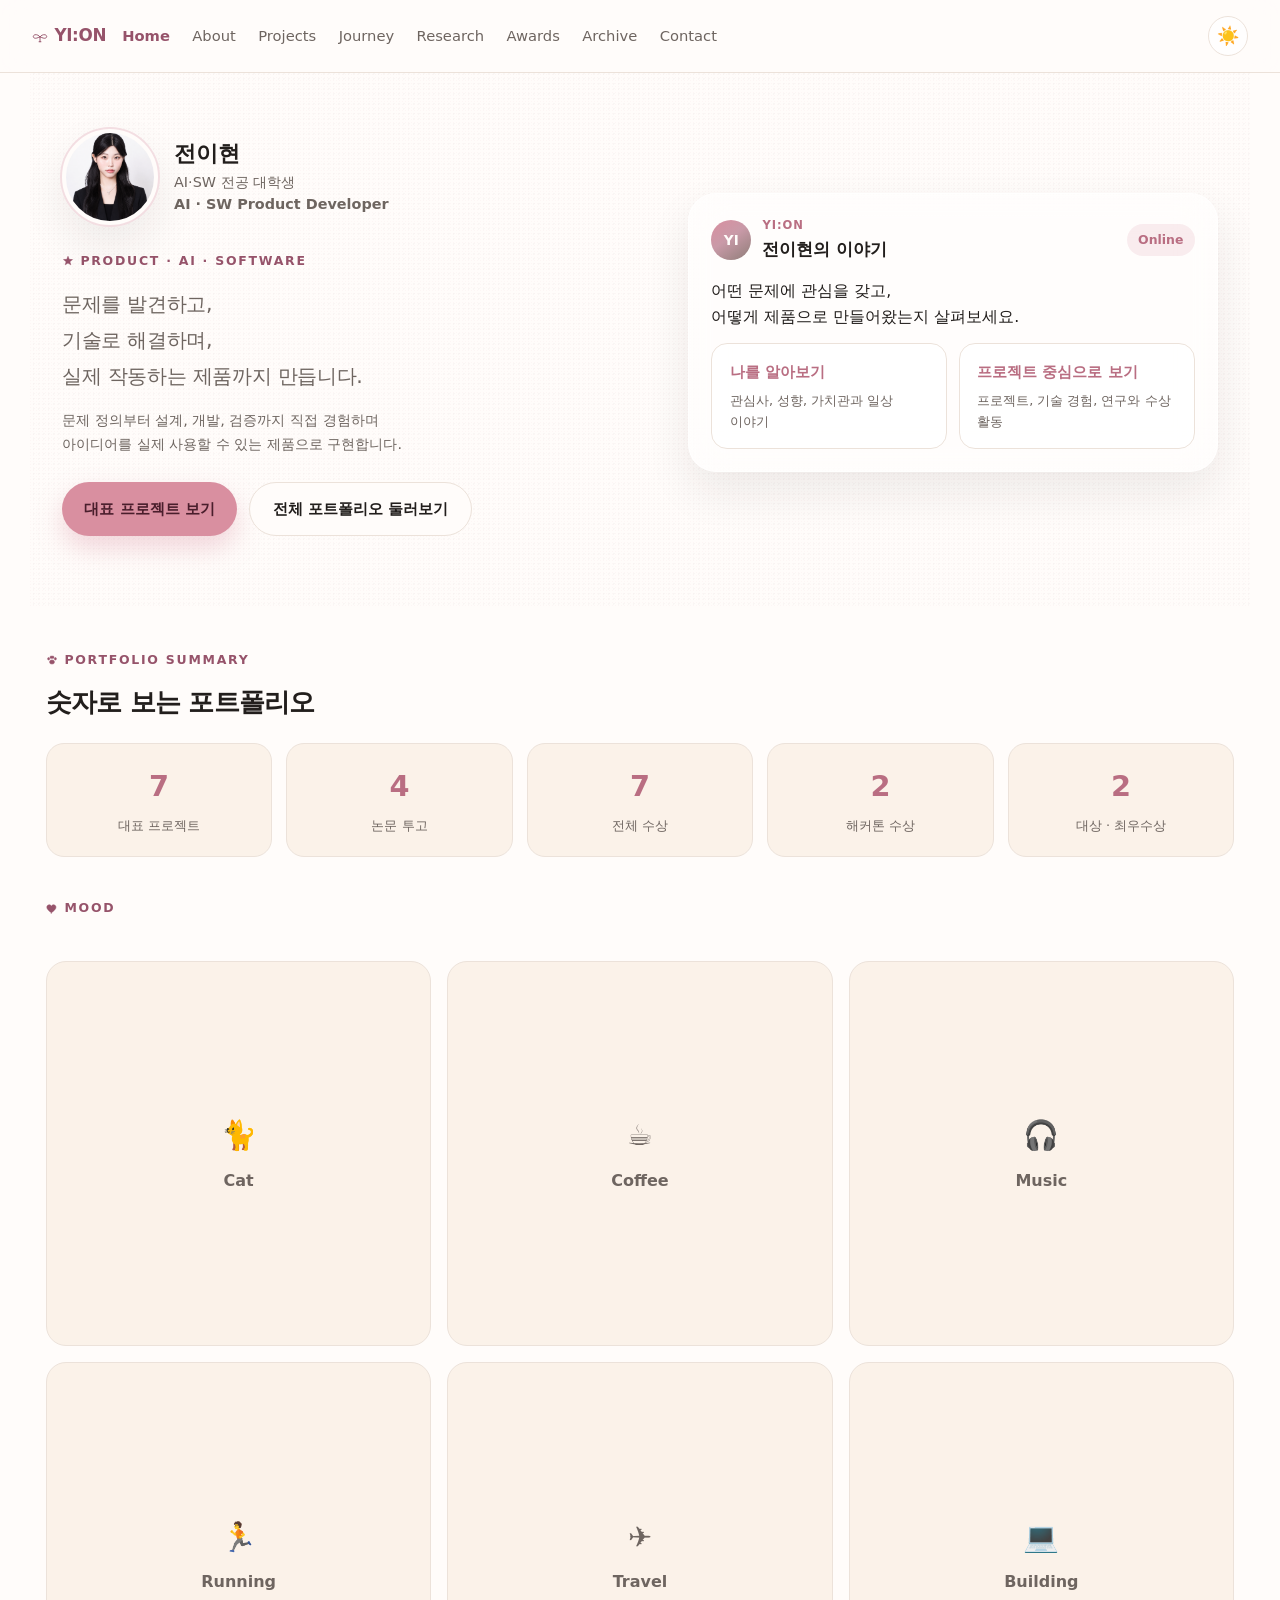
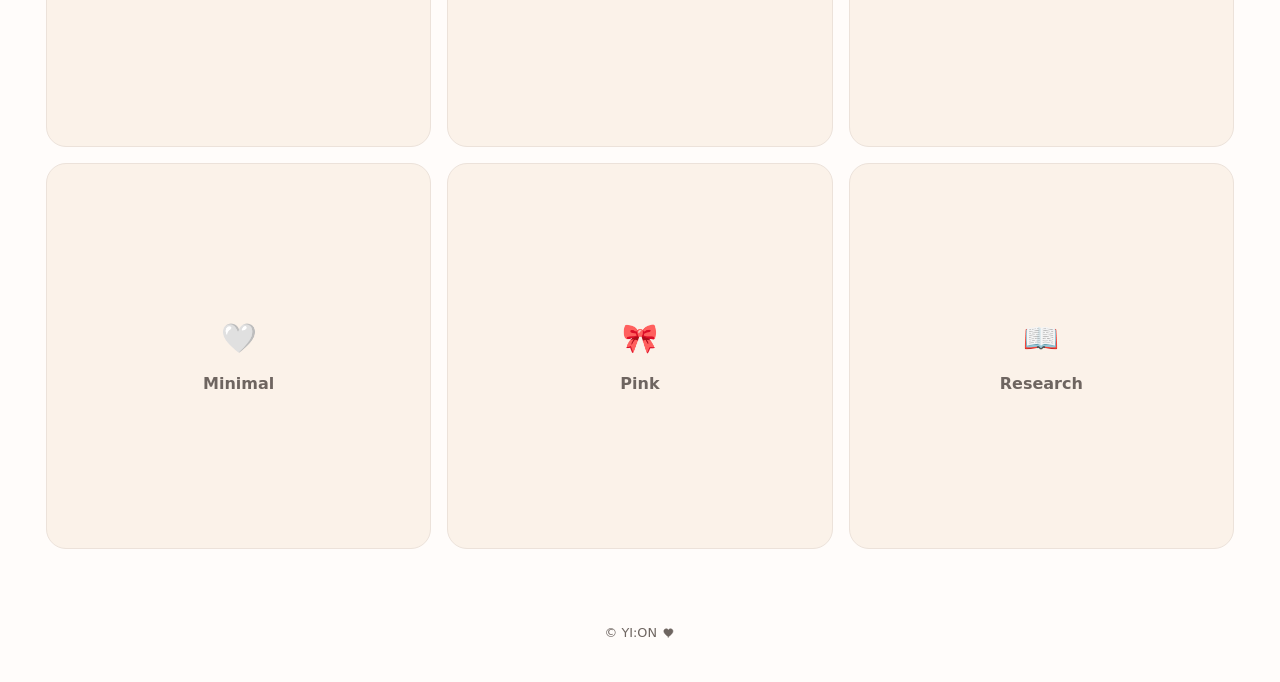
<file: index.html>
<!DOCTYPE html>
<html lang="ko">
  <head>
    <meta charset="UTF-8" />
    <script>(()=>{const v=new URLSearchParams(location.search).get('theme');const t=v==='interview'?'interview':'daily';document.documentElement.dataset.theme=t;document.documentElement.style.colorScheme=t==='interview'?'dark':'light'})()</script>
    <meta name="color-scheme" content="light dark" />
    <meta name="theme-color" content="#1d1a1f" />
    <link rel="icon" href="favicon.svg" type="image/svg+xml" />
    <meta name="viewport" content="width=device-width, initial-scale=1.0" />
    <title>YI:ON — 전이현을 가장 잘 아는 AI</title>
    <meta
      name="description"
      content="YI:ON은 전이현을 가장 잘 아는 AI입니다. 프로젝트, 연구, 해커톤, 창업, 취향과 성장 기록을 대화하며 알아가는 인터랙티브 포트폴리오 아카이브."
    />
    <link rel="stylesheet" href="styles.css" />
    <link rel="stylesheet" href="theme.css" />
    <script src="theme.js" defer></script>
  </head>
  <body data-page="home">
    <!-- Kitty-core 아이콘 스프라이트: 캐릭터 없이 리본/발바닥/별/하트/고양이 귀 실루엣만 아주 작게 사용 -->
    <svg style="display: none">
      <symbol id="icon-ribbon" viewBox="0 0 24 24">
        <path d="M12 13.2c-1.6-2-4.6-3.6-7.4-3.1C2.7 10.5 1.6 12 2 13.4c.5 1.7 2.6 2.3 4.4 1.9 1.9-.4 3.9-1.3 5.6-2.1zm0 0c1.6-2 4.6-3.6 7.4-3.1 1.9.4 3 1.9 2.6 3.3-.5 1.7-2.6 2.3-4.4 1.9-1.9-.4-3.9-1.3-5.6-2.1zm0 0v7.4M10.6 20.6h2.8" fill="none" stroke="currentColor" stroke-width="1.4" stroke-linecap="round" stroke-linejoin="round"/>
      </symbol>
      <symbol id="icon-paw" viewBox="0 0 24 24">
        <ellipse cx="12" cy="16" rx="5" ry="4.2"/>
        <ellipse cx="5.2" cy="9.6" rx="2" ry="2.4"/>
        <ellipse cx="10.2" cy="6.4" rx="2" ry="2.6"/>
        <ellipse cx="13.8" cy="6.4" rx="2" ry="2.6"/>
        <ellipse cx="18.8" cy="9.6" rx="2" ry="2.4"/>
      </symbol>
      <symbol id="icon-star" viewBox="0 0 24 24">
        <path d="M12 2.5l2.4 6.2 6.6.4-5.2 4.2 1.8 6.4L12 16.2l-5.6 3.5 1.8-6.4-5.2-4.2 6.6-.4z"/>
      </symbol>
      <symbol id="icon-heart" viewBox="0 0 24 24">
        <path d="M12 20.2s-7.6-4.6-9.8-9.3C.6 7.4 2.4 4 5.9 3.6c2-.2 3.8.9 4.9 2.6 1.1-1.7 3-2.8 4.9-2.6 3.5.4 5.3 3.8 3.7 7.3-2.2 4.7-9.8 9.3-9.8 9.3z"/>
      </symbol>
      <symbol id="icon-cat-ears" viewBox="0 0 100 60">
        <path d="M14 46 C14 22, 26 8, 34 26 Z"/>
        <path d="M86 46 C86 22, 74 8, 66 26 Z"/>
      </symbol>
    </svg>

    <header class="site-header">
      <a class="brand" href="index.html">
        <svg class="icon icon-ribbon" width="16" height="16"><use href="#icon-ribbon"/></svg>
        YI:ON
      </a>
      <nav class="nav-links" id="navLinks">
        <a href="index.html" data-nav="home">Home</a>
        <a href="about.html" data-nav="about">About</a>
        <a href="projects.html" data-nav="projects">Projects</a>
        <a href="journey.html" data-nav="journey">Journey</a>
        <a href="research.html" data-nav="research">Research</a>
        <a href="awards.html" data-nav="awards">Awards</a>
        <a href="archive.html" data-nav="archive">Archive</a>
        <a href="contact.html" data-nav="contact">Contact</a>
      </nav>
      <button class="nav-toggle" id="navToggle" aria-label="메뉴 열기" aria-expanded="false">
        <span></span><span></span><span></span>
      </button>
    </header>

    <main id="top">
      <section class="hero">
        <div class="hero-bg-grain" aria-hidden="true"></div>
        <div class="hero-copy reveal">
          <div class="profile-hero">
            <div class="avatar-photo avatar-photo-sm" aria-hidden="true">
              <svg class="cat-ears" viewBox="0 0 100 60" aria-hidden="true"><use href="#icon-cat-ears"/></svg>
              <span>YI</span>
            </div>
            <div>
              <p class="profile-hero-name">전이현</p>
              <p class="profile-hero-desc">
                AI·SW 전공 대학생<br />
                <strong>AI · SW Product Developer</strong>
              </p>
            </div>
          </div>
          <p class="eyebrow">
            <svg class="icon icon-star" width="12" height="12"><use href="#icon-star"/></svg>
            PRODUCT · AI · SOFTWARE
          </p>
          <h1 class="hero-text hero-statement">
            문제를 발견하고,<br />
            기술로 해결하며,<br />
            실제 작동하는 제품까지 만듭니다.
          </h1>
          <p class="hero-subtext">
            문제 정의부터 설계, 개발, 검증까지 직접 경험하며<br />
            아이디어를 실제 사용할 수 있는 제품으로 구현합니다.
          </p>
          <div class="hero-actions">
            <a class="btn btn-primary" href="projects.html">대표 프로젝트 보기</a>
            <a class="btn btn-secondary" href="#summary">전체 포트폴리오 둘러보기</a>
          </div>
        </div>

        <div class="hero-panel reveal" id="chat">
          <div class="chat-header">
            <div class="chat-header-left">
              <span class="ai-avatar">YI</span>
              <div>
                <p class="chat-label">YI:ON</p>
                <h2>전이현의 이야기</h2>
              </div>
            </div>
            <span class="status-pill">Online</span>
          </div>
          <p class="assistant-widget-prompt">
            어떤 문제에 관심을 갖고,<br />
            어떻게 제품으로 만들어왔는지 살펴보세요.
          </p>
          <div class="chat-entry-grid">
            <a class="chat-entry-card" href="chat-about.html">
              <span class="chat-entry-card-title">나를 알아보기</span>
              <span class="chat-entry-card-desc">관심사, 성향, 가치관과 일상 이야기</span>
            </a>
            <a class="chat-entry-card" href="chat-career.html">
              <span class="chat-entry-card-title">프로젝트 중심으로 보기</span>
              <span class="chat-entry-card-desc">프로젝트, 기술 경험, 연구와 수상 활동</span>
            </a>
          </div>
        </div>
      </section>

      <section class="section summary-section" id="summary">
        <div class="section-heading reveal">
          <p class="eyebrow">
            <svg class="icon icon-paw" width="12" height="12"><use href="#icon-paw"/></svg>
            Portfolio Summary
          </p>
          <h2>숫자로 보는 포트폴리오</h2>
        </div>
        <div class="summary-grid reveal" id="summaryGrid"></div>
      </section>

      <!-- 모바일 전용: 대표 프로젝트 (데스크톱은 CSS로 숨김) -->
      <section class="section mobile-only-section" id="homeFeatured">
        <div class="section-heading">
          <p class="eyebrow">
            <svg class="icon icon-star" width="12" height="12"><use href="#icon-star"/></svg>
            Featured
          </p>
          <h2>대표 프로젝트</h2>
        </div>
        <div class="card-grid-v2--scroll" id="homeFeaturedGrid"></div>
        <a class="card-detail-link" href="projects.html" style="display:inline-block; margin-top:0.8rem">전체 프로젝트 보기 →</a>
      </section>

      <!-- 모바일 전용: Research/Awards/Journey 바로가기 -->
      <section class="section mobile-only-section" id="homeQuickLinks">
        <div class="section-heading">
          <h2>더 알아보기</h2>
        </div>
        <div class="quicklink-grid">
          <a class="quicklink-card" href="research.html">
            <span class="quicklink-icon">📖</span>
            <span>Research</span>
            <span class="quicklink-sub" id="quickPapersSub"></span>
          </a>
          <a class="quicklink-card" href="awards.html">
            <span class="quicklink-icon">🏆</span>
            <span>Awards</span>
            <span class="quicklink-sub" id="quickAwardsSub"></span>
          </a>
          <a class="quicklink-card" href="journey.html">
            <span class="quicklink-icon">🧭</span>
            <span>Journey</span>
            <span class="quicklink-sub" id="quickJourneySub"></span>
          </a>
        </div>
      </section>

      <!-- 모바일 전용: 외부 링크바 -->
      <section class="section mobile-only-section" id="homeLinks">
        <div class="link-row link-row-center">
          <a class="link-chip" href="https://github.com/komosjs44-afk?tab=repositories" target="_blank" rel="noreferrer">GitHub</a>
          <a class="link-chip" href="https://instagram.com/hy_oiner" target="_blank" rel="noreferrer">Instagram</a>
          <a class="link-chip" href="mailto:komosjs44@hs.ac.kr">Email</a>
        </div>
      </section>

      <section class="section mood-section" id="mood">
        <div class="section-heading reveal">
          <p class="eyebrow">
            <svg class="icon icon-heart" width="12" height="12"><use href="#icon-heart"/></svg>
            Mood
          </p>
        </div>
        <div class="mood-grid">
          <div class="mood-card reveal"><span class="mood-emoji">🐈</span>Cat</div>
          <div class="mood-card reveal"><span class="mood-emoji">☕</span>Coffee</div>
          <div class="mood-card reveal"><span class="mood-emoji">🎧</span>Music</div>
          <div class="mood-card reveal"><span class="mood-emoji">🏃</span>Running</div>
          <div class="mood-card reveal"><span class="mood-emoji">✈️</span>Travel</div>
          <div class="mood-card reveal"><span class="mood-emoji">💻</span>Building</div>
          <div class="mood-card reveal"><span class="mood-emoji">🤍</span>Minimal</div>
          <div class="mood-card reveal"><span class="mood-emoji">🎀</span>Pink</div>
          <div class="mood-card reveal"><span class="mood-emoji">📖</span>Research</div>
        </div>
      </section>
    </main>

    <footer class="site-footer">
      <span>© YI:ON</span>
      <svg class="icon icon-heart" width="12" height="12"><use href="#icon-heart"/></svg>
    </footer>

    <nav class="app-tabbar" id="appTabbar" aria-label="주요 메뉴">
      <a class="app-tab" data-tab="home" href="index.html">
        <svg width="20" height="20" viewBox="0 0 24 24" fill="none" stroke="currentColor" stroke-width="1.6" stroke-linecap="round" stroke-linejoin="round"><path d="M3 11l9-7 9 7"/><path d="M5 10v9a1 1 0 0 0 1 1h4v-6h4v6h4a1 1 0 0 0 1-1v-9"/></svg>
        <span>Home</span>
      </a>
      <a class="app-tab" data-tab="projects" href="projects.html">
        <svg width="20" height="20" viewBox="0 0 24 24" fill="none" stroke="currentColor" stroke-width="1.6"><rect x="3" y="3" width="8" height="8" rx="2"/><rect x="13" y="3" width="8" height="8" rx="2"/><rect x="3" y="13" width="8" height="8" rx="2"/><rect x="13" y="13" width="8" height="8" rx="2"/></svg>
        <span>Projects</span>
      </a>
      <a class="app-tab" data-tab="chat" href="chat.html">
        <svg width="20" height="20" viewBox="0 0 24 24" fill="none" stroke="currentColor" stroke-width="1.6" stroke-linecap="round" stroke-linejoin="round"><path d="M21 11.5a8.38 8.38 0 0 1-.9 3.8 8.5 8.5 0 0 1-7.6 4.7 8.38 8.38 0 0 1-3.8-.9L3 21l1.9-5.7a8.38 8.38 0 0 1-.9-3.8 8.5 8.5 0 0 1 4.7-7.6 8.38 8.38 0 0 1 3.8-.9h.5a8.48 8.48 0 0 1 8 8v.5z"/></svg>
        <span>Chat</span>
      </a>
      <a class="app-tab" data-tab="profile" href="about.html">
        <svg width="20" height="20" viewBox="0 0 24 24" fill="none" stroke="currentColor" stroke-width="1.6" stroke-linecap="round"><circle cx="12" cy="8" r="4"/><path d="M4 20c0-4 3.6-7 8-7s8 3 8 7"/></svg>
        <span>Profile</span>
      </a>
    </nav>

    <script src="data/projects.js"></script>
    <script src="data/papers.js"></script>
    <script src="data/awards.js"></script>
    <script src="data/activities.js"></script>
    <script src="data/presentations.js"></script>
    <script src="data/chat-engine.js"></script>
    <script src="script.js"></script>
  </body>
</html>
</file>
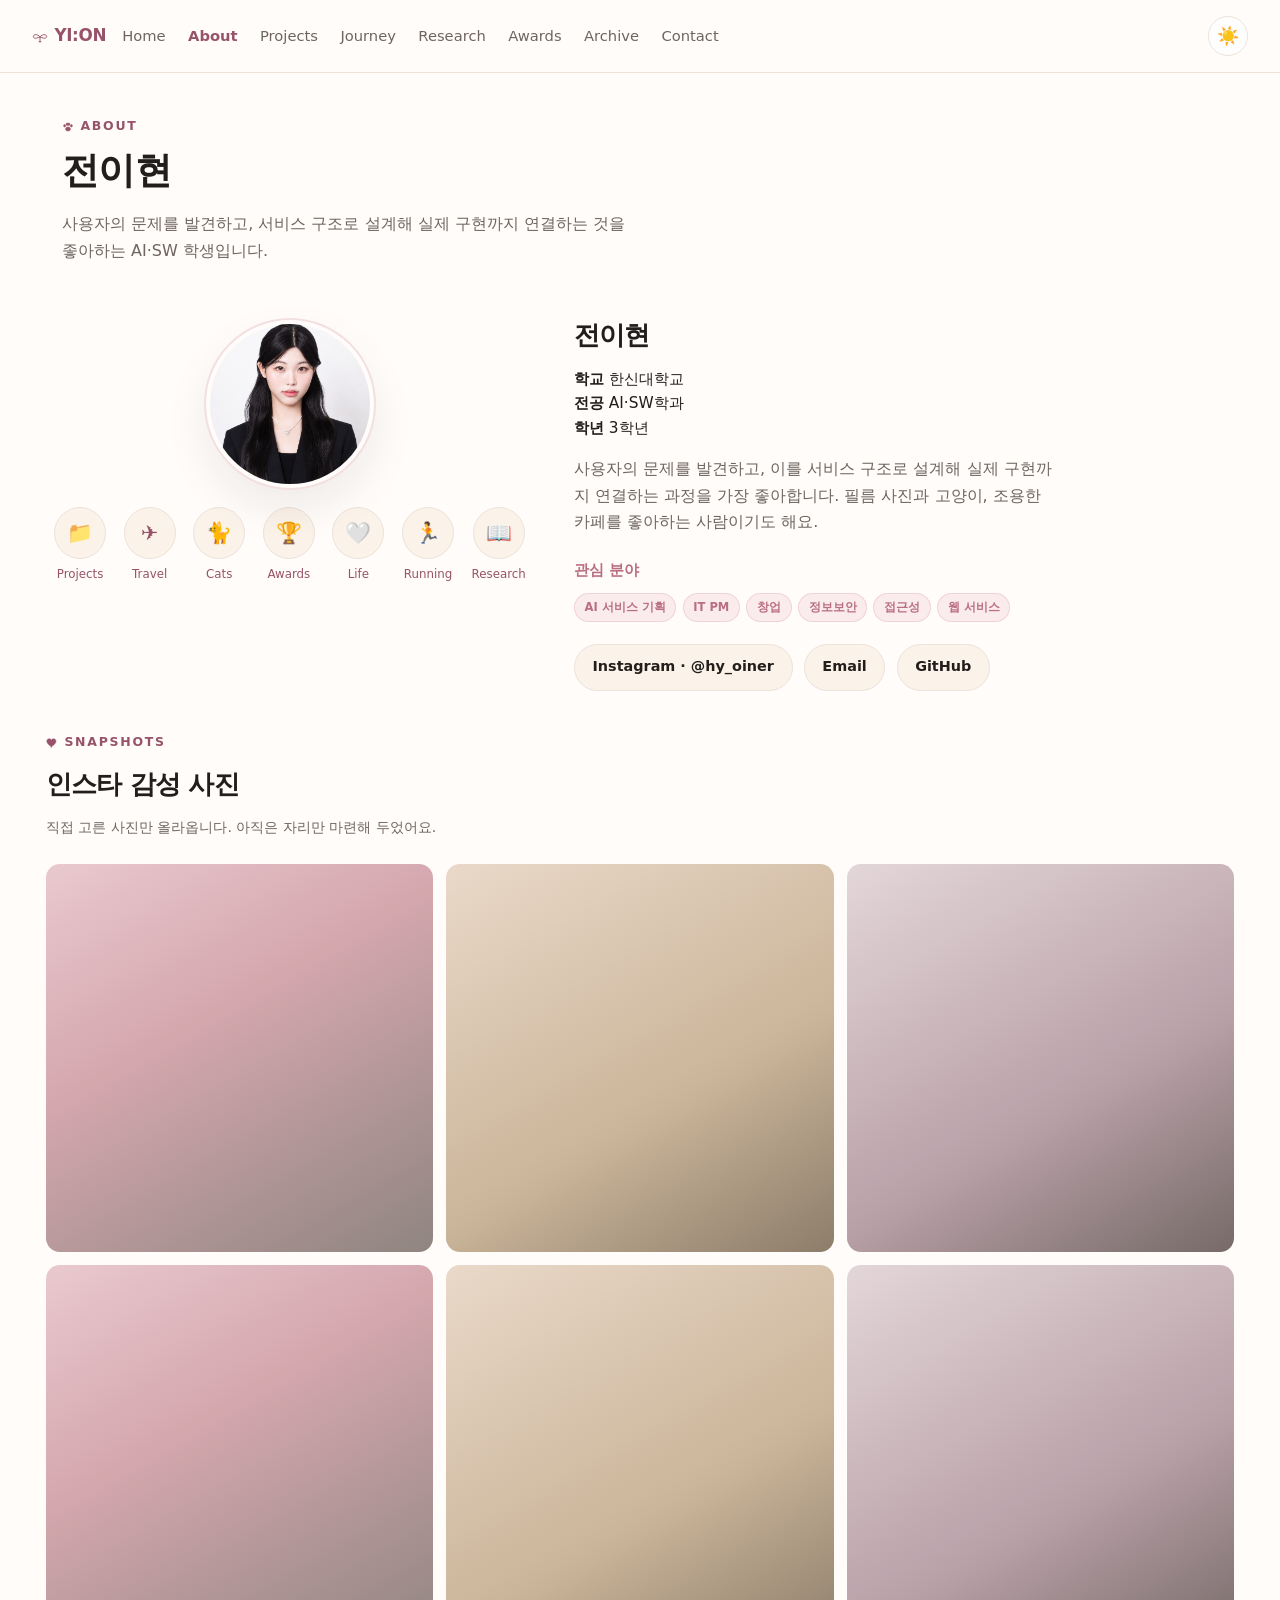
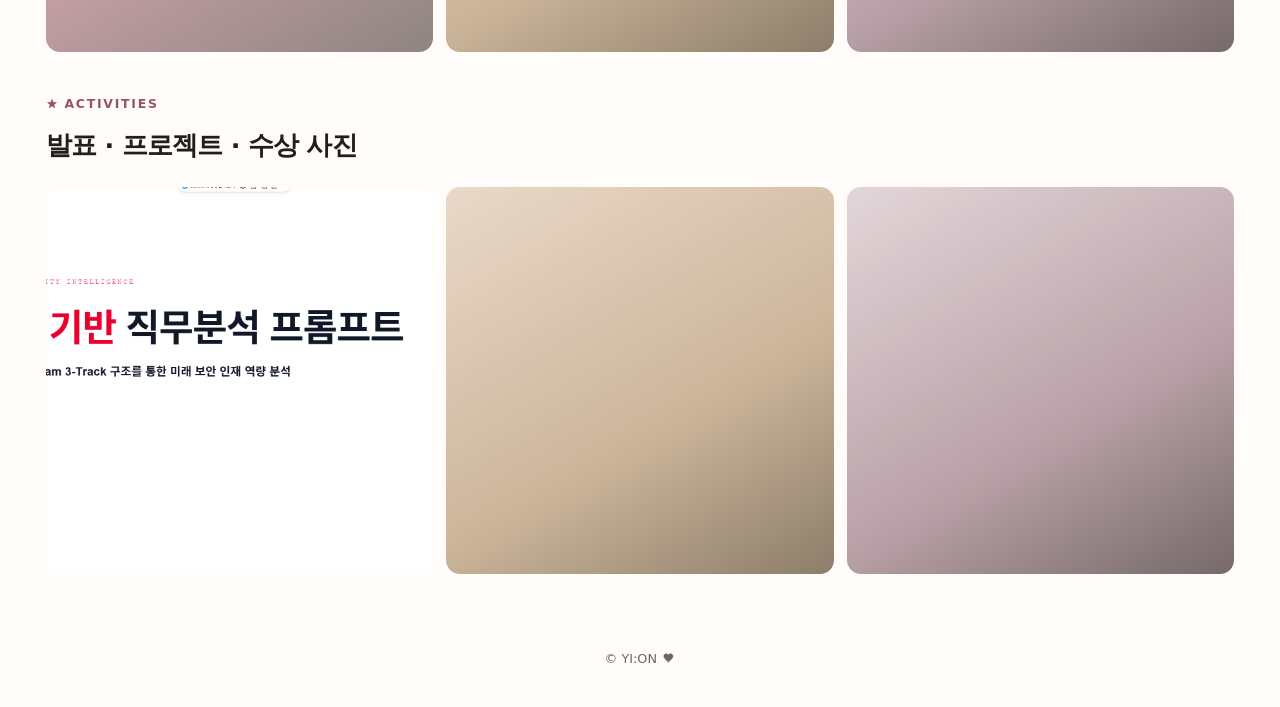
<file: about.html>
<!DOCTYPE html>
<html lang="ko">
  <head>
    <meta charset="UTF-8" />
    <script>(()=>{const v=new URLSearchParams(location.search).get('theme');const t=v==='interview'?'interview':'daily';document.documentElement.dataset.theme=t;document.documentElement.style.colorScheme=t==='interview'?'dark':'light'})()</script>
    <meta name="color-scheme" content="light dark" />
    <meta name="theme-color" content="#1d1a1f" />
    <link rel="icon" href="favicon.svg" type="image/svg+xml" />
    <meta name="viewport" content="width=device-width, initial-scale=1.0" />
    <title>About — YI:ON</title>
    <meta name="description" content="전이현의 프로필, 관심 분야, 활동과 수상 사진 아카이브" />
    <link rel="stylesheet" href="styles.css" />
    <link rel="stylesheet" href="theme.css" />
    <script src="theme.js" defer></script>
  </head>
  <body data-page="about">
    <svg style="display: none">
      <symbol id="icon-ribbon" viewBox="0 0 24 24">
        <path d="M12 13.2c-1.6-2-4.6-3.6-7.4-3.1C2.7 10.5 1.6 12 2 13.4c.5 1.7 2.6 2.3 4.4 1.9 1.9-.4 3.9-1.3 5.6-2.1zm0 0c1.6-2 4.6-3.6 7.4-3.1 1.9.4 3 1.9 2.6 3.3-.5 1.7-2.6 2.3-4.4 1.9-1.9-.4-3.9-1.3-5.6-2.1zm0 0v7.4M10.6 20.6h2.8" fill="none" stroke="currentColor" stroke-width="1.4" stroke-linecap="round" stroke-linejoin="round"/>
      </symbol>
      <symbol id="icon-paw" viewBox="0 0 24 24">
        <ellipse cx="12" cy="16" rx="5" ry="4.2"/>
        <ellipse cx="5.2" cy="9.6" rx="2" ry="2.4"/>
        <ellipse cx="10.2" cy="6.4" rx="2" ry="2.6"/>
        <ellipse cx="13.8" cy="6.4" rx="2" ry="2.6"/>
        <ellipse cx="18.8" cy="9.6" rx="2" ry="2.4"/>
      </symbol>
      <symbol id="icon-star" viewBox="0 0 24 24">
        <path d="M12 2.5l2.4 6.2 6.6.4-5.2 4.2 1.8 6.4L12 16.2l-5.6 3.5 1.8-6.4-5.2-4.2 6.6-.4z"/>
      </symbol>
      <symbol id="icon-heart" viewBox="0 0 24 24">
        <path d="M12 20.2s-7.6-4.6-9.8-9.3C.6 7.4 2.4 4 5.9 3.6c2-.2 3.8.9 4.9 2.6 1.1-1.7 3-2.8 4.9-2.6 3.5.4 5.3 3.8 3.7 7.3-2.2 4.7-9.8 9.3-9.8 9.3z"/>
      </symbol>
      <symbol id="icon-cat-ears" viewBox="0 0 100 60">
        <path d="M14 46 C14 22, 26 8, 34 26 Z"/>
        <path d="M86 46 C86 22, 74 8, 66 26 Z"/>
      </symbol>
    </svg>

    <header class="site-header">
      <a class="brand" href="index.html">
        <svg class="icon icon-ribbon" width="16" height="16"><use href="#icon-ribbon"/></svg>
        YI:ON
      </a>
      <nav class="nav-links" id="navLinks">
        <a href="index.html" data-nav="home">Home</a>
        <a href="about.html" data-nav="about">About</a>
        <a href="projects.html" data-nav="projects">Projects</a>
        <a href="journey.html" data-nav="journey">Journey</a>
        <a href="research.html" data-nav="research">Research</a>
        <a href="awards.html" data-nav="awards">Awards</a>
        <a href="archive.html" data-nav="archive">Archive</a>
        <a href="contact.html" data-nav="contact">Contact</a>
      </nav>
      <button class="nav-toggle" id="navToggle" aria-label="메뉴 열기" aria-expanded="false">
        <span></span><span></span><span></span>
      </button>
    </header>

    <main>
      <!-- 데스크톱(900px 이상) 전용: 기존 인스타 프로필 레이아웃 그대로 -->
      <div id="aboutDesktop">
      <div class="page-hero reveal">
        <p class="eyebrow">
          <svg class="icon icon-paw" width="12" height="12"><use href="#icon-paw"/></svg>
          About
        </p>
        <h1>전이현</h1>
        <p>사용자의 문제를 발견하고, 서비스 구조로 설계해 실제 구현까지 연결하는 것을 좋아하는 AI·SW 학생입니다.</p>
      </div>

      <section class="section about-section" id="profile">
        <div class="ig-profile reveal">
          <div class="ig-profile-left">
            <!-- 메인 프로필 사진은 .avatar-photo 배경의 assets/profile-suit.png를 사용 -->
            <div class="avatar-photo">
              <svg class="cat-ears" viewBox="0 0 100 60" aria-hidden="true"><use href="#icon-cat-ears"/></svg>
              <span>YI</span>
            </div>
            <div class="highlights">
              <a class="highlight" href="projects.html">
                <span class="highlight-circle">📁</span>Projects
              </a>
              <a class="highlight" href="index.html#mood">
                <span class="highlight-circle">✈️</span>Travel
              </a>
              <a class="highlight" href="index.html#mood">
                <span class="highlight-circle">🐈</span>Cats
              </a>
              <a class="highlight" href="awards.html">
                <span class="highlight-circle">🏆</span>Awards
              </a>
              <a class="highlight" href="index.html#mood">
                <span class="highlight-circle">🤍</span>Life
              </a>
              <a class="highlight" href="index.html#mood">
                <span class="highlight-circle">🏃</span>Running
              </a>
              <a class="highlight" href="research.html">
                <span class="highlight-circle">📖</span>Research
              </a>
            </div>
          </div>

          <div class="ig-profile-right">
            <h2 class="ig-name">전이현</h2>
            <ul class="ig-bio">
              <li><strong>학교</strong> 한신대학교</li>
              <li><strong>전공</strong> AI·SW학과</li>
              <li><strong>학년</strong> 3학년</li>
            </ul>
            <p class="ig-desc">
              사용자의 문제를 발견하고, 이를 서비스 구조로 설계해 실제 구현까지 연결하는 과정을 가장 좋아합니다.
              필름 사진과 고양이, 조용한 카페를 좋아하는 사람이기도 해요.
            </p>

            <h3 style="font-size: 0.95rem; margin: 1.4rem 0 0.6rem; color: var(--rose-deep)">관심 분야</h3>
            <div class="badge-row">
              <span class="status-badge">AI 서비스 기획</span>
              <span class="status-badge">IT PM</span>
              <span class="status-badge">창업</span>
              <span class="status-badge">정보보안</span>
              <span class="status-badge">접근성</span>
              <span class="status-badge">웹 서비스</span>
            </div>

            <div class="contact-links" style="justify-content: flex-start; margin-top: 1.4rem">
              <a href="https://instagram.com/hy_oiner" target="_blank" rel="noreferrer">Instagram · @hy_oiner</a>
              <a href="mailto:komosjs44@hs.ac.kr">Email</a>
              <a href="https://github.com/komosjs44-afk?tab=repositories" target="_blank" rel="noreferrer">GitHub</a>
            </div>
          </div>
        </div>
      </section>

      <section class="section" id="gallery">
        <div class="section-heading reveal">
          <p class="eyebrow">
            <svg class="icon icon-heart" width="12" height="12"><use href="#icon-heart"/></svg>
            Snapshots
          </p>
          <h2>인스타 감성 사진</h2>
          <p style="color: var(--ink-muted); font-size: 0.88rem; margin-top: 0.4rem">
            <!-- 실제 사진 삽입 위치: 아래 .photo-tile 각각에 background-image: url('assets/...') 지정 -->
            직접 고른 사진만 올라옵니다. 아직은 자리만 마련해 두었어요.
          </p>
        </div>
        <div class="photo-grid reveal">
          <div class="photo-tile"></div>
          <div class="photo-tile"></div>
          <div class="photo-tile"></div>
          <div class="photo-tile"></div>
          <div class="photo-tile"></div>
          <div class="photo-tile"></div>
        </div>
      </section>

      <section class="section" id="activity-photos">
        <div class="section-heading reveal">
          <p class="eyebrow">
            <svg class="icon icon-star" width="12" height="12"><use href="#icon-star"/></svg>
            Activities
          </p>
          <h2>발표 · 프로젝트 · 수상 사진</h2>
        </div>
        <div class="photo-grid reveal">
          <div class="photo-tile"></div>
          <div class="photo-tile"></div>
          <div class="photo-tile"></div>
        </div>
      </section>
      </div>

      <!-- 모바일/태블릿(900px 미만) 전용: Profile 요약 대시보드 -->
      <div class="profile-mobile" id="profileMobile">
        <!-- 1. Profile Hero -->
        <div class="profile-hero">
          <div class="avatar-photo">
            <svg class="cat-ears" viewBox="0 0 100 60" aria-hidden="true"><use href="#icon-cat-ears"/></svg>
            <span>YI</span>
          </div>
          <h1 class="profile-hero-name">전이현</h1>
          <p class="profile-hero-desc">
            <strong>AI·SW 전공 대학생</strong><br />
            문제를 정의하고, AI·SW 기술을 활용해<br />
            <strong>직접 해결책을 구현하는 개발자입니다.</strong>
          </p>
          <div class="badge-row profile-hero-badges">
            <span class="status-badge">AI · SW</span>
            <span class="status-badge">Web · Mobile</span>
            <span class="status-badge">Product Development</span>
          </div>
          <div class="link-row link-row-center">
            <a class="link-chip" href="https://github.com/komosjs44-afk?tab=repositories" target="_blank" rel="noreferrer">GitHub</a>
            <a class="link-chip" href="mailto:komosjs44@hs.ac.kr">Email</a>
          </div>
        </div>

        <!-- 2. 자기소개 -->
        <section class="profile-section">
          <h2 class="profile-section-title">자기소개</h2>
          <p class="profile-intro">
            사용자의 불편과 반복되는 문제를 발견하고, 이를 기술로 해결하는 과정에 관심이 많습니다.
          </p>
          <p class="profile-intro">
            단순히 아이디어를 제안하거나 기능을 기획하는 데서 끝내지 않고, <strong>문제를 정의하고 해결 방법을 설계한 뒤 실제 작동하는 서비스까지 직접 구현하는 것</strong>을 중요하게 생각합니다.
          </p>
          <p class="profile-intro">
            AI·SW를 전공하며 웹과 모바일 서비스를 직접 개발해왔고, AI 역시 기술 자체를 사용하는 것보다 <strong>실제 문제를 해결하는 기능으로 제품 안에 적용하는 방법</strong>에 관심을 두고 있습니다.
          </p>
          <p class="profile-intro">
            프로젝트를 진행할 때는<br />
            <strong>문제 발견 → 문제 정의 → 해결 구조 설계 → 개발 → 검증</strong><br />
            과정을 직접 연결하려고 합니다.
          </p>
          <div id="profileIntroExtra" hidden>
            <p class="profile-intro">
              해커톤, 창업 프로젝트, 연구 활동 등 다양한 프로젝트를 진행하며 프론트엔드 개발부터 백엔드 연동, 데이터 활용, AI 기능 구현까지 경험했습니다.
            </p>
            <p class="profile-intro">
              특히 사용자가 실제로 겪는 문제에서 출발해 필요한 기능을 정의하고, 이를 직접 구현해 작동하는 형태로 만드는 프로젝트를 선호합니다.
            </p>
            <p class="profile-intro">
              앞으로도 특정 기술이나 역할 하나에 한정하기보다, <strong>문제를 정확히 정의하고 적절한 기술을 선택해 실제 제품으로 구현할 수 있는 개발자</strong>로 성장하고자 합니다.
            </p>
          </div>
          <button type="button" class="profile-more-btn" id="profileIntroToggle">더보기</button>
        </section>

        <!-- 3. 현재 관심 영역 -->
        <section class="profile-section">
          <h2 class="profile-section-title">현재 관심 영역</h2>
          <div class="interest-grid">
            <div class="interest-card">
              <h3>AI Product</h3>
              <p>AI를 단순 기능으로 추가하는 것이 아니라 실제 사용자 문제를 해결하는 기능으로 적용하는 방법</p>
            </div>
            <div class="interest-card">
              <h3>Web · Mobile</h3>
              <p>아이디어를 사용자가 직접 경험할 수 있는 웹·모바일 서비스로 구현하는 과정</p>
            </div>
            <div class="interest-card">
              <h3>Product Engineering</h3>
              <p>문제 정의부터 기능 설계, 개발, 검증까지 제품 개발 전 과정을 연결하는 방식</p>
            </div>
            <div class="interest-card">
              <h3>Data · Research</h3>
              <p>데이터와 사용자 근거를 활용해 문제를 분석하고 제품의 방향을 검증하는 과정</p>
            </div>
          </div>
        </section>

        <!-- 4. 기술 스택 -->
        <section class="profile-section">
          <h2 class="profile-section-title">기술 스택</h2>
          <div id="profileSkills"></div>
        </section>

        <!-- 5. 대표 수상 -->
        <section class="profile-section">
          <div class="profile-section-head">
            <h2 class="profile-section-title">대표 수상</h2>
            <a class="card-detail-link" href="awards.html">전체보기 →</a>
          </div>
          <div id="profileAwards"></div>
        </section>

        <!-- 6. 대표 연구·논문 -->
        <section class="profile-section">
          <div class="profile-section-head">
            <h2 class="profile-section-title">대표 연구·논문</h2>
            <a class="card-detail-link" href="research.html">전체보기 →</a>
          </div>
          <div id="profileResearch"></div>
        </section>

        <!-- 7. Journey / Activities -->
        <section class="profile-section">
          <div class="profile-section-head">
            <h2 class="profile-section-title">Journey &amp; Activities</h2>
            <a class="card-detail-link" href="journey.html">전체보기 →</a>
          </div>
          <div id="profileJourney"></div>
        </section>

        <!-- 8. Archive 진입 카드 -->
        <section class="profile-section">
          <a class="archive-entry-card" href="archive.html">
            <h2>전체 아카이브 보기</h2>
            <p>프로젝트, 발표, 수상, 연구 기록을 한곳에서 확인하세요.</p>
            <span class="card-detail-link">Archive 열기 →</span>
          </a>
        </section>

        <!-- 9. Contact -->
        <section class="profile-section">
          <h2 class="profile-section-title">Contact</h2>
          <div class="link-row">
            <a class="link-chip" href="mailto:komosjs44@hs.ac.kr">Email</a>
            <a class="link-chip" href="https://github.com/komosjs44-afk?tab=repositories" target="_blank" rel="noreferrer">GitHub</a>
            <a class="link-chip" href="https://instagram.com/hy_oiner" target="_blank" rel="noreferrer">Instagram · @hy_oiner</a>
          </div>
        </section>

        <!-- 10. 외부 링크(개별 페이지) -->
        <section class="profile-section">
          <a class="card-detail-link" href="contact.html">Contact 페이지에서 더 보기 →</a>
        </section>
      </div>
    </main>

    <footer class="site-footer">
      <span>© YI:ON</span>
      <svg class="icon icon-heart" width="12" height="12"><use href="#icon-heart"/></svg>
    </footer>

    <nav class="app-tabbar" id="appTabbar" aria-label="주요 메뉴">
      <a class="app-tab" data-tab="home" href="index.html">
        <svg width="20" height="20" viewBox="0 0 24 24" fill="none" stroke="currentColor" stroke-width="1.6" stroke-linecap="round" stroke-linejoin="round"><path d="M3 11l9-7 9 7"/><path d="M5 10v9a1 1 0 0 0 1 1h4v-6h4v6h4a1 1 0 0 0 1-1v-9"/></svg>
        <span>Home</span>
      </a>
      <a class="app-tab" data-tab="projects" href="projects.html">
        <svg width="20" height="20" viewBox="0 0 24 24" fill="none" stroke="currentColor" stroke-width="1.6"><rect x="3" y="3" width="8" height="8" rx="2"/><rect x="13" y="3" width="8" height="8" rx="2"/><rect x="3" y="13" width="8" height="8" rx="2"/><rect x="13" y="13" width="8" height="8" rx="2"/></svg>
        <span>Projects</span>
      </a>
      <a class="app-tab" data-tab="chat" href="chat.html">
        <svg width="20" height="20" viewBox="0 0 24 24" fill="none" stroke="currentColor" stroke-width="1.6" stroke-linecap="round" stroke-linejoin="round"><path d="M21 11.5a8.38 8.38 0 0 1-.9 3.8 8.5 8.5 0 0 1-7.6 4.7 8.38 8.38 0 0 1-3.8-.9L3 21l1.9-5.7a8.38 8.38 0 0 1-.9-3.8 8.5 8.5 0 0 1 4.7-7.6 8.38 8.38 0 0 1 3.8-.9h.5a8.48 8.48 0 0 1 8 8v.5z"/></svg>
        <span>Chat</span>
      </a>
      <a class="app-tab" data-tab="profile" href="about.html">
        <svg width="20" height="20" viewBox="0 0 24 24" fill="none" stroke="currentColor" stroke-width="1.6" stroke-linecap="round"><circle cx="12" cy="8" r="4"/><path d="M4 20c0-4 3.6-7 8-7s8 3 8 7"/></svg>
        <span>Profile</span>
      </a>
    </nav>

    <script src="data/projects.js"></script>
    <script src="data/papers.js"></script>
    <script src="data/awards.js"></script>
    <script src="data/activities.js"></script>
    <script src="data/presentations.js"></script>
    <script src="script.js"></script>
  </body>
</html>
</file>
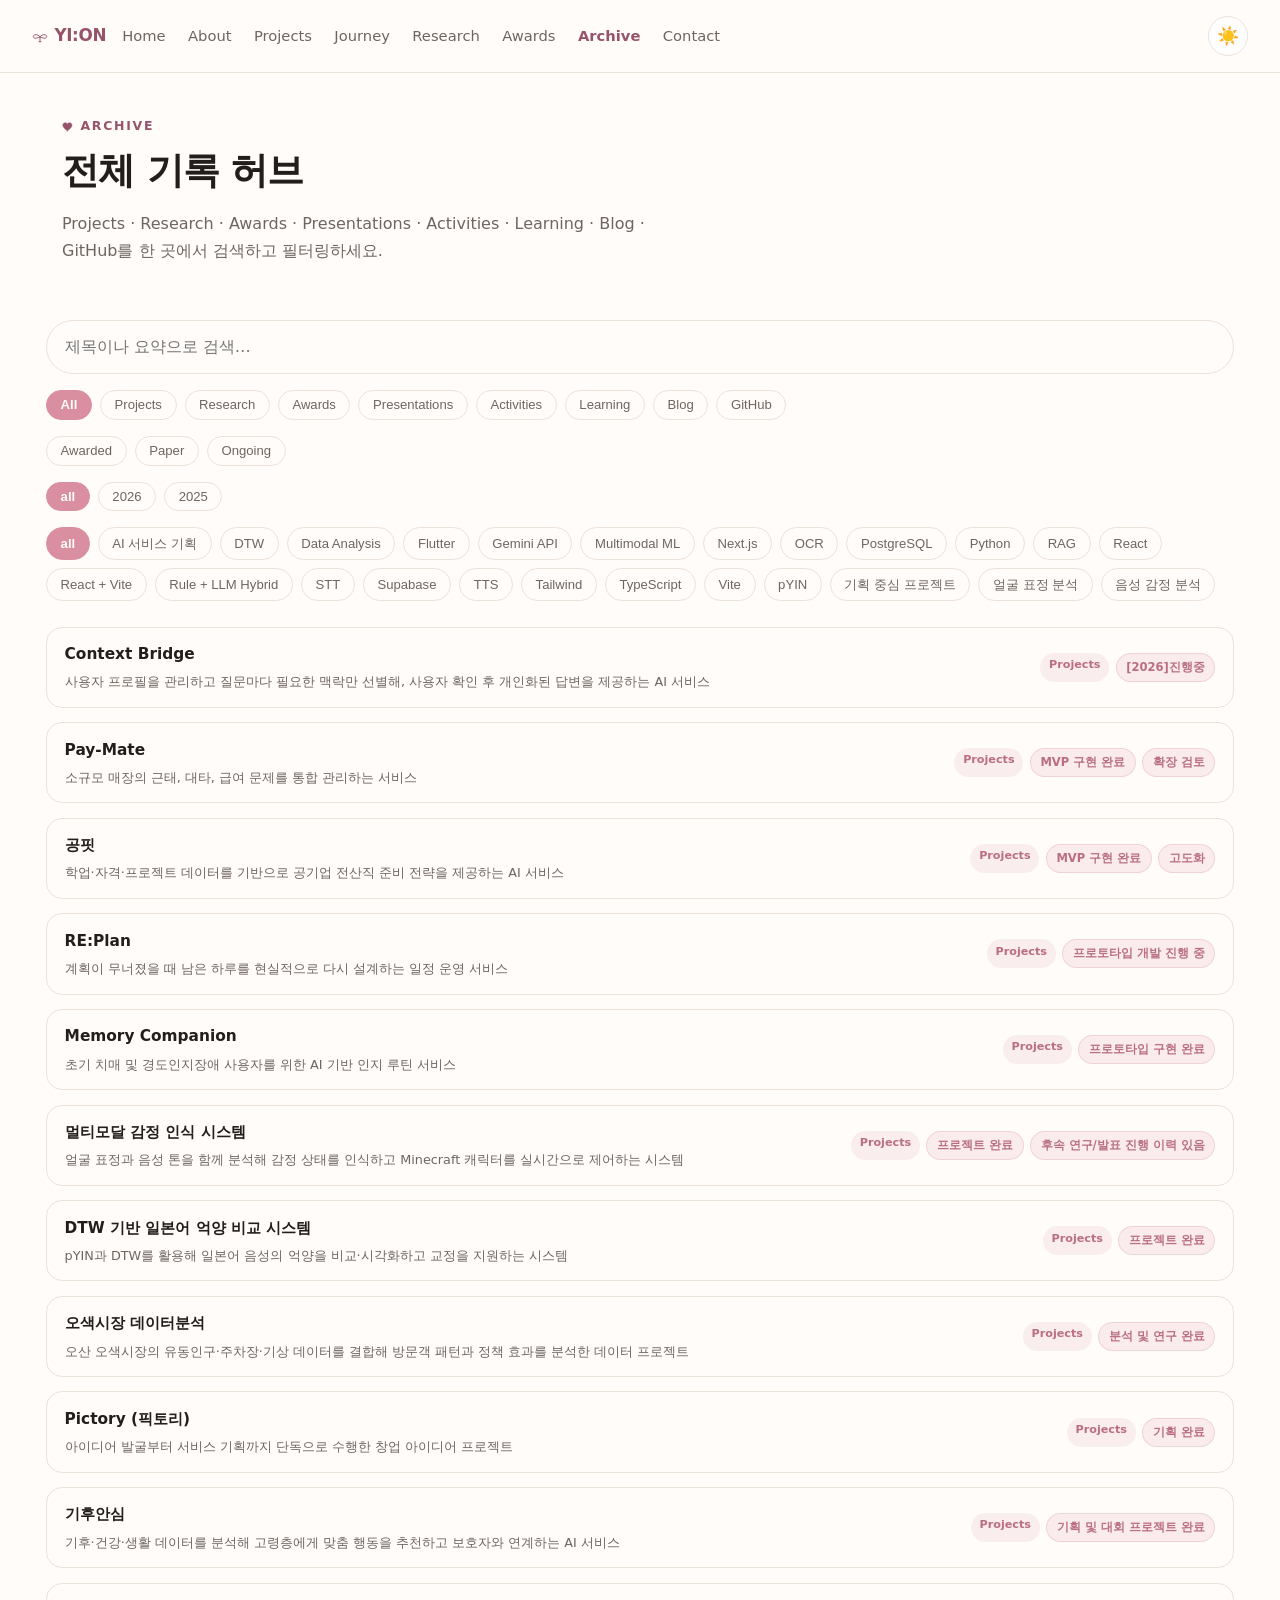
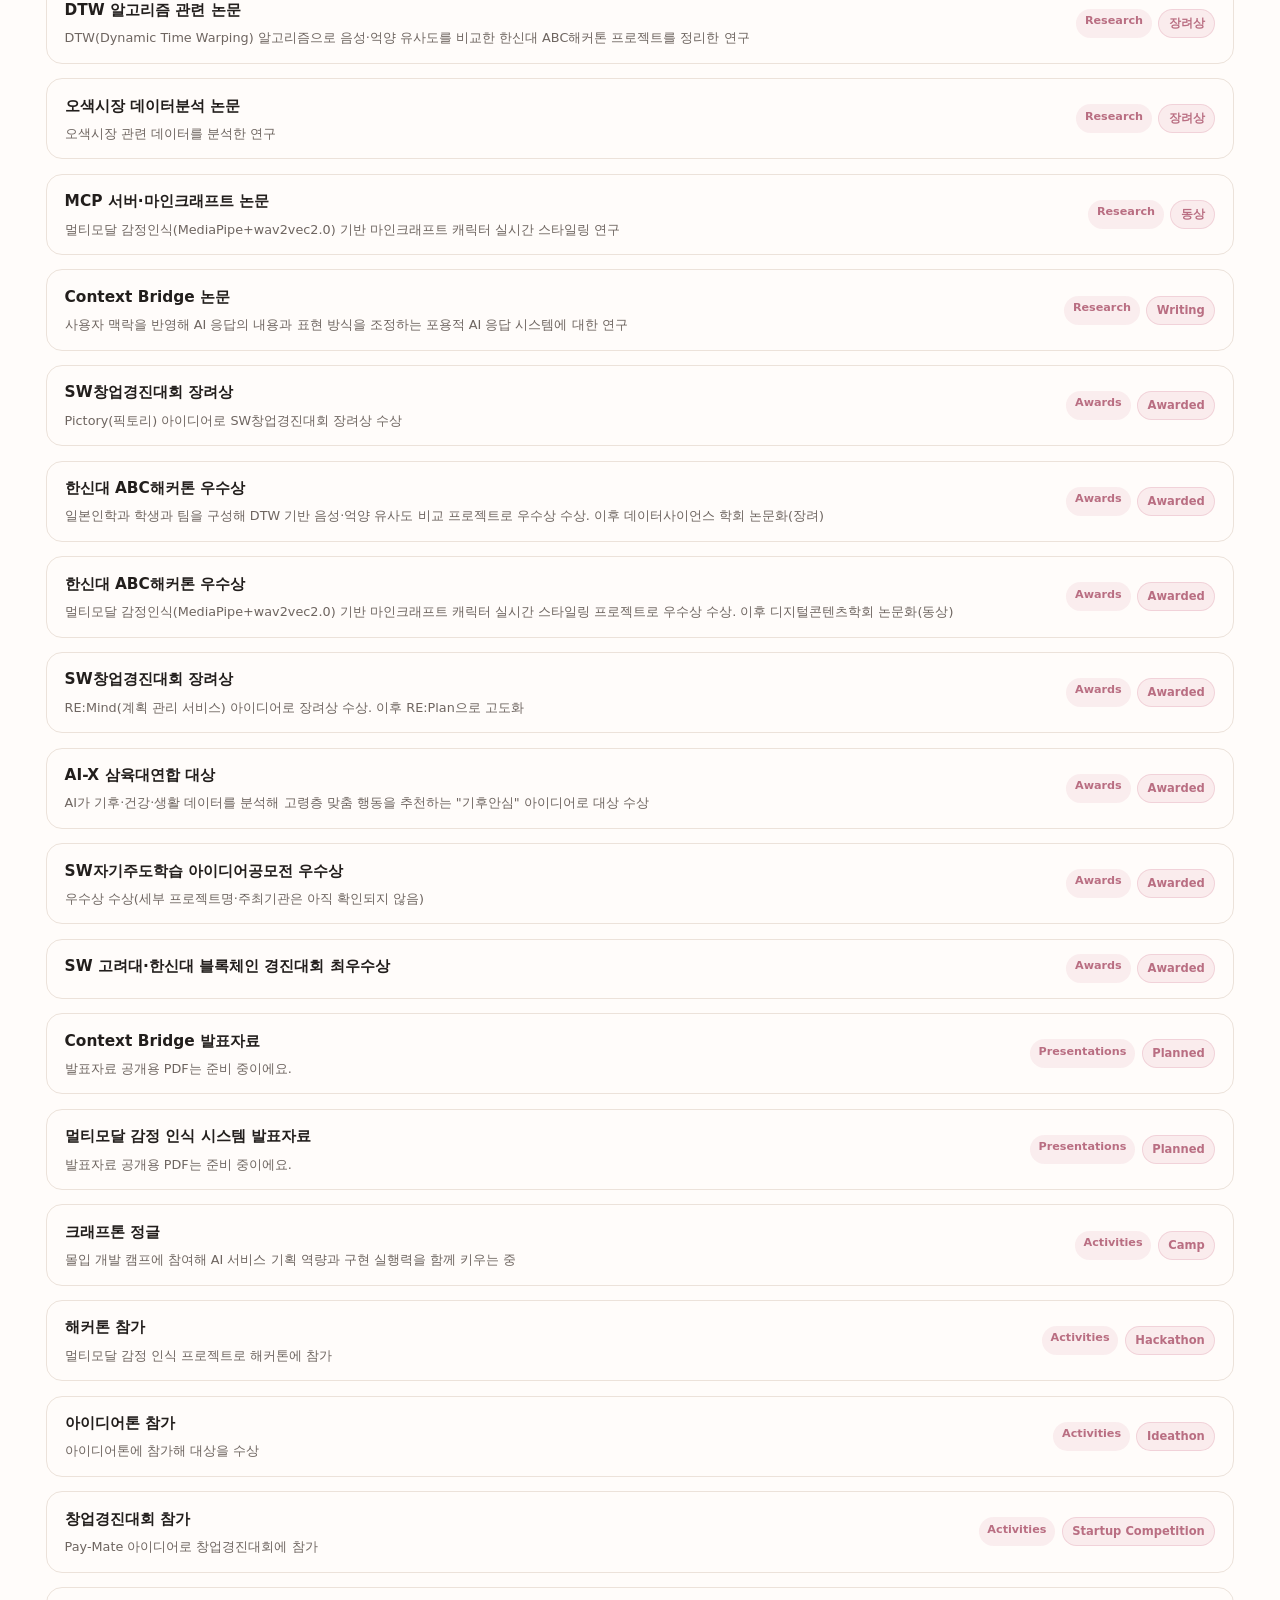
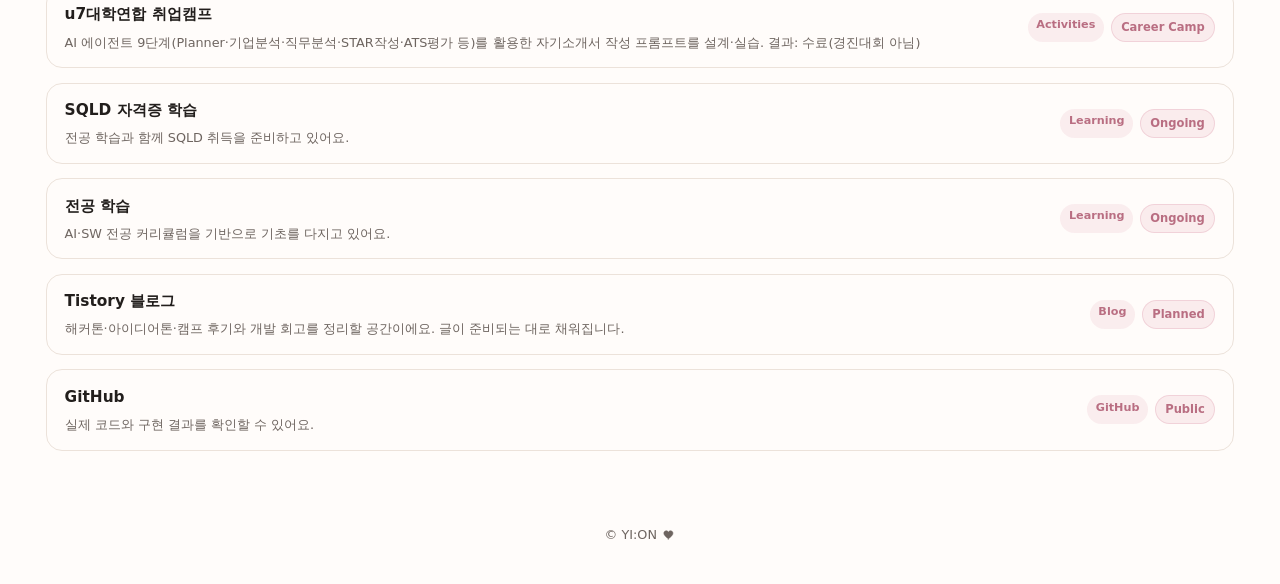
<file: archive.html>
<!DOCTYPE html>
<html lang="ko">
  <head>
    <meta charset="UTF-8" />
    <script>(()=>{const v=new URLSearchParams(location.search).get('theme');const t=v==='interview'?'interview':'daily';document.documentElement.dataset.theme=t;document.documentElement.style.colorScheme=t==='interview'?'dark':'light'})()</script>
    <meta name="color-scheme" content="light dark" />
    <meta name="theme-color" content="#1d1a1f" />
    <link rel="icon" href="favicon.svg" type="image/svg+xml" />
    <meta name="viewport" content="width=device-width, initial-scale=1.0" />
    <title>Archive — YI:ON</title>
    <meta name="description" content="프로젝트, 연구, 수상, 발표자료, 활동, 학습, 블로그, GitHub를 모아 둔 전체 기록 허브" />
    <link rel="stylesheet" href="styles.css" />
    <link rel="stylesheet" href="theme.css" />
    <script src="theme.js" defer></script>
  </head>
  <body data-page="archive" data-shell="stack">
    <svg style="display: none">
      <symbol id="icon-ribbon" viewBox="0 0 24 24">
        <path d="M12 13.2c-1.6-2-4.6-3.6-7.4-3.1C2.7 10.5 1.6 12 2 13.4c.5 1.7 2.6 2.3 4.4 1.9 1.9-.4 3.9-1.3 5.6-2.1zm0 0c1.6-2 4.6-3.6 7.4-3.1 1.9.4 3 1.9 2.6 3.3-.5 1.7-2.6 2.3-4.4 1.9-1.9-.4-3.9-1.3-5.6-2.1zm0 0v7.4M10.6 20.6h2.8" fill="none" stroke="currentColor" stroke-width="1.4" stroke-linecap="round" stroke-linejoin="round"/>
      </symbol>
      <symbol id="icon-paw" viewBox="0 0 24 24">
        <ellipse cx="12" cy="16" rx="5" ry="4.2"/>
        <ellipse cx="5.2" cy="9.6" rx="2" ry="2.4"/>
        <ellipse cx="10.2" cy="6.4" rx="2" ry="2.6"/>
        <ellipse cx="13.8" cy="6.4" rx="2" ry="2.6"/>
        <ellipse cx="18.8" cy="9.6" rx="2" ry="2.4"/>
      </symbol>
      <symbol id="icon-star" viewBox="0 0 24 24">
        <path d="M12 2.5l2.4 6.2 6.6.4-5.2 4.2 1.8 6.4L12 16.2l-5.6 3.5 1.8-6.4-5.2-4.2 6.6-.4z"/>
      </symbol>
      <symbol id="icon-heart" viewBox="0 0 24 24">
        <path d="M12 20.2s-7.6-4.6-9.8-9.3C.6 7.4 2.4 4 5.9 3.6c2-.2 3.8.9 4.9 2.6 1.1-1.7 3-2.8 4.9-2.6 3.5.4 5.3 3.8 3.7 7.3-2.2 4.7-9.8 9.3-9.8 9.3z"/>
      </symbol>
      <symbol id="icon-cat-ears" viewBox="0 0 100 60">
        <path d="M14 46 C14 22, 26 8, 34 26 Z"/>
        <path d="M86 46 C86 22, 74 8, 66 26 Z"/>
      </symbol>
    </svg>

    <header class="site-header">
      <a class="brand" href="index.html">
        <svg class="icon icon-ribbon" width="16" height="16"><use href="#icon-ribbon"/></svg>
        YI:ON
      </a>
      <nav class="nav-links" id="navLinks">
        <a href="index.html" data-nav="home">Home</a>
        <a href="about.html" data-nav="about">About</a>
        <a href="projects.html" data-nav="projects">Projects</a>
        <a href="journey.html" data-nav="journey">Journey</a>
        <a href="research.html" data-nav="research">Research</a>
        <a href="awards.html" data-nav="awards">Awards</a>
        <a href="archive.html" data-nav="archive">Archive</a>
        <a href="contact.html" data-nav="contact">Contact</a>
      </nav>
      <button class="nav-toggle" id="navToggle" aria-label="메뉴 열기" aria-expanded="false">
        <span></span><span></span><span></span>
      </button>
    </header>

    <div class="app-backbar" id="appBackbar" data-fallback="about.html">
      <button class="app-back-btn" id="appBackBtn" type="button" aria-label="뒤로가기">
        <svg width="20" height="20" viewBox="0 0 24 24" fill="none" stroke="currentColor" stroke-width="2" stroke-linecap="round" stroke-linejoin="round"><path d="M15 18l-6-6 6-6"/></svg>
      </button>
      <span class="app-backbar-title">Archive</span>
    </div>

    <main>
      <div class="page-hero reveal">
        <p class="eyebrow">
          <svg class="icon icon-heart" width="12" height="12"><use href="#icon-heart"/></svg>
          Archive
        </p>
        <h1>전체 기록 허브</h1>
        <p>Projects · Research · Awards · Presentations · Activities · Learning · Blog · GitHub를 한 곳에서 검색하고 필터링하세요.</p>
      </div>

      <section class="section" id="archive-hub">
        <div class="archive-controls reveal">
          <input class="archive-search" id="archiveSearch" type="text" placeholder="제목이나 요약으로 검색…" />
          <div class="filter-group" id="categoryFilters"></div>
          <div class="filter-group" id="quickFilters"></div>
          <div class="filter-group" id="yearFilters"></div>
          <div class="filter-group" id="techFilters"></div>
        </div>
        <div class="archive-list reveal" id="archiveList"></div>
        <p class="archive-empty" id="archiveEmpty" style="display: none">조건에 맞는 기록이 아직 없어요.</p>
      </section>
    </main>

    <footer class="site-footer">
      <span>© YI:ON</span>
      <svg class="icon icon-heart" width="12" height="12"><use href="#icon-heart"/></svg>
    </footer>

    <nav class="app-tabbar" id="appTabbar" aria-label="주요 메뉴">
      <a class="app-tab" data-tab="home" href="index.html">
        <svg width="20" height="20" viewBox="0 0 24 24" fill="none" stroke="currentColor" stroke-width="1.6" stroke-linecap="round" stroke-linejoin="round"><path d="M3 11l9-7 9 7"/><path d="M5 10v9a1 1 0 0 0 1 1h4v-6h4v6h4a1 1 0 0 0 1-1v-9"/></svg>
        <span>Home</span>
      </a>
      <a class="app-tab" data-tab="projects" href="projects.html">
        <svg width="20" height="20" viewBox="0 0 24 24" fill="none" stroke="currentColor" stroke-width="1.6"><rect x="3" y="3" width="8" height="8" rx="2"/><rect x="13" y="3" width="8" height="8" rx="2"/><rect x="3" y="13" width="8" height="8" rx="2"/><rect x="13" y="13" width="8" height="8" rx="2"/></svg>
        <span>Projects</span>
      </a>
      <a class="app-tab" data-tab="chat" href="chat.html">
        <svg width="20" height="20" viewBox="0 0 24 24" fill="none" stroke="currentColor" stroke-width="1.6" stroke-linecap="round" stroke-linejoin="round"><path d="M21 11.5a8.38 8.38 0 0 1-.9 3.8 8.5 8.5 0 0 1-7.6 4.7 8.38 8.38 0 0 1-3.8-.9L3 21l1.9-5.7a8.38 8.38 0 0 1-.9-3.8 8.5 8.5 0 0 1 4.7-7.6 8.38 8.38 0 0 1 3.8-.9h.5a8.48 8.48 0 0 1 8 8v.5z"/></svg>
        <span>Chat</span>
      </a>
      <a class="app-tab" data-tab="profile" href="about.html">
        <svg width="20" height="20" viewBox="0 0 24 24" fill="none" stroke="currentColor" stroke-width="1.6" stroke-linecap="round"><circle cx="12" cy="8" r="4"/><path d="M4 20c0-4 3.6-7 8-7s8 3 8 7"/></svg>
        <span>Profile</span>
      </a>
    </nav>

    <script src="data/projects.js"></script>
    <script src="data/papers.js"></script>
    <script src="data/awards.js"></script>
    <script src="data/activities.js"></script>
    <script src="data/presentations.js"></script>
    <script src="script.js"></script>
  </body>
</html>
</file>
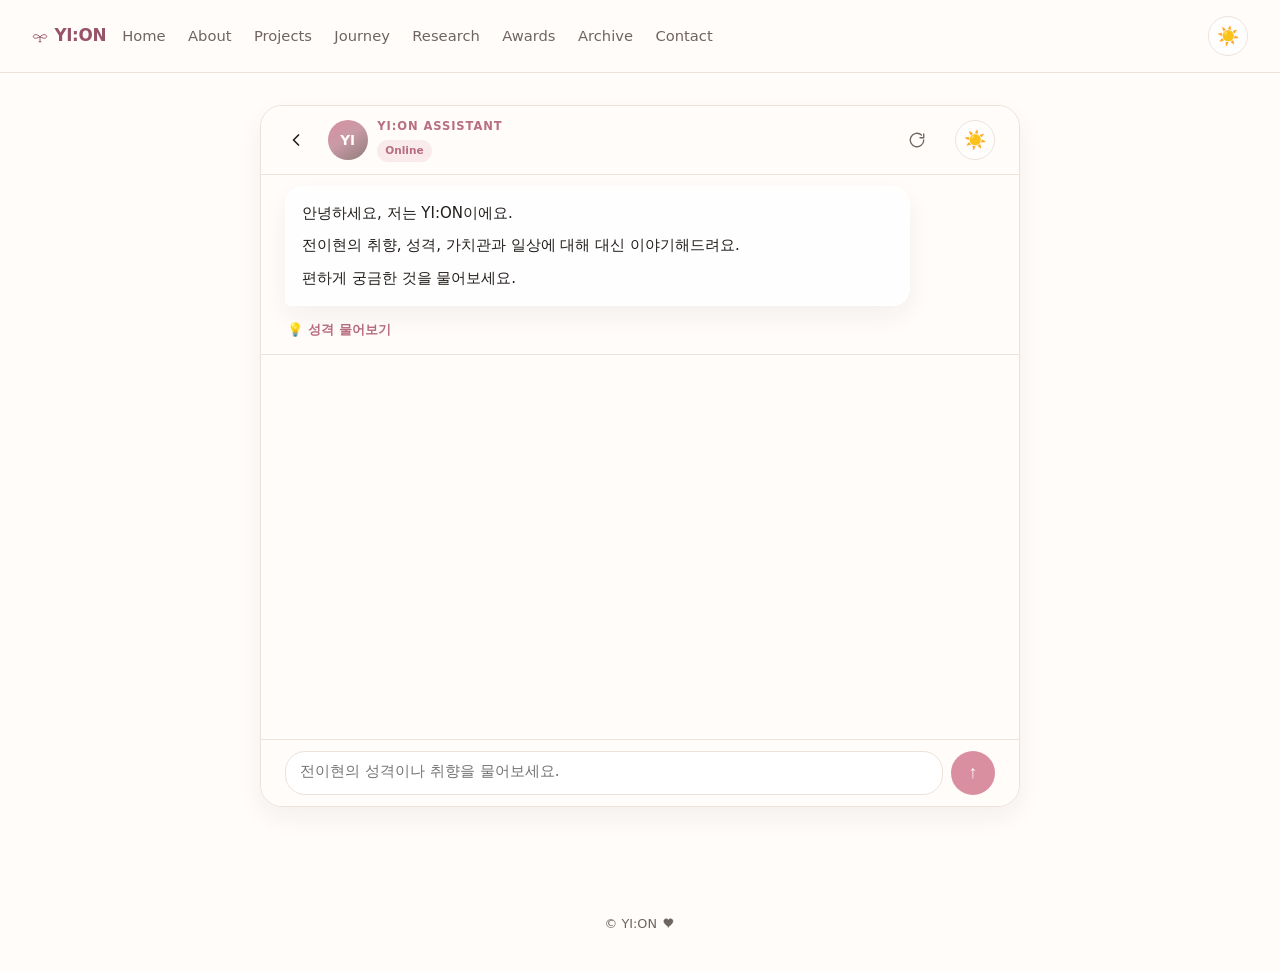
<file: chat-about.html>
<!DOCTYPE html>
<html lang="ko">
  <head>
    <meta charset="UTF-8" />
    <script>(()=>{const v=new URLSearchParams(location.search).get('theme');const t=v==='interview'?'interview':'daily';document.documentElement.dataset.theme=t;document.documentElement.style.colorScheme=t==='interview'?'dark':'light'})()</script>
    <meta name="color-scheme" content="light dark" />
    <meta name="theme-color" content="#1d1a1f" />
    <link rel="icon" href="favicon.svg" type="image/svg+xml" />
    <meta name="viewport" content="width=device-width, initial-scale=1.0, viewport-fit=cover" />
    <title>About Chat — YI:ON</title>
    <meta name="description" content="YI:ON과 대화하며 전이현의 취향, 성격, 가치관과 일상을 알아보세요." />
    <link rel="stylesheet" href="styles.css" />
    <link rel="stylesheet" href="theme.css" />
    <script src="theme.js" defer></script>
  </head>
  <body data-page="chat-about" data-shell="stack">
    <svg style="display: none">
      <symbol id="icon-ribbon" viewBox="0 0 24 24">
        <path d="M12 13.2c-1.6-2-4.6-3.6-7.4-3.1C2.7 10.5 1.6 12 2 13.4c.5 1.7 2.6 2.3 4.4 1.9 1.9-.4 3.9-1.3 5.6-2.1zm0 0c1.6-2 4.6-3.6 7.4-3.1 1.9.4 3 1.9 2.6 3.3-.5 1.7-2.6 2.3-4.4 1.9-1.9-.4-3.9-1.3-5.6-2.1zm0 0v7.4M10.6 20.6h2.8" fill="none" stroke="currentColor" stroke-width="1.4" stroke-linecap="round" stroke-linejoin="round"/>
      </symbol>
      <symbol id="icon-heart" viewBox="0 0 24 24">
        <path d="M12 20.2s-7.6-4.6-9.8-9.3C.6 7.4 2.4 4 5.9 3.6c2-.2 3.8.9 4.9 2.6 1.1-1.7 3-2.8 4.9-2.6 3.5.4 5.3 3.8 3.7 7.3-2.2 4.7-9.8 9.3-9.8 9.3z"/>
      </symbol>
    </svg>

    <header class="site-header">
      <a class="brand" href="index.html">
        <svg class="icon icon-ribbon" width="16" height="16"><use href="#icon-ribbon"/></svg>
        YI:ON
      </a>
      <nav class="nav-links" id="navLinks">
        <a href="index.html" data-nav="home">Home</a>
        <a href="about.html" data-nav="about">About</a>
        <a href="projects.html" data-nav="projects">Projects</a>
        <a href="journey.html" data-nav="journey">Journey</a>
        <a href="research.html" data-nav="research">Research</a>
        <a href="awards.html" data-nav="awards">Awards</a>
        <a href="archive.html" data-nav="archive">Archive</a>
        <a href="contact.html" data-nav="contact">Contact</a>
      </nav>
      <button class="nav-toggle" id="navToggle" aria-label="메뉴 열기" aria-expanded="false">
        <span></span><span></span><span></span>
      </button>
    </header>

    <main>
      <div class="chat-page" id="chatPage">
        <header class="chat-topbar">
          <button class="app-back-btn" id="chatBackBtn" type="button" aria-label="뒤로가기">
            <svg width="20" height="20" viewBox="0 0 24 24" fill="none" stroke="currentColor" stroke-width="2" stroke-linecap="round" stroke-linejoin="round"><path d="M15 18l-6-6 6-6"/></svg>
          </button>
          <div class="chat-topbar-info">
            <span class="ai-avatar">YI</span>
            <div>
              <p class="chat-label">YI:ON Assistant</p>
              <span class="status-pill-sm">Online</span>
            </div>
          </div>
          <button class="chat-reset-btn" id="chatResetBtn" type="button" aria-label="대화 초기화">
            <svg width="18" height="18" viewBox="0 0 24 24" fill="none" stroke="currentColor" stroke-width="1.8" stroke-linecap="round" stroke-linejoin="round"><path d="M21 12a9 9 0 1 1-3-6.7"/><path d="M21 4v5h-5"/></svg>
          </button>
        </header>

        <div class="chat-hero" id="chatHero">
          <div class="message ai-message chat-hero-message" id="chatHeroMessage"></div>
          <button class="chat-hint-chip" id="chatHintChip" type="button">
            <span aria-hidden="true">💡</span> <span id="chatHintText"></span>
          </button>
        </div>

        <div class="chat-messages-wrap">
          <div class="chat-messages" id="chatLog"></div>
          <button class="chat-jump-latest" id="chatJumpLatest" type="button" hidden>↓ 최신 메시지</button>
        </div>

        <form class="chat-composer" id="chatForm">
          <textarea id="chatInput" rows="1" placeholder="" autocomplete="off"></textarea>
          <button type="submit" class="chat-send-btn" aria-label="질문 보내기">↑</button>
        </form>
      </div>
    </main>

    <footer class="site-footer">
      <span>© YI:ON</span>
      <svg class="icon icon-heart" width="12" height="12"><use href="#icon-heart"/></svg>
    </footer>

    <nav class="app-tabbar" id="appTabbar" aria-label="주요 메뉴">
      <a class="app-tab" data-tab="home" href="index.html">
        <svg width="20" height="20" viewBox="0 0 24 24" fill="none" stroke="currentColor" stroke-width="1.6" stroke-linecap="round" stroke-linejoin="round"><path d="M3 11l9-7 9 7"/><path d="M5 10v9a1 1 0 0 0 1 1h4v-6h4v6h4a1 1 0 0 0 1-1v-9"/></svg>
        <span>Home</span>
      </a>
      <a class="app-tab" data-tab="projects" href="projects.html">
        <svg width="20" height="20" viewBox="0 0 24 24" fill="none" stroke="currentColor" stroke-width="1.6"><rect x="3" y="3" width="8" height="8" rx="2"/><rect x="13" y="3" width="8" height="8" rx="2"/><rect x="3" y="13" width="8" height="8" rx="2"/><rect x="13" y="13" width="8" height="8" rx="2"/></svg>
        <span>Projects</span>
      </a>
      <a class="app-tab" data-tab="chat" href="chat.html">
        <svg width="20" height="20" viewBox="0 0 24 24" fill="none" stroke="currentColor" stroke-width="1.6" stroke-linecap="round" stroke-linejoin="round"><path d="M21 11.5a8.38 8.38 0 0 1-.9 3.8 8.5 8.5 0 0 1-7.6 4.7 8.38 8.38 0 0 1-3.8-.9L3 21l1.9-5.7a8.38 8.38 0 0 1-.9-3.8 8.5 8.5 0 0 1 4.7-7.6 8.38 8.38 0 0 1 3.8-.9h.5a8.48 8.48 0 0 1 8 8v.5z"/></svg>
        <span>Chat</span>
      </a>
      <a class="app-tab" data-tab="profile" href="about.html">
        <svg width="20" height="20" viewBox="0 0 24 24" fill="none" stroke="currentColor" stroke-width="1.6" stroke-linecap="round"><circle cx="12" cy="8" r="4"/><path d="M4 20c0-4 3.6-7 8-7s8 3 8 7"/></svg>
        <span>Profile</span>
      </a>
    </nav>

    <script src="data/projects.js"></script>
    <script src="data/papers.js"></script>
    <script src="data/awards.js"></script>
    <script src="data/activities.js"></script>
    <script src="data/presentations.js"></script>
    <script src="data/chat-engine.js"></script>
    <script src="script.js"></script>
    <script src="data/chat-shell.js"></script>
    <script>
      window.initYionChatShell({
        pageMode: 'general',
        historyStorageKey: 'yion_chat_about_v1',
        heroLines: [
          '안녕하세요, 저는 YI:ON이에요.',
          '전이현의 취향, 성격, 가치관과 일상에 대해 대신 이야기해드려요.',
          '편하게 궁금한 것을 물어보세요.',
        ],
        placeholder: '전이현의 취향이나 성격을 물어보세요.',
        hintItems: [
          { label: '성격', question: '성격은 어떤가요?', placeholder: '전이현의 성격이나 취향을 물어보세요.' },
          { label: '취향', question: '어떤 취향을 가지고 있나요?', placeholder: '예: 어떤 음악을 좋아하나요?' },
          { label: '좋아하는 음악', question: '좋아하는 음악은?', placeholder: '좋아하는 음악을 물어보세요.' },
          { label: '여행', question: '여행을 좋아하나요?', placeholder: '여행 이야기를 물어보세요.' },
          { label: '버킷리스트', question: '버킷리스트는?', placeholder: '버킷리스트를 물어보세요.' },
        ],
      });
    </script>
  </body>
</html>
</file>
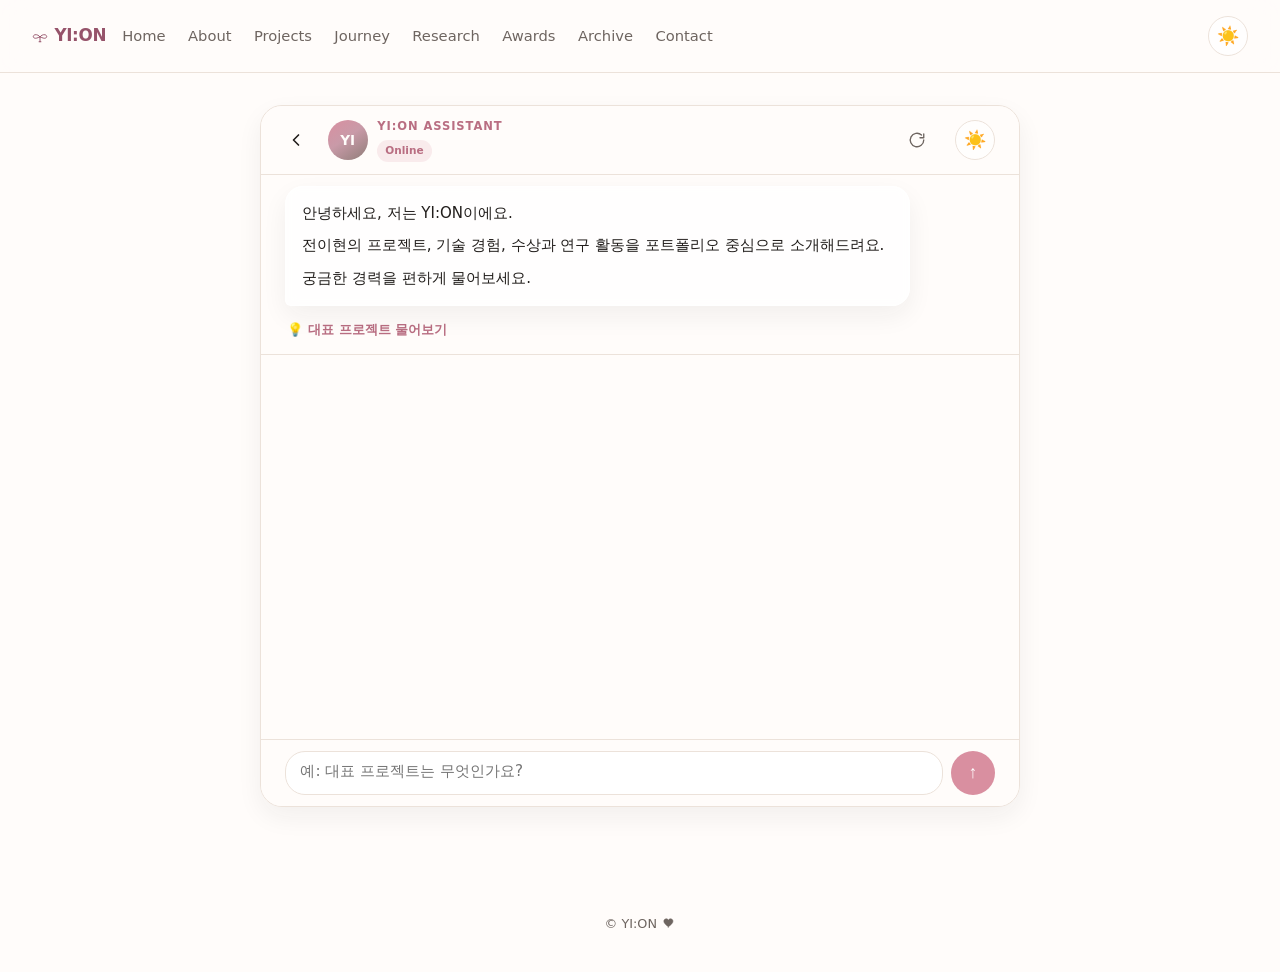
<file: chat-career.html>
<!DOCTYPE html>
<html lang="ko">
  <head>
    <meta charset="UTF-8" />
    <script>(()=>{const v=new URLSearchParams(location.search).get('theme');const t=v==='interview'?'interview':'daily';document.documentElement.dataset.theme=t;document.documentElement.style.colorScheme=t==='interview'?'dark':'light'})()</script>
    <meta name="color-scheme" content="light dark" />
    <meta name="theme-color" content="#1d1a1f" />
    <link rel="icon" href="favicon.svg" type="image/svg+xml" />
    <meta name="viewport" content="width=device-width, initial-scale=1.0, viewport-fit=cover" />
    <title>Career Chat — YI:ON</title>
    <meta name="description" content="YI:ON과 대화하며 전이현의 프로젝트, 기술 경험, 수상과 연구 활동을 알아보세요." />
    <link rel="stylesheet" href="styles.css" />
    <link rel="stylesheet" href="theme.css" />
    <script src="theme.js" defer></script>
  </head>
  <body data-page="chat-career" data-shell="stack">
    <svg style="display: none">
      <symbol id="icon-ribbon" viewBox="0 0 24 24">
        <path d="M12 13.2c-1.6-2-4.6-3.6-7.4-3.1C2.7 10.5 1.6 12 2 13.4c.5 1.7 2.6 2.3 4.4 1.9 1.9-.4 3.9-1.3 5.6-2.1zm0 0c1.6-2 4.6-3.6 7.4-3.1 1.9.4 3 1.9 2.6 3.3-.5 1.7-2.6 2.3-4.4 1.9-1.9-.4-3.9-1.3-5.6-2.1zm0 0v7.4M10.6 20.6h2.8" fill="none" stroke="currentColor" stroke-width="1.4" stroke-linecap="round" stroke-linejoin="round"/>
      </symbol>
      <symbol id="icon-heart" viewBox="0 0 24 24">
        <path d="M12 20.2s-7.6-4.6-9.8-9.3C.6 7.4 2.4 4 5.9 3.6c2-.2 3.8.9 4.9 2.6 1.1-1.7 3-2.8 4.9-2.6 3.5.4 5.3 3.8 3.7 7.3-2.2 4.7-9.8 9.3-9.8 9.3z"/>
      </symbol>
    </svg>

    <header class="site-header">
      <a class="brand" href="index.html">
        <svg class="icon icon-ribbon" width="16" height="16"><use href="#icon-ribbon"/></svg>
        YI:ON
      </a>
      <nav class="nav-links" id="navLinks">
        <a href="index.html" data-nav="home">Home</a>
        <a href="about.html" data-nav="about">About</a>
        <a href="projects.html" data-nav="projects">Projects</a>
        <a href="journey.html" data-nav="journey">Journey</a>
        <a href="research.html" data-nav="research">Research</a>
        <a href="awards.html" data-nav="awards">Awards</a>
        <a href="archive.html" data-nav="archive">Archive</a>
        <a href="contact.html" data-nav="contact">Contact</a>
      </nav>
      <button class="nav-toggle" id="navToggle" aria-label="메뉴 열기" aria-expanded="false">
        <span></span><span></span><span></span>
      </button>
    </header>

    <main>
      <div class="chat-page" id="chatPage">
        <header class="chat-topbar">
          <button class="app-back-btn" id="chatBackBtn" type="button" aria-label="뒤로가기">
            <svg width="20" height="20" viewBox="0 0 24 24" fill="none" stroke="currentColor" stroke-width="2" stroke-linecap="round" stroke-linejoin="round"><path d="M15 18l-6-6 6-6"/></svg>
          </button>
          <div class="chat-topbar-info">
            <span class="ai-avatar">YI</span>
            <div>
              <p class="chat-label">YI:ON Assistant</p>
              <span class="status-pill-sm">Online</span>
            </div>
          </div>
          <button class="chat-reset-btn" id="chatResetBtn" type="button" aria-label="대화 초기화">
            <svg width="18" height="18" viewBox="0 0 24 24" fill="none" stroke="currentColor" stroke-width="1.8" stroke-linecap="round" stroke-linejoin="round"><path d="M21 12a9 9 0 1 1-3-6.7"/><path d="M21 4v5h-5"/></svg>
          </button>
        </header>

        <div class="chat-hero" id="chatHero">
          <div class="message ai-message chat-hero-message" id="chatHeroMessage"></div>
          <button class="chat-hint-chip" id="chatHintChip" type="button">
            <span aria-hidden="true">💡</span> <span id="chatHintText"></span>
          </button>
        </div>

        <div class="chat-messages-wrap">
          <div class="chat-messages" id="chatLog"></div>
          <button class="chat-jump-latest" id="chatJumpLatest" type="button" hidden>↓ 최신 메시지</button>
        </div>

        <form class="chat-composer" id="chatForm">
          <textarea id="chatInput" rows="1" placeholder="" autocomplete="off"></textarea>
          <button type="submit" class="chat-send-btn" aria-label="질문 보내기">↑</button>
        </form>
      </div>
    </main>

    <footer class="site-footer">
      <span>© YI:ON</span>
      <svg class="icon icon-heart" width="12" height="12"><use href="#icon-heart"/></svg>
    </footer>

    <nav class="app-tabbar" id="appTabbar" aria-label="주요 메뉴">
      <a class="app-tab" data-tab="home" href="index.html">
        <svg width="20" height="20" viewBox="0 0 24 24" fill="none" stroke="currentColor" stroke-width="1.6" stroke-linecap="round" stroke-linejoin="round"><path d="M3 11l9-7 9 7"/><path d="M5 10v9a1 1 0 0 0 1 1h4v-6h4v6h4a1 1 0 0 0 1-1v-9"/></svg>
        <span>Home</span>
      </a>
      <a class="app-tab" data-tab="projects" href="projects.html">
        <svg width="20" height="20" viewBox="0 0 24 24" fill="none" stroke="currentColor" stroke-width="1.6"><rect x="3" y="3" width="8" height="8" rx="2"/><rect x="13" y="3" width="8" height="8" rx="2"/><rect x="3" y="13" width="8" height="8" rx="2"/><rect x="13" y="13" width="8" height="8" rx="2"/></svg>
        <span>Projects</span>
      </a>
      <a class="app-tab" data-tab="chat" href="chat.html">
        <svg width="20" height="20" viewBox="0 0 24 24" fill="none" stroke="currentColor" stroke-width="1.6" stroke-linecap="round" stroke-linejoin="round"><path d="M21 11.5a8.38 8.38 0 0 1-.9 3.8 8.5 8.5 0 0 1-7.6 4.7 8.38 8.38 0 0 1-3.8-.9L3 21l1.9-5.7a8.38 8.38 0 0 1-.9-3.8 8.5 8.5 0 0 1 4.7-7.6 8.38 8.38 0 0 1 3.8-.9h.5a8.48 8.48 0 0 1 8 8v.5z"/></svg>
        <span>Chat</span>
      </a>
      <a class="app-tab" data-tab="profile" href="about.html">
        <svg width="20" height="20" viewBox="0 0 24 24" fill="none" stroke="currentColor" stroke-width="1.6" stroke-linecap="round"><circle cx="12" cy="8" r="4"/><path d="M4 20c0-4 3.6-7 8-7s8 3 8 7"/></svg>
        <span>Profile</span>
      </a>
    </nav>

    <script src="data/projects.js"></script>
    <script src="data/papers.js"></script>
    <script src="data/awards.js"></script>
    <script src="data/activities.js"></script>
    <script src="data/presentations.js"></script>
    <script src="data/chat-engine.js"></script>
    <script src="script.js"></script>
    <script src="data/chat-shell.js"></script>
    <script>
      window.initYionChatShell({
        pageMode: 'recruiter',
        historyStorageKey: 'yion_chat_career_v1',
        heroLines: [
          '안녕하세요, 저는 YI:ON이에요.',
          '전이현의 프로젝트, 기술 경험, 수상과 연구 활동을 포트폴리오 중심으로 소개해드려요.',
          '궁금한 경력을 편하게 물어보세요.',
        ],
        placeholder: '전이현의 프로젝트나 기술 경험을 물어보세요.',
        hintItems: [
          { label: '대표 프로젝트', question: '대표 프로젝트를 보여줘', placeholder: '예: 대표 프로젝트는 무엇인가요?' },
          { label: 'GitHub', question: 'GitHub와 개발 기록을 보여줘', placeholder: '전이현의 프로젝트나 기술 경험을 물어보세요.' },
          { label: '수상 경력', question: '수상 경력을 알려줘', placeholder: '수상 경력을 물어보세요.' },
          { label: '논문', question: '논문과 연구 경험은?', placeholder: '논문이나 연구 경험을 물어보세요.' },
          { label: '협업 스타일', question: '협업 스타일은?', placeholder: '맡은 역할이나 협업 스타일을 물어보세요.' },
        ],
      });
    </script>
  </body>
</html>
</file>
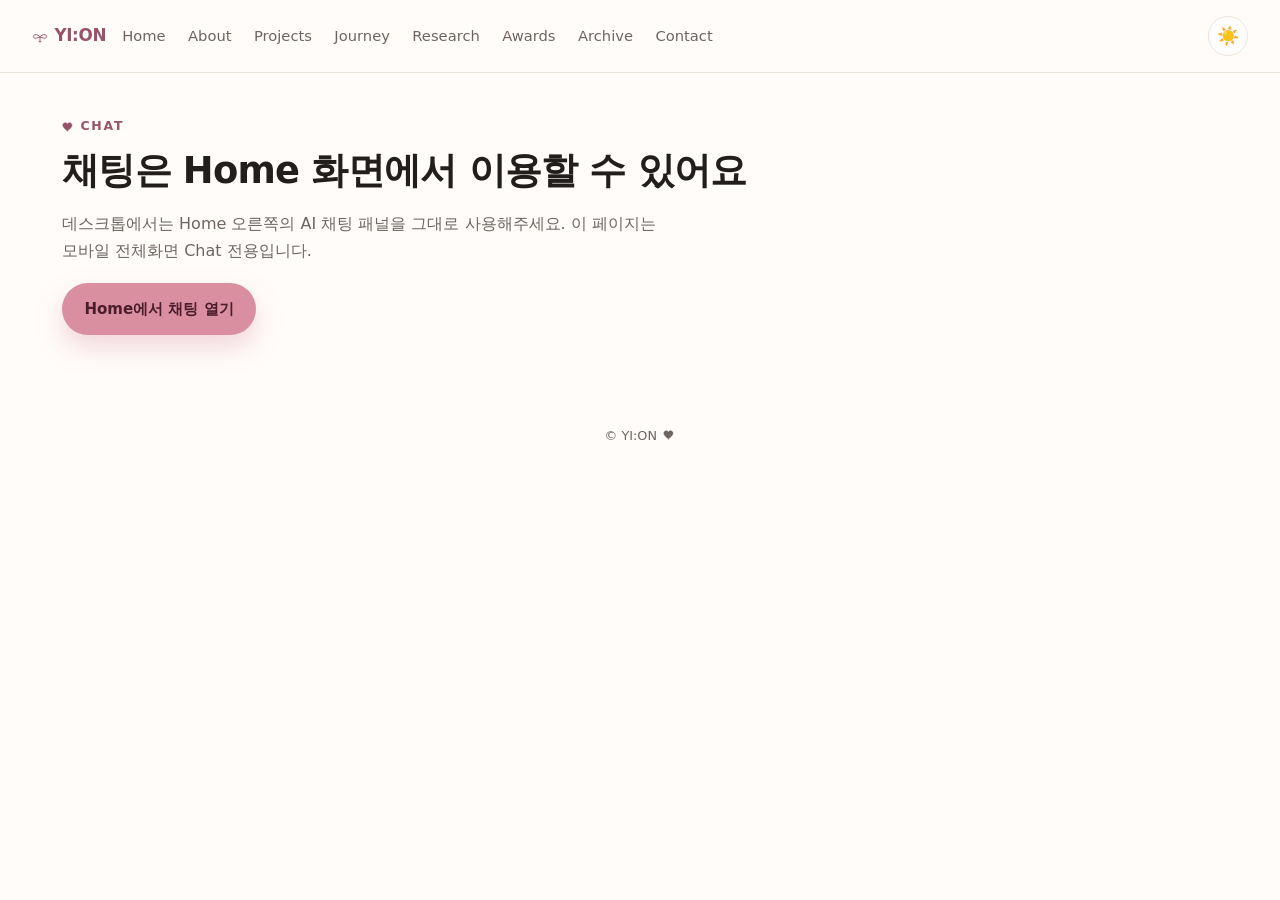
<file: chat.html>
<!DOCTYPE html>
<html lang="ko">
  <head>
    <meta charset="UTF-8" />
    <script>(()=>{const v=new URLSearchParams(location.search).get('theme');const t=v==='interview'?'interview':'daily';document.documentElement.dataset.theme=t;document.documentElement.style.colorScheme=t==='interview'?'dark':'light'})()</script>
    <meta name="color-scheme" content="light dark" />
    <meta name="theme-color" content="#1d1a1f" />
    <link rel="icon" href="favicon.svg" type="image/svg+xml" />
    <meta name="viewport" content="width=device-width, initial-scale=1.0, viewport-fit=cover" />
    <title>Chat — YI:ON</title>
    <meta name="description" content="YI:ON과 대화하며 전이현의 프로젝트, 연구, 창업, 취향을 알아보세요." />
    <link rel="stylesheet" href="styles.css" />
    <link rel="stylesheet" href="theme.css" />
    <script src="theme.js" defer></script>
  </head>
  <body data-page="chat" data-shell="stack">
    <svg style="display: none">
      <symbol id="icon-ribbon" viewBox="0 0 24 24">
        <path d="M12 13.2c-1.6-2-4.6-3.6-7.4-3.1C2.7 10.5 1.6 12 2 13.4c.5 1.7 2.6 2.3 4.4 1.9 1.9-.4 3.9-1.3 5.6-2.1zm0 0c1.6-2 4.6-3.6 7.4-3.1 1.9.4 3 1.9 2.6 3.3-.5 1.7-2.6 2.3-4.4 1.9-1.9-.4-3.9-1.3-5.6-2.1zm0 0v7.4M10.6 20.6h2.8" fill="none" stroke="currentColor" stroke-width="1.4" stroke-linecap="round" stroke-linejoin="round"/>
      </symbol>
      <symbol id="icon-paw" viewBox="0 0 24 24">
        <ellipse cx="12" cy="16" rx="5" ry="4.2"/>
        <ellipse cx="5.2" cy="9.6" rx="2" ry="2.4"/>
        <ellipse cx="10.2" cy="6.4" rx="2" ry="2.6"/>
        <ellipse cx="13.8" cy="6.4" rx="2" ry="2.6"/>
        <ellipse cx="18.8" cy="9.6" rx="2" ry="2.4"/>
      </symbol>
      <symbol id="icon-star" viewBox="0 0 24 24">
        <path d="M12 2.5l2.4 6.2 6.6.4-5.2 4.2 1.8 6.4L12 16.2l-5.6 3.5 1.8-6.4-5.2-4.2 6.6-.4z"/>
      </symbol>
      <symbol id="icon-heart" viewBox="0 0 24 24">
        <path d="M12 20.2s-7.6-4.6-9.8-9.3C.6 7.4 2.4 4 5.9 3.6c2-.2 3.8.9 4.9 2.6 1.1-1.7 3-2.8 4.9-2.6 3.5.4 5.3 3.8 3.7 7.3-2.2 4.7-9.8 9.3-9.8 9.3z"/>
      </symbol>
      <symbol id="icon-cat-ears" viewBox="0 0 100 60">
        <path d="M14 46 C14 22, 26 8, 34 26 Z"/>
        <path d="M86 46 C86 22, 74 8, 66 26 Z"/>
      </symbol>
    </svg>

    <header class="site-header">
      <a class="brand" href="index.html">
        <svg class="icon icon-ribbon" width="16" height="16"><use href="#icon-ribbon"/></svg>
        YI:ON
      </a>
      <nav class="nav-links" id="navLinks">
        <a href="index.html" data-nav="home">Home</a>
        <a href="about.html" data-nav="about">About</a>
        <a href="projects.html" data-nav="projects">Projects</a>
        <a href="journey.html" data-nav="journey">Journey</a>
        <a href="research.html" data-nav="research">Research</a>
        <a href="awards.html" data-nav="awards">Awards</a>
        <a href="archive.html" data-nav="archive">Archive</a>
        <a href="contact.html" data-nav="contact">Contact</a>
      </nav>
      <button class="nav-toggle" id="navToggle" aria-label="메뉴 열기" aria-expanded="false">
        <span></span><span></span><span></span>
      </button>
    </header>

    <main>
      <!-- 데스크톱(900px 이상) 안내: 데스크톱 채팅은 Home 화면에 그대로 유지 -->
      <div class="chat-desktop-note page-hero">
        <p class="eyebrow">
          <svg class="icon icon-heart" width="12" height="12"><use href="#icon-heart"/></svg>
          Chat
        </p>
        <h1>채팅은 Home 화면에서 이용할 수 있어요</h1>
        <p>데스크톱에서는 Home 오른쪽의 AI 채팅 패널을 그대로 사용해주세요. 이 페이지는 모바일 전체화면 Chat 전용입니다.</p>
        <a class="btn btn-primary" href="index.html#chat" style="margin-top: 1.2rem; display: inline-flex">Home에서 채팅 열기</a>
      </div>

      <!-- 모바일/태블릿(900px 미만) 전체화면 Chat -->
      <div class="chat-page" id="chatPage">
        <header class="chat-topbar">
          <button class="app-back-btn" id="chatBackBtn" type="button" aria-label="뒤로가기">
            <svg width="20" height="20" viewBox="0 0 24 24" fill="none" stroke="currentColor" stroke-width="2" stroke-linecap="round" stroke-linejoin="round"><path d="M15 18l-6-6 6-6"/></svg>
          </button>
          <div class="chat-topbar-info">
            <span class="ai-avatar">YI</span>
            <div>
              <p class="chat-label">YI:ON Assistant</p>
              <span class="status-pill-sm">Online</span>
            </div>
          </div>
          <button class="chat-reset-btn" id="chatResetBtn" type="button" aria-label="대화 초기화">
            <svg width="18" height="18" viewBox="0 0 24 24" fill="none" stroke="currentColor" stroke-width="1.8" stroke-linecap="round" stroke-linejoin="round"><path d="M21 12a9 9 0 1 1-3-6.7"/><path d="M21 4v5h-5"/></svg>
          </button>
        </header>

        <div class="visitor-mode-switch" role="group" aria-label="추천 질문 모드">
          <button class="visitor-mode-option" type="button" data-visitor-mode="general" aria-pressed="true">나를 알아보기</button>
          <button class="visitor-mode-option" type="button" data-visitor-mode="recruiter" aria-pressed="false">경력 중심으로 보기</button>
        </div>

        <div class="chat-suggested" id="chatSuggested">
          <div class="chip-list" id="chipList" data-chat-recommendations data-limit="8">
            <button class="chip" data-question="전이현은 어떤 사람인가요?">전이현은 어떤 사람인가요?</button>
            <button class="chip" data-question="성격은 어떤가요?">성격은 어떤가요?</button>
            <button class="chip" data-question="어떤 취향을 가지고 있나요?">어떤 취향을 가지고 있나요?</button>
            <button class="chip" data-question="여행을 좋아하나요?">여행을 좋아하나요?</button>
            <button class="chip" data-question="좋아하는 음악은?">좋아하는 음악은?</button>
            <button class="chip" data-question="좋아하는 영화는?">좋아하는 영화는?</button>
            <button class="chip" data-question="버킷리스트는?">버킷리스트는?</button>
            <button class="chip" data-question="새로운 경험을 좋아하는 이유는?">새로운 경험을 좋아하는 이유는?</button>
          </div>
        </div>

        <div class="chat-messages-wrap">
          <div class="chat-messages" id="chatLog">
            <div class="message ai-message reveal-in">
              <p>
                안녕하세요, 저는 YI:ON이에요.<br />
                전이현의 프로젝트와 연구, 취향과 일상까지 대신 답해드려요.
              </p>
              <p>
                무엇부터 물어볼까요?
              </p>
              <span class="source-tag">Profile</span>
            </div>
          </div>
          <button class="chat-jump-latest" id="chatJumpLatest" type="button" hidden>↓ 최신 메시지</button>
        </div>

        <form class="chat-composer" id="chatForm">
          <textarea id="chatInput" rows="1" placeholder="궁금한 걸 물어보세요…" autocomplete="off"></textarea>
          <button type="submit" class="chat-send-btn" aria-label="질문 보내기">↑</button>
        </form>
      </div>
    </main>

    <footer class="site-footer">
      <span>© YI:ON</span>
      <svg class="icon icon-heart" width="12" height="12"><use href="#icon-heart"/></svg>
    </footer>

    <nav class="app-tabbar" id="appTabbar" aria-label="주요 메뉴">
      <a class="app-tab" data-tab="home" href="index.html">
        <svg width="20" height="20" viewBox="0 0 24 24" fill="none" stroke="currentColor" stroke-width="1.6" stroke-linecap="round" stroke-linejoin="round"><path d="M3 11l9-7 9 7"/><path d="M5 10v9a1 1 0 0 0 1 1h4v-6h4v6h4a1 1 0 0 0 1-1v-9"/></svg>
        <span>Home</span>
      </a>
      <a class="app-tab" data-tab="projects" href="projects.html">
        <svg width="20" height="20" viewBox="0 0 24 24" fill="none" stroke="currentColor" stroke-width="1.6"><rect x="3" y="3" width="8" height="8" rx="2"/><rect x="13" y="3" width="8" height="8" rx="2"/><rect x="3" y="13" width="8" height="8" rx="2"/><rect x="13" y="13" width="8" height="8" rx="2"/></svg>
        <span>Projects</span>
      </a>
      <a class="app-tab" data-tab="chat" href="chat.html">
        <svg width="20" height="20" viewBox="0 0 24 24" fill="none" stroke="currentColor" stroke-width="1.6" stroke-linecap="round" stroke-linejoin="round"><path d="M21 11.5a8.38 8.38 0 0 1-.9 3.8 8.5 8.5 0 0 1-7.6 4.7 8.38 8.38 0 0 1-3.8-.9L3 21l1.9-5.7a8.38 8.38 0 0 1-.9-3.8 8.5 8.5 0 0 1 4.7-7.6 8.38 8.38 0 0 1 3.8-.9h.5a8.48 8.48 0 0 1 8 8v.5z"/></svg>
        <span>Chat</span>
      </a>
      <a class="app-tab" data-tab="profile" href="about.html">
        <svg width="20" height="20" viewBox="0 0 24 24" fill="none" stroke="currentColor" stroke-width="1.6" stroke-linecap="round"><circle cx="12" cy="8" r="4"/><path d="M4 20c0-4 3.6-7 8-7s8 3 8 7"/></svg>
        <span>Profile</span>
      </a>
    </nav>

    <script src="data/projects.js"></script>
    <script src="data/papers.js"></script>
    <script src="data/awards.js"></script>
    <script src="data/activities.js"></script>
    <script src="data/presentations.js"></script>
    <script src="data/chat-engine.js"></script>
    <script src="script.js"></script>
  </body>
</html>
</file>
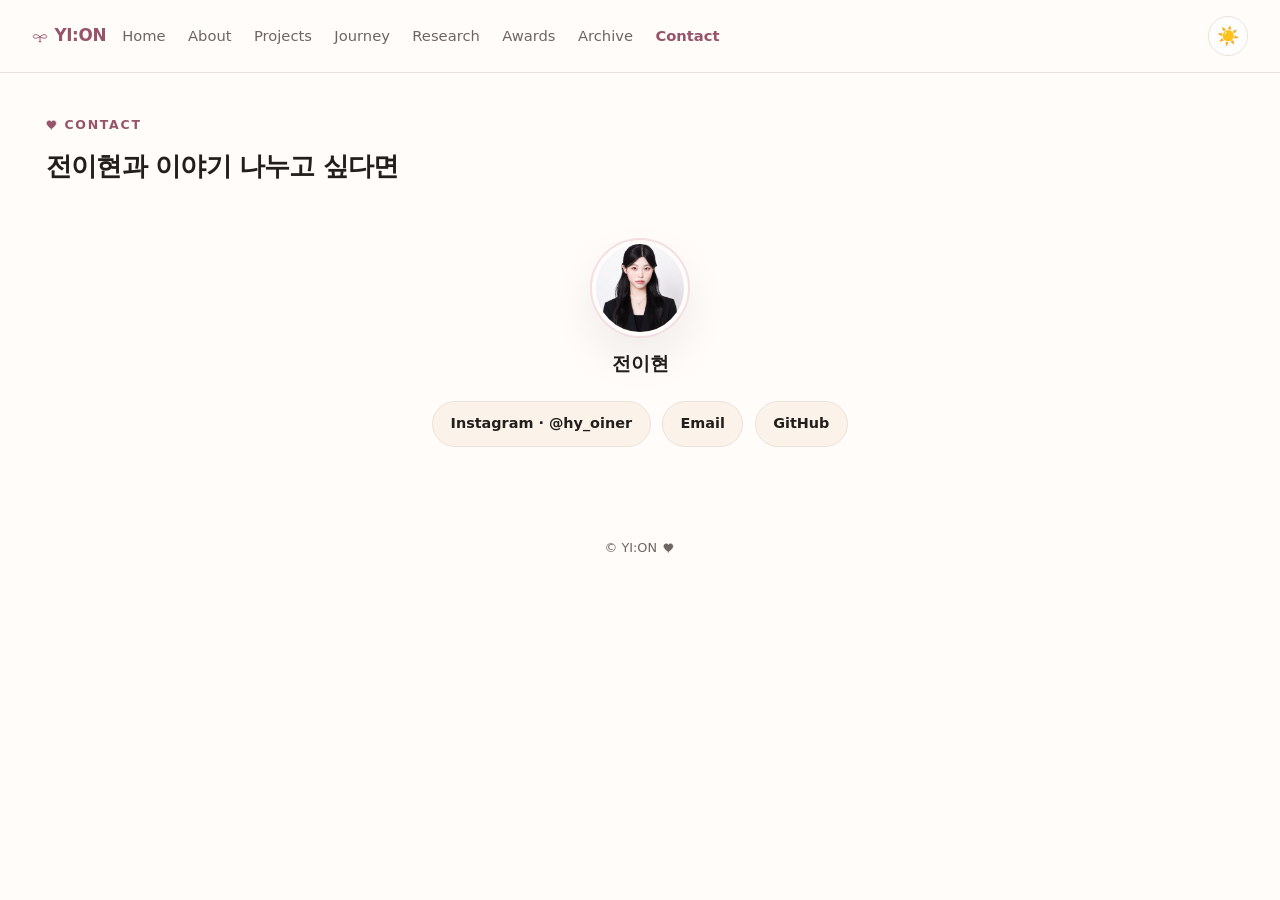
<file: contact.html>
<!DOCTYPE html>
<html lang="ko">
  <head>
    <meta charset="UTF-8" />
    <script>(()=>{const v=new URLSearchParams(location.search).get('theme');const t=v==='interview'?'interview':'daily';document.documentElement.dataset.theme=t;document.documentElement.style.colorScheme=t==='interview'?'dark':'light'})()</script>
    <meta name="color-scheme" content="light dark" />
    <meta name="theme-color" content="#1d1a1f" />
    <link rel="icon" href="favicon.svg" type="image/svg+xml" />
    <meta name="viewport" content="width=device-width, initial-scale=1.0" />
    <title>Contact — YI:ON</title>
    <meta name="description" content="전이현과 이야기 나누고 싶다면 연락해 주세요." />
    <link rel="stylesheet" href="styles.css" />
    <link rel="stylesheet" href="theme.css" />
    <script src="theme.js" defer></script>
  </head>
  <body data-page="contact" data-shell="stack">
    <svg style="display: none">
      <symbol id="icon-ribbon" viewBox="0 0 24 24">
        <path d="M12 13.2c-1.6-2-4.6-3.6-7.4-3.1C2.7 10.5 1.6 12 2 13.4c.5 1.7 2.6 2.3 4.4 1.9 1.9-.4 3.9-1.3 5.6-2.1zm0 0c1.6-2 4.6-3.6 7.4-3.1 1.9.4 3 1.9 2.6 3.3-.5 1.7-2.6 2.3-4.4 1.9-1.9-.4-3.9-1.3-5.6-2.1zm0 0v7.4M10.6 20.6h2.8" fill="none" stroke="currentColor" stroke-width="1.4" stroke-linecap="round" stroke-linejoin="round"/>
      </symbol>
      <symbol id="icon-paw" viewBox="0 0 24 24">
        <ellipse cx="12" cy="16" rx="5" ry="4.2"/>
        <ellipse cx="5.2" cy="9.6" rx="2" ry="2.4"/>
        <ellipse cx="10.2" cy="6.4" rx="2" ry="2.6"/>
        <ellipse cx="13.8" cy="6.4" rx="2" ry="2.6"/>
        <ellipse cx="18.8" cy="9.6" rx="2" ry="2.4"/>
      </symbol>
      <symbol id="icon-star" viewBox="0 0 24 24">
        <path d="M12 2.5l2.4 6.2 6.6.4-5.2 4.2 1.8 6.4L12 16.2l-5.6 3.5 1.8-6.4-5.2-4.2 6.6-.4z"/>
      </symbol>
      <symbol id="icon-heart" viewBox="0 0 24 24">
        <path d="M12 20.2s-7.6-4.6-9.8-9.3C.6 7.4 2.4 4 5.9 3.6c2-.2 3.8.9 4.9 2.6 1.1-1.7 3-2.8 4.9-2.6 3.5.4 5.3 3.8 3.7 7.3-2.2 4.7-9.8 9.3-9.8 9.3z"/>
      </symbol>
      <symbol id="icon-cat-ears" viewBox="0 0 100 60">
        <path d="M14 46 C14 22, 26 8, 34 26 Z"/>
        <path d="M86 46 C86 22, 74 8, 66 26 Z"/>
      </symbol>
    </svg>

    <header class="site-header">
      <a class="brand" href="index.html">
        <svg class="icon icon-ribbon" width="16" height="16"><use href="#icon-ribbon"/></svg>
        YI:ON
      </a>
      <nav class="nav-links" id="navLinks">
        <a href="index.html" data-nav="home">Home</a>
        <a href="about.html" data-nav="about">About</a>
        <a href="projects.html" data-nav="projects">Projects</a>
        <a href="journey.html" data-nav="journey">Journey</a>
        <a href="research.html" data-nav="research">Research</a>
        <a href="awards.html" data-nav="awards">Awards</a>
        <a href="archive.html" data-nav="archive">Archive</a>
        <a href="contact.html" data-nav="contact">Contact</a>
      </nav>
      <button class="nav-toggle" id="navToggle" aria-label="메뉴 열기" aria-expanded="false">
        <span></span><span></span><span></span>
      </button>
    </header>

    <div class="app-backbar" id="appBackbar" data-fallback="about.html">
      <button class="app-back-btn" id="appBackBtn" type="button" aria-label="뒤로가기">
        <svg width="20" height="20" viewBox="0 0 24 24" fill="none" stroke="currentColor" stroke-width="2" stroke-linecap="round" stroke-linejoin="round"><path d="M15 18l-6-6 6-6"/></svg>
      </button>
      <span class="app-backbar-title">Contact</span>
    </div>

    <main>
      <section class="section contact-section" id="contact">
        <div class="section-heading reveal">
          <p class="eyebrow">
            <svg class="icon icon-heart" width="12" height="12"><use href="#icon-heart"/></svg>
            Contact
          </p>
          <h2>전이현과 이야기 나누고 싶다면</h2>
        </div>
        <div class="ig-contact reveal">
          <div class="avatar-photo avatar-photo-sm">
            <svg class="cat-ears" viewBox="0 0 100 60" aria-hidden="true"><use href="#icon-cat-ears"/></svg>
            <span>YI</span>
          </div>
          <p class="contact-name">전이현</p>
          <div class="contact-links">
            <a href="https://instagram.com/hy_oiner" target="_blank" rel="noreferrer">Instagram · @hy_oiner</a>
            <a href="mailto:komosjs44@hs.ac.kr">Email</a>
            <a href="https://github.com/komosjs44-afk?tab=repositories" target="_blank" rel="noreferrer">GitHub</a>
          </div>
        </div>
      </section>
    </main>

    <footer class="site-footer">
      <span>© YI:ON</span>
      <svg class="icon icon-heart" width="12" height="12"><use href="#icon-heart"/></svg>
    </footer>

    <nav class="app-tabbar" id="appTabbar" aria-label="주요 메뉴">
      <a class="app-tab" data-tab="home" href="index.html">
        <svg width="20" height="20" viewBox="0 0 24 24" fill="none" stroke="currentColor" stroke-width="1.6" stroke-linecap="round" stroke-linejoin="round"><path d="M3 11l9-7 9 7"/><path d="M5 10v9a1 1 0 0 0 1 1h4v-6h4v6h4a1 1 0 0 0 1-1v-9"/></svg>
        <span>Home</span>
      </a>
      <a class="app-tab" data-tab="projects" href="projects.html">
        <svg width="20" height="20" viewBox="0 0 24 24" fill="none" stroke="currentColor" stroke-width="1.6"><rect x="3" y="3" width="8" height="8" rx="2"/><rect x="13" y="3" width="8" height="8" rx="2"/><rect x="3" y="13" width="8" height="8" rx="2"/><rect x="13" y="13" width="8" height="8" rx="2"/></svg>
        <span>Projects</span>
      </a>
      <a class="app-tab" data-tab="chat" href="chat.html">
        <svg width="20" height="20" viewBox="0 0 24 24" fill="none" stroke="currentColor" stroke-width="1.6" stroke-linecap="round" stroke-linejoin="round"><path d="M21 11.5a8.38 8.38 0 0 1-.9 3.8 8.5 8.5 0 0 1-7.6 4.7 8.38 8.38 0 0 1-3.8-.9L3 21l1.9-5.7a8.38 8.38 0 0 1-.9-3.8 8.5 8.5 0 0 1 4.7-7.6 8.38 8.38 0 0 1 3.8-.9h.5a8.48 8.48 0 0 1 8 8v.5z"/></svg>
        <span>Chat</span>
      </a>
      <a class="app-tab" data-tab="profile" href="about.html">
        <svg width="20" height="20" viewBox="0 0 24 24" fill="none" stroke="currentColor" stroke-width="1.6" stroke-linecap="round"><circle cx="12" cy="8" r="4"/><path d="M4 20c0-4 3.6-7 8-7s8 3 8 7"/></svg>
        <span>Profile</span>
      </a>
    </nav>

    <script src="script.js"></script>
  </body>
</html>
</file>
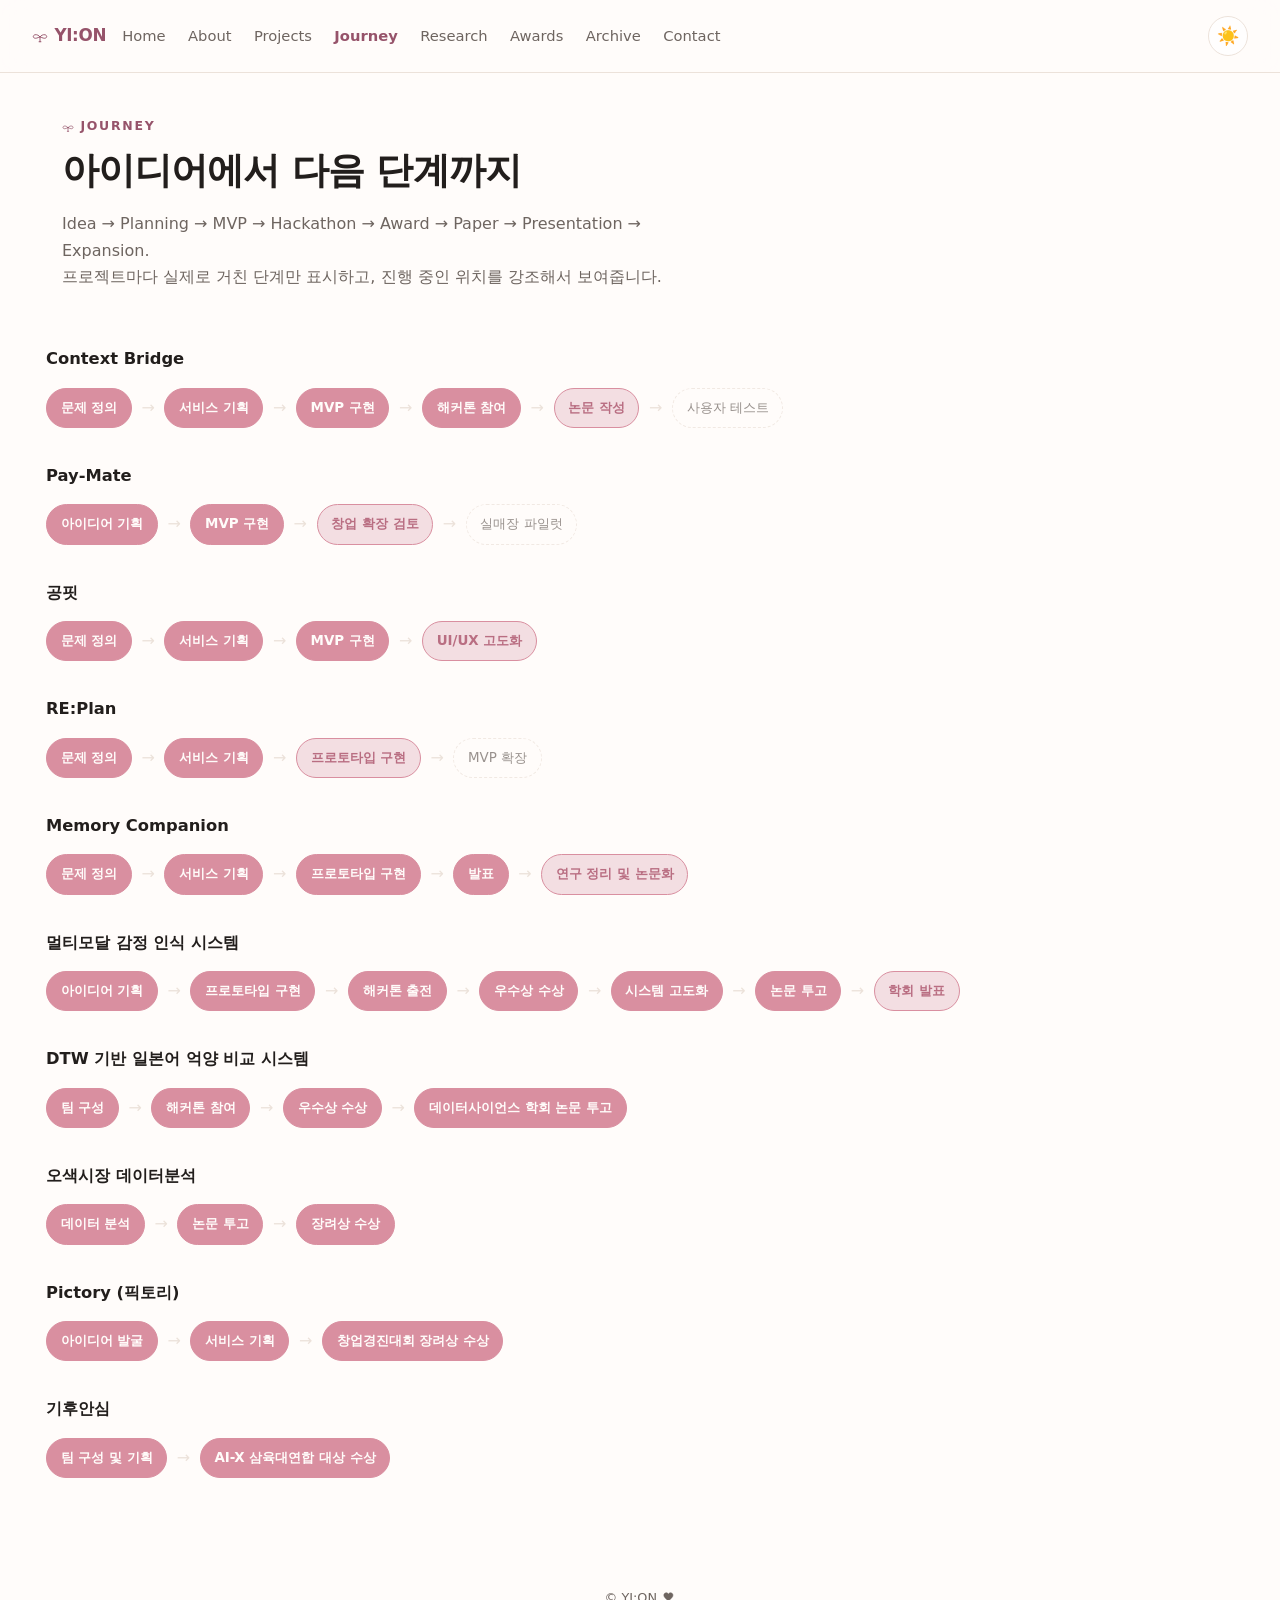
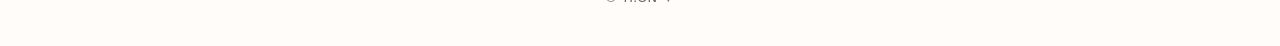
<file: journey.html>
<!DOCTYPE html>
<html lang="ko">
  <head>
    <meta charset="UTF-8" />
    <script>(()=>{const v=new URLSearchParams(location.search).get('theme');const t=v==='interview'?'interview':'daily';document.documentElement.dataset.theme=t;document.documentElement.style.colorScheme=t==='interview'?'dark':'light'})()</script>
    <meta name="color-scheme" content="light dark" />
    <meta name="theme-color" content="#1d1a1f" />
    <link rel="icon" href="favicon.svg" type="image/svg+xml" />
    <meta name="viewport" content="width=device-width, initial-scale=1.0" />
    <title>Journey — YI:ON</title>
    <meta name="description" content="아이디어에서 논문·발표까지, 프로젝트별 성장 여정" />
    <link rel="stylesheet" href="styles.css" />
    <link rel="stylesheet" href="theme.css" />
    <script src="theme.js" defer></script>
  </head>
  <body data-page="journey" data-shell="stack">
    <svg style="display: none">
      <symbol id="icon-ribbon" viewBox="0 0 24 24">
        <path d="M12 13.2c-1.6-2-4.6-3.6-7.4-3.1C2.7 10.5 1.6 12 2 13.4c.5 1.7 2.6 2.3 4.4 1.9 1.9-.4 3.9-1.3 5.6-2.1zm0 0c1.6-2 4.6-3.6 7.4-3.1 1.9.4 3 1.9 2.6 3.3-.5 1.7-2.6 2.3-4.4 1.9-1.9-.4-3.9-1.3-5.6-2.1zm0 0v7.4M10.6 20.6h2.8" fill="none" stroke="currentColor" stroke-width="1.4" stroke-linecap="round" stroke-linejoin="round"/>
      </symbol>
      <symbol id="icon-paw" viewBox="0 0 24 24">
        <ellipse cx="12" cy="16" rx="5" ry="4.2"/>
        <ellipse cx="5.2" cy="9.6" rx="2" ry="2.4"/>
        <ellipse cx="10.2" cy="6.4" rx="2" ry="2.6"/>
        <ellipse cx="13.8" cy="6.4" rx="2" ry="2.6"/>
        <ellipse cx="18.8" cy="9.6" rx="2" ry="2.4"/>
      </symbol>
      <symbol id="icon-star" viewBox="0 0 24 24">
        <path d="M12 2.5l2.4 6.2 6.6.4-5.2 4.2 1.8 6.4L12 16.2l-5.6 3.5 1.8-6.4-5.2-4.2 6.6-.4z"/>
      </symbol>
      <symbol id="icon-heart" viewBox="0 0 24 24">
        <path d="M12 20.2s-7.6-4.6-9.8-9.3C.6 7.4 2.4 4 5.9 3.6c2-.2 3.8.9 4.9 2.6 1.1-1.7 3-2.8 4.9-2.6 3.5.4 5.3 3.8 3.7 7.3-2.2 4.7-9.8 9.3-9.8 9.3z"/>
      </symbol>
      <symbol id="icon-cat-ears" viewBox="0 0 100 60">
        <path d="M14 46 C14 22, 26 8, 34 26 Z"/>
        <path d="M86 46 C86 22, 74 8, 66 26 Z"/>
      </symbol>
    </svg>

    <header class="site-header">
      <a class="brand" href="index.html">
        <svg class="icon icon-ribbon" width="16" height="16"><use href="#icon-ribbon"/></svg>
        YI:ON
      </a>
      <nav class="nav-links" id="navLinks">
        <a href="index.html" data-nav="home">Home</a>
        <a href="about.html" data-nav="about">About</a>
        <a href="projects.html" data-nav="projects">Projects</a>
        <a href="journey.html" data-nav="journey">Journey</a>
        <a href="research.html" data-nav="research">Research</a>
        <a href="awards.html" data-nav="awards">Awards</a>
        <a href="archive.html" data-nav="archive">Archive</a>
        <a href="contact.html" data-nav="contact">Contact</a>
      </nav>
      <button class="nav-toggle" id="navToggle" aria-label="메뉴 열기" aria-expanded="false">
        <span></span><span></span><span></span>
      </button>
    </header>

    <div class="app-backbar" id="appBackbar" data-fallback="about.html">
      <button class="app-back-btn" id="appBackBtn" type="button" aria-label="뒤로가기">
        <svg width="20" height="20" viewBox="0 0 24 24" fill="none" stroke="currentColor" stroke-width="2" stroke-linecap="round" stroke-linejoin="round"><path d="M15 18l-6-6 6-6"/></svg>
      </button>
      <span class="app-backbar-title">Journey</span>
    </div>

    <main>
      <div class="page-hero reveal">
        <p class="eyebrow">
          <svg class="icon icon-ribbon" width="12" height="12"><use href="#icon-ribbon"/></svg>
          Journey
        </p>
        <h1>아이디어에서 다음 단계까지</h1>
        <p>
          Idea → Planning → MVP → Hackathon → Award → Paper → Presentation → Expansion.<br />
          프로젝트마다 실제로 거친 단계만 표시하고, 진행 중인 위치를 강조해서 보여줍니다.
        </p>
      </div>

      <section class="section" id="journey-list">
        <div id="journeyContainer"></div>
      </section>
    </main>

    <footer class="site-footer">
      <span>© YI:ON</span>
      <svg class="icon icon-heart" width="12" height="12"><use href="#icon-heart"/></svg>
    </footer>

    <nav class="app-tabbar" id="appTabbar" aria-label="주요 메뉴">
      <a class="app-tab" data-tab="home" href="index.html">
        <svg width="20" height="20" viewBox="0 0 24 24" fill="none" stroke="currentColor" stroke-width="1.6" stroke-linecap="round" stroke-linejoin="round"><path d="M3 11l9-7 9 7"/><path d="M5 10v9a1 1 0 0 0 1 1h4v-6h4v6h4a1 1 0 0 0 1-1v-9"/></svg>
        <span>Home</span>
      </a>
      <a class="app-tab" data-tab="projects" href="projects.html">
        <svg width="20" height="20" viewBox="0 0 24 24" fill="none" stroke="currentColor" stroke-width="1.6"><rect x="3" y="3" width="8" height="8" rx="2"/><rect x="13" y="3" width="8" height="8" rx="2"/><rect x="3" y="13" width="8" height="8" rx="2"/><rect x="13" y="13" width="8" height="8" rx="2"/></svg>
        <span>Projects</span>
      </a>
      <a class="app-tab" data-tab="chat" href="chat.html">
        <svg width="20" height="20" viewBox="0 0 24 24" fill="none" stroke="currentColor" stroke-width="1.6" stroke-linecap="round" stroke-linejoin="round"><path d="M21 11.5a8.38 8.38 0 0 1-.9 3.8 8.5 8.5 0 0 1-7.6 4.7 8.38 8.38 0 0 1-3.8-.9L3 21l1.9-5.7a8.38 8.38 0 0 1-.9-3.8 8.5 8.5 0 0 1 4.7-7.6 8.38 8.38 0 0 1 3.8-.9h.5a8.48 8.48 0 0 1 8 8v.5z"/></svg>
        <span>Chat</span>
      </a>
      <a class="app-tab" data-tab="profile" href="about.html">
        <svg width="20" height="20" viewBox="0 0 24 24" fill="none" stroke="currentColor" stroke-width="1.6" stroke-linecap="round"><circle cx="12" cy="8" r="4"/><path d="M4 20c0-4 3.6-7 8-7s8 3 8 7"/></svg>
        <span>Profile</span>
      </a>
    </nav>

    <script src="data/projects.js"></script>
    <script src="data/papers.js"></script>
    <script src="data/awards.js"></script>
    <script src="data/activities.js"></script>
    <script src="data/presentations.js"></script>
    <script src="script.js"></script>
  </body>
</html>
</file>
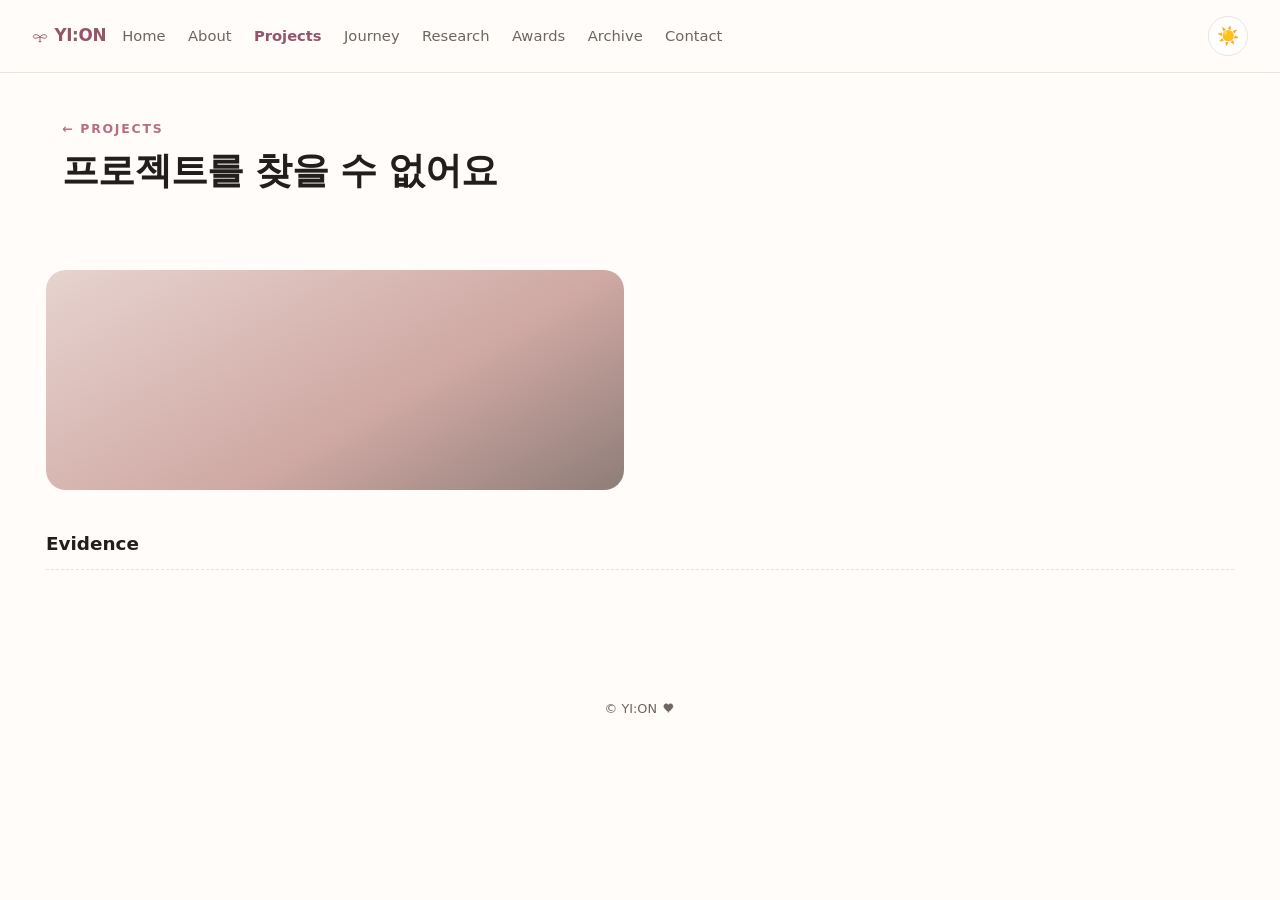
<file: project.html>
<!DOCTYPE html>
<html lang="ko">
  <head>
    <meta charset="UTF-8" />
    <script>(()=>{const v=new URLSearchParams(location.search).get('theme');const t=v==='interview'?'interview':'daily';document.documentElement.dataset.theme=t;document.documentElement.style.colorScheme=t==='interview'?'dark':'light'})()</script>
    <meta name="color-scheme" content="light dark" />
    <meta name="theme-color" content="#1d1a1f" />
    <link rel="icon" href="favicon.svg" type="image/svg+xml" />
    <meta name="viewport" content="width=device-width, initial-scale=1.0" />
    <title>Project — YI:ON</title>
    <link rel="stylesheet" href="styles.css" />
    <link rel="stylesheet" href="theme.css" />
    <script src="theme.js" defer></script>
  </head>
  <body data-page="projects" data-shell="stack">
    <svg style="display: none">
      <symbol id="icon-ribbon" viewBox="0 0 24 24">
        <path d="M12 13.2c-1.6-2-4.6-3.6-7.4-3.1C2.7 10.5 1.6 12 2 13.4c.5 1.7 2.6 2.3 4.4 1.9 1.9-.4 3.9-1.3 5.6-2.1zm0 0c1.6-2 4.6-3.6 7.4-3.1 1.9.4 3 1.9 2.6 3.3-.5 1.7-2.6 2.3-4.4 1.9-1.9-.4-3.9-1.3-5.6-2.1zm0 0v7.4M10.6 20.6h2.8" fill="none" stroke="currentColor" stroke-width="1.4" stroke-linecap="round" stroke-linejoin="round"/>
      </symbol>
      <symbol id="icon-paw" viewBox="0 0 24 24">
        <ellipse cx="12" cy="16" rx="5" ry="4.2"/>
        <ellipse cx="5.2" cy="9.6" rx="2" ry="2.4"/>
        <ellipse cx="10.2" cy="6.4" rx="2" ry="2.6"/>
        <ellipse cx="13.8" cy="6.4" rx="2" ry="2.6"/>
        <ellipse cx="18.8" cy="9.6" rx="2" ry="2.4"/>
      </symbol>
      <symbol id="icon-star" viewBox="0 0 24 24">
        <path d="M12 2.5l2.4 6.2 6.6.4-5.2 4.2 1.8 6.4L12 16.2l-5.6 3.5 1.8-6.4-5.2-4.2 6.6-.4z"/>
      </symbol>
      <symbol id="icon-heart" viewBox="0 0 24 24">
        <path d="M12 20.2s-7.6-4.6-9.8-9.3C.6 7.4 2.4 4 5.9 3.6c2-.2 3.8.9 4.9 2.6 1.1-1.7 3-2.8 4.9-2.6 3.5.4 5.3 3.8 3.7 7.3-2.2 4.7-9.8 9.3-9.8 9.3z"/>
      </symbol>
      <symbol id="icon-cat-ears" viewBox="0 0 100 60">
        <path d="M14 46 C14 22, 26 8, 34 26 Z"/>
        <path d="M86 46 C86 22, 74 8, 66 26 Z"/>
      </symbol>
    </svg>

    <header class="site-header">
      <a class="brand" href="index.html">
        <svg class="icon icon-ribbon" width="16" height="16"><use href="#icon-ribbon"/></svg>
        YI:ON
      </a>
      <nav class="nav-links" id="navLinks">
        <a href="index.html" data-nav="home">Home</a>
        <a href="about.html" data-nav="about">About</a>
        <a href="projects.html" data-nav="projects">Projects</a>
        <a href="journey.html" data-nav="journey">Journey</a>
        <a href="research.html" data-nav="research">Research</a>
        <a href="awards.html" data-nav="awards">Awards</a>
        <a href="archive.html" data-nav="archive">Archive</a>
        <a href="contact.html" data-nav="contact">Contact</a>
      </nav>
      <button class="nav-toggle" id="navToggle" aria-label="메뉴 열기" aria-expanded="false">
        <span></span><span></span><span></span>
      </button>
    </header>

    <div class="app-backbar" id="appBackbar" data-fallback="projects.html">
      <button class="app-back-btn" id="appBackBtn" type="button" aria-label="뒤로가기">
        <svg width="20" height="20" viewBox="0 0 24 24" fill="none" stroke="currentColor" stroke-width="2" stroke-linecap="round" stroke-linejoin="round"><path d="M15 18l-6-6 6-6"/></svg>
      </button>
      <span class="app-backbar-title" id="appBackbarTitle">Project</span>
    </div>

    <main>
      <div class="page-hero reveal">
        <p class="eyebrow">
          <a href="projects.html" style="color: var(--rose-deep)">← Projects</a>
        </p>
        <h1 id="pTitle">프로젝트를 찾을 수 없어요</h1>
        <p id="pSummary"></p>
        <div class="badge-row" id="pStatus" style="margin-top: 0.8rem"></div>
      </div>

      <section class="section" id="project-detail">
        <!-- 1. Overview -->
        <div class="detail-overview reveal">
          <div class="detail-cover" id="pCover"></div>
          <ul class="detail-meta-list" id="pMeta"></ul>
        </div>

        <!-- Presentation (링크 없으면 자동 숨김) -->
        <div class="detail-section reveal" id="section-presentation" style="display: none">
          <h3>Presentation</h3>
          <div class="slide-grid" id="pSlides"></div>
          <div class="link-row" id="pPresentationLinks"></div>
        </div>

        <!-- 10. Evidence -->
        <div class="detail-section reveal" id="section-evidence">
          <h3>Evidence</h3>
          <div class="evidence-grid" id="pEvidence"></div>
          <p style="font-size: 0.8rem; color: var(--ink-muted)" id="pEvidenceEmpty"></p>
        </div>
      </section>
    </main>

    <div class="lightbox-overlay" id="lightbox">
      <div class="lightbox-box">
        <div class="lightbox-visual" id="lightboxVisual"></div>
        <p id="lightboxCaption" style="color: var(--ink-muted); font-size: 0.85rem"></p>
        <button class="lightbox-close" id="lightboxClose" type="button">닫기</button>
      </div>
    </div>

    <footer class="site-footer">
      <span>© YI:ON</span>
      <svg class="icon icon-heart" width="12" height="12"><use href="#icon-heart"/></svg>
    </footer>

    <nav class="app-tabbar" id="appTabbar" aria-label="주요 메뉴">
      <a class="app-tab" data-tab="home" href="index.html">
        <svg width="20" height="20" viewBox="0 0 24 24" fill="none" stroke="currentColor" stroke-width="1.6" stroke-linecap="round" stroke-linejoin="round"><path d="M3 11l9-7 9 7"/><path d="M5 10v9a1 1 0 0 0 1 1h4v-6h4v6h4a1 1 0 0 0 1-1v-9"/></svg>
        <span>Home</span>
      </a>
      <a class="app-tab" data-tab="projects" href="projects.html">
        <svg width="20" height="20" viewBox="0 0 24 24" fill="none" stroke="currentColor" stroke-width="1.6"><rect x="3" y="3" width="8" height="8" rx="2"/><rect x="13" y="3" width="8" height="8" rx="2"/><rect x="3" y="13" width="8" height="8" rx="2"/><rect x="13" y="13" width="8" height="8" rx="2"/></svg>
        <span>Projects</span>
      </a>
      <a class="app-tab" data-tab="chat" href="chat.html">
        <svg width="20" height="20" viewBox="0 0 24 24" fill="none" stroke="currentColor" stroke-width="1.6" stroke-linecap="round" stroke-linejoin="round"><path d="M21 11.5a8.38 8.38 0 0 1-.9 3.8 8.5 8.5 0 0 1-7.6 4.7 8.38 8.38 0 0 1-3.8-.9L3 21l1.9-5.7a8.38 8.38 0 0 1-.9-3.8 8.5 8.5 0 0 1 4.7-7.6 8.38 8.38 0 0 1 3.8-.9h.5a8.48 8.48 0 0 1 8 8v.5z"/></svg>
        <span>Chat</span>
      </a>
      <a class="app-tab" data-tab="profile" href="about.html">
        <svg width="20" height="20" viewBox="0 0 24 24" fill="none" stroke="currentColor" stroke-width="1.6" stroke-linecap="round"><circle cx="12" cy="8" r="4"/><path d="M4 20c0-4 3.6-7 8-7s8 3 8 7"/></svg>
        <span>Profile</span>
      </a>
    </nav>

    <script src="data/projects.js"></script>
    <script src="data/papers.js"></script>
    <script src="data/awards.js"></script>
    <script src="data/activities.js"></script>
    <script src="data/presentations.js"></script>
    <script src="script.js"></script>
  </body>
</html>
</file>
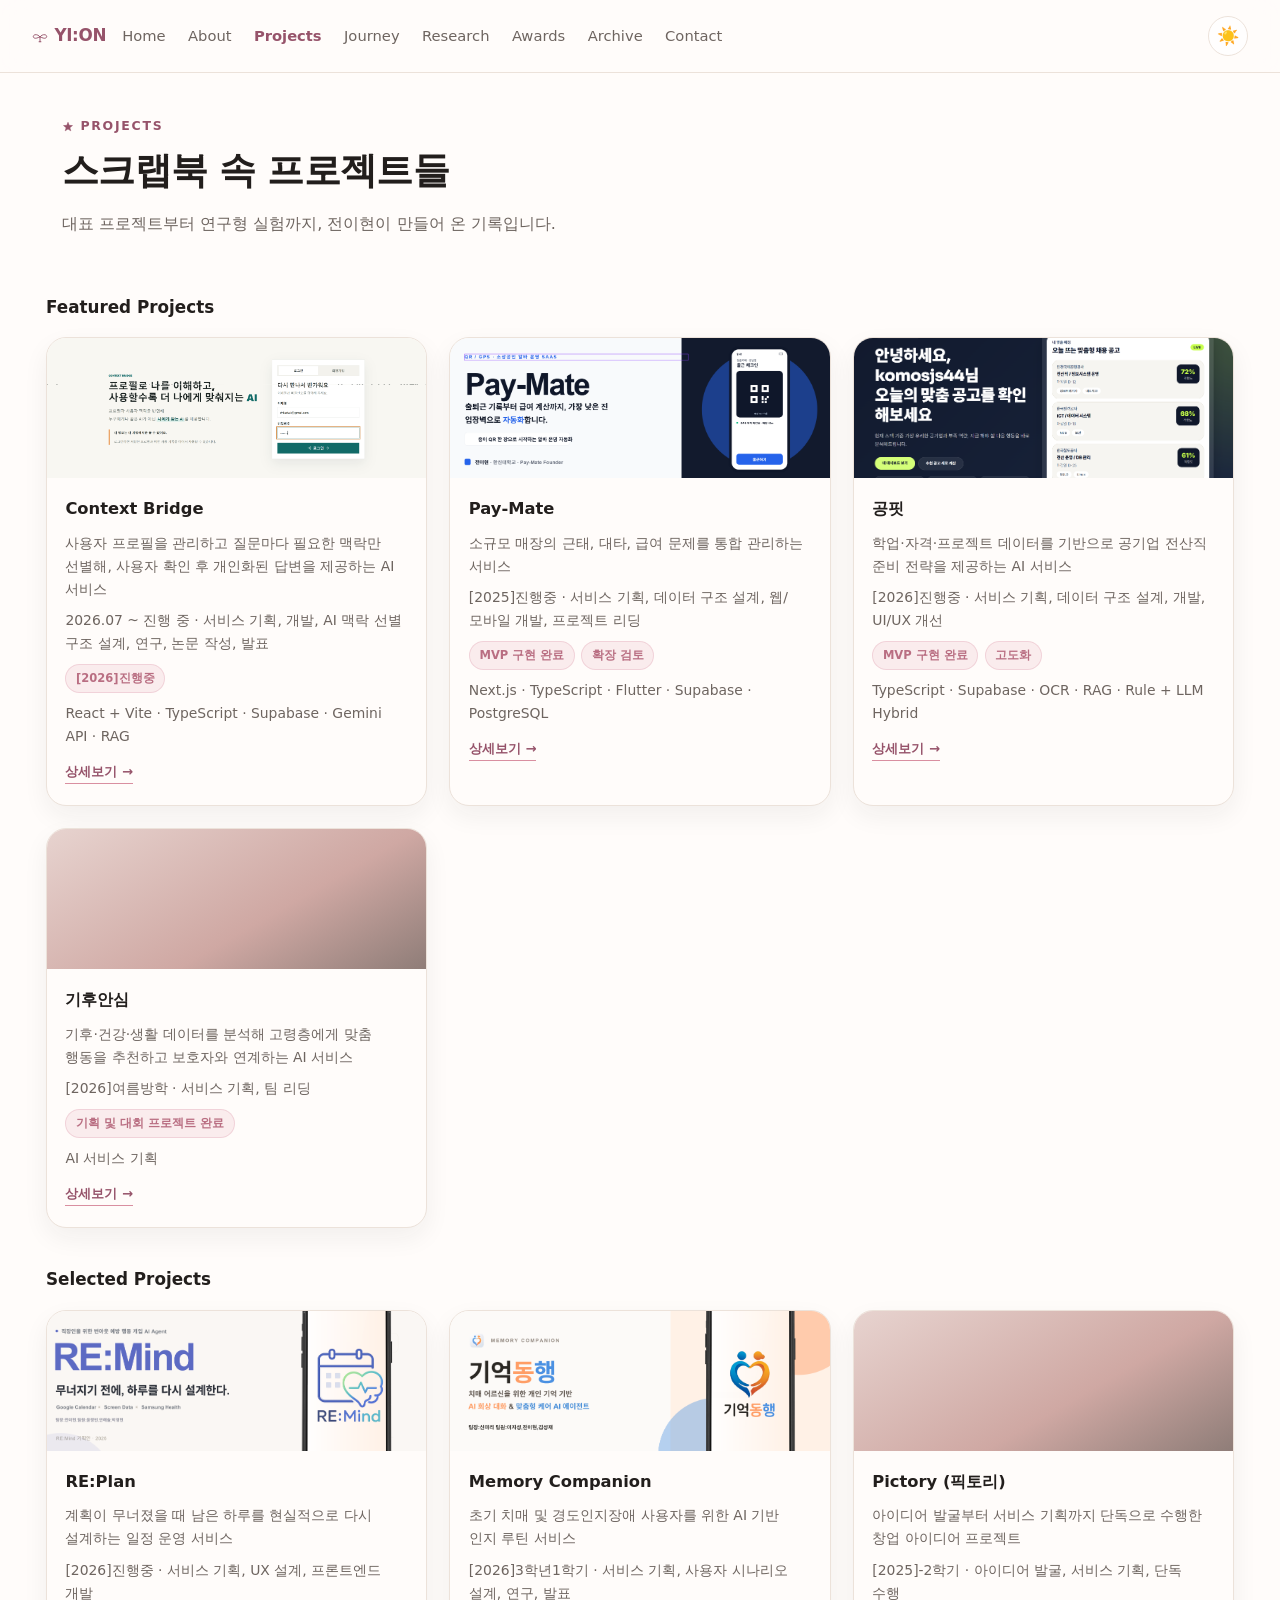
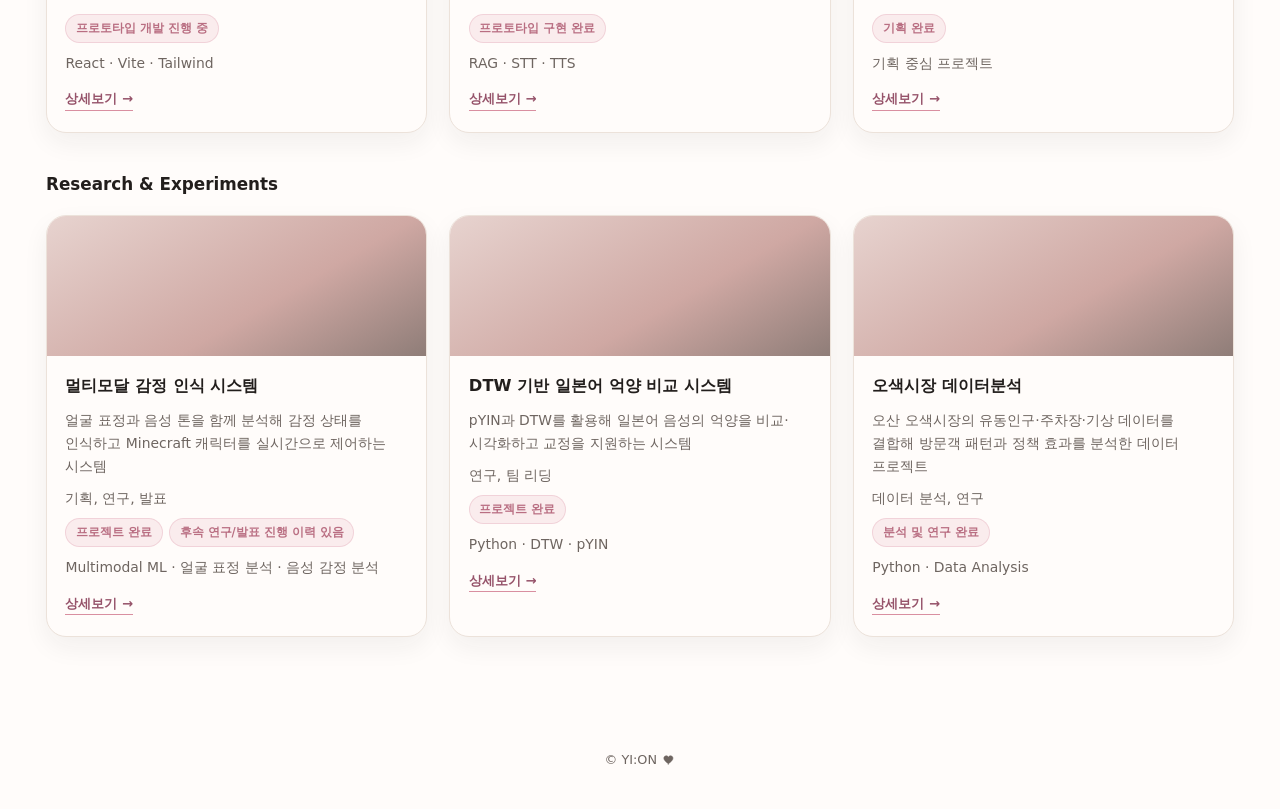
<file: projects.html>
<!DOCTYPE html>
<html lang="ko">
  <head>
    <meta charset="UTF-8" />
    <script>(()=>{const v=new URLSearchParams(location.search).get('theme');const t=v==='interview'?'interview':'daily';document.documentElement.dataset.theme=t;document.documentElement.style.colorScheme=t==='interview'?'dark':'light'})()</script>
    <meta name="color-scheme" content="light dark" />
    <meta name="theme-color" content="#1d1a1f" />
    <link rel="icon" href="favicon.svg" type="image/svg+xml" />
    <meta name="viewport" content="width=device-width, initial-scale=1.0" />
    <title>Projects — YI:ON</title>
    <meta name="description" content="전이현의 대표 프로젝트, 확장 프로젝트, 연구형 실험 프로젝트 아카이브" />
    <link rel="stylesheet" href="styles.css" />
    <link rel="stylesheet" href="theme.css" />
    <script src="theme.js" defer></script>
  </head>
  <body data-page="projects">
    <svg style="display: none">
      <symbol id="icon-ribbon" viewBox="0 0 24 24">
        <path d="M12 13.2c-1.6-2-4.6-3.6-7.4-3.1C2.7 10.5 1.6 12 2 13.4c.5 1.7 2.6 2.3 4.4 1.9 1.9-.4 3.9-1.3 5.6-2.1zm0 0c1.6-2 4.6-3.6 7.4-3.1 1.9.4 3 1.9 2.6 3.3-.5 1.7-2.6 2.3-4.4 1.9-1.9-.4-3.9-1.3-5.6-2.1zm0 0v7.4M10.6 20.6h2.8" fill="none" stroke="currentColor" stroke-width="1.4" stroke-linecap="round" stroke-linejoin="round"/>
      </symbol>
      <symbol id="icon-paw" viewBox="0 0 24 24">
        <ellipse cx="12" cy="16" rx="5" ry="4.2"/>
        <ellipse cx="5.2" cy="9.6" rx="2" ry="2.4"/>
        <ellipse cx="10.2" cy="6.4" rx="2" ry="2.6"/>
        <ellipse cx="13.8" cy="6.4" rx="2" ry="2.6"/>
        <ellipse cx="18.8" cy="9.6" rx="2" ry="2.4"/>
      </symbol>
      <symbol id="icon-star" viewBox="0 0 24 24">
        <path d="M12 2.5l2.4 6.2 6.6.4-5.2 4.2 1.8 6.4L12 16.2l-5.6 3.5 1.8-6.4-5.2-4.2 6.6-.4z"/>
      </symbol>
      <symbol id="icon-heart" viewBox="0 0 24 24">
        <path d="M12 20.2s-7.6-4.6-9.8-9.3C.6 7.4 2.4 4 5.9 3.6c2-.2 3.8.9 4.9 2.6 1.1-1.7 3-2.8 4.9-2.6 3.5.4 5.3 3.8 3.7 7.3-2.2 4.7-9.8 9.3-9.8 9.3z"/>
      </symbol>
      <symbol id="icon-cat-ears" viewBox="0 0 100 60">
        <path d="M14 46 C14 22, 26 8, 34 26 Z"/>
        <path d="M86 46 C86 22, 74 8, 66 26 Z"/>
      </symbol>
    </svg>

    <header class="site-header">
      <a class="brand" href="index.html">
        <svg class="icon icon-ribbon" width="16" height="16"><use href="#icon-ribbon"/></svg>
        YI:ON
      </a>
      <nav class="nav-links" id="navLinks">
        <a href="index.html" data-nav="home">Home</a>
        <a href="about.html" data-nav="about">About</a>
        <a href="projects.html" data-nav="projects">Projects</a>
        <a href="journey.html" data-nav="journey">Journey</a>
        <a href="research.html" data-nav="research">Research</a>
        <a href="awards.html" data-nav="awards">Awards</a>
        <a href="archive.html" data-nav="archive">Archive</a>
        <a href="contact.html" data-nav="contact">Contact</a>
      </nav>
      <button class="nav-toggle" id="navToggle" aria-label="메뉴 열기" aria-expanded="false">
        <span></span><span></span><span></span>
      </button>
    </header>

    <main>
      <!-- 데스크톱(900px 이상) 전용: 기존 3그룹 레이아웃 그대로 -->
      <div id="projectsDesktop">
        <div class="page-hero reveal">
          <p class="eyebrow">
            <svg class="icon icon-star" width="12" height="12"><use href="#icon-star"/></svg>
            Projects
          </p>
          <h1>스크랩북 속 프로젝트들</h1>
          <p>대표 프로젝트부터 연구형 실험까지, 전이현이 만들어 온 기록입니다.</p>
        </div>

        <section class="section" id="project-groups">
          <div class="project-group reveal">
            <h3>Featured Projects</h3>
            <div class="card-grid-v2" id="featuredGrid"></div>
          </div>
          <div class="project-group reveal">
            <h3>Selected Projects</h3>
            <div class="card-grid-v2" id="selectedGrid"></div>
          </div>
          <div class="project-group reveal">
            <h3>Research &amp; Experiments</h3>
            <div class="card-grid-v2" id="researchGrid"></div>
          </div>
        </section>
      </div>

      <!-- 모바일/태블릿(900px 미만) 전용: 1열 카드 + URL 쿼리 필터 -->
      <div class="projects-mobile" id="projectsMobile">
        <div class="projects-mobile-header">
          <h1>Projects</h1>
          <p class="projects-count" id="projectsCount"></p>
          <a class="link-chip" href="archive.html">전체 기록 보기 →</a>
        </div>

        <div class="filter-group filter-group-scroll" id="projectFilterChips"></div>

        <div class="projects-mobile-list" id="projectsMobileList"></div>

        <div class="projects-empty" id="projectsEmpty" hidden>
          <p>선택한 필터에 해당하는 프로젝트가 아직 없어요.</p>
          <button type="button" class="btn btn-secondary" id="projectsEmptyReset">All로 보기</button>
        </div>

        <a class="link-chip projects-archive-bottom" href="archive.html">전체 기록(Archive) 보기 →</a>
      </div>
    </main>

    <footer class="site-footer">
      <span>© YI:ON</span>
      <svg class="icon icon-heart" width="12" height="12"><use href="#icon-heart"/></svg>
    </footer>

    <nav class="app-tabbar" id="appTabbar" aria-label="주요 메뉴">
      <a class="app-tab" data-tab="home" href="index.html">
        <svg width="20" height="20" viewBox="0 0 24 24" fill="none" stroke="currentColor" stroke-width="1.6" stroke-linecap="round" stroke-linejoin="round"><path d="M3 11l9-7 9 7"/><path d="M5 10v9a1 1 0 0 0 1 1h4v-6h4v6h4a1 1 0 0 0 1-1v-9"/></svg>
        <span>Home</span>
      </a>
      <a class="app-tab" data-tab="projects" href="projects.html">
        <svg width="20" height="20" viewBox="0 0 24 24" fill="none" stroke="currentColor" stroke-width="1.6"><rect x="3" y="3" width="8" height="8" rx="2"/><rect x="13" y="3" width="8" height="8" rx="2"/><rect x="3" y="13" width="8" height="8" rx="2"/><rect x="13" y="13" width="8" height="8" rx="2"/></svg>
        <span>Projects</span>
      </a>
      <a class="app-tab" data-tab="chat" href="chat.html">
        <svg width="20" height="20" viewBox="0 0 24 24" fill="none" stroke="currentColor" stroke-width="1.6" stroke-linecap="round" stroke-linejoin="round"><path d="M21 11.5a8.38 8.38 0 0 1-.9 3.8 8.5 8.5 0 0 1-7.6 4.7 8.38 8.38 0 0 1-3.8-.9L3 21l1.9-5.7a8.38 8.38 0 0 1-.9-3.8 8.5 8.5 0 0 1 4.7-7.6 8.38 8.38 0 0 1 3.8-.9h.5a8.48 8.48 0 0 1 8 8v.5z"/></svg>
        <span>Chat</span>
      </a>
      <a class="app-tab" data-tab="profile" href="about.html">
        <svg width="20" height="20" viewBox="0 0 24 24" fill="none" stroke="currentColor" stroke-width="1.6" stroke-linecap="round"><circle cx="12" cy="8" r="4"/><path d="M4 20c0-4 3.6-7 8-7s8 3 8 7"/></svg>
        <span>Profile</span>
      </a>
    </nav>

    <script src="data/projects.js"></script>
    <script src="data/papers.js"></script>
    <script src="data/awards.js"></script>
    <script src="data/activities.js"></script>
    <script src="data/presentations.js"></script>
    <script src="script.js"></script>
  </body>
</html>
</file>
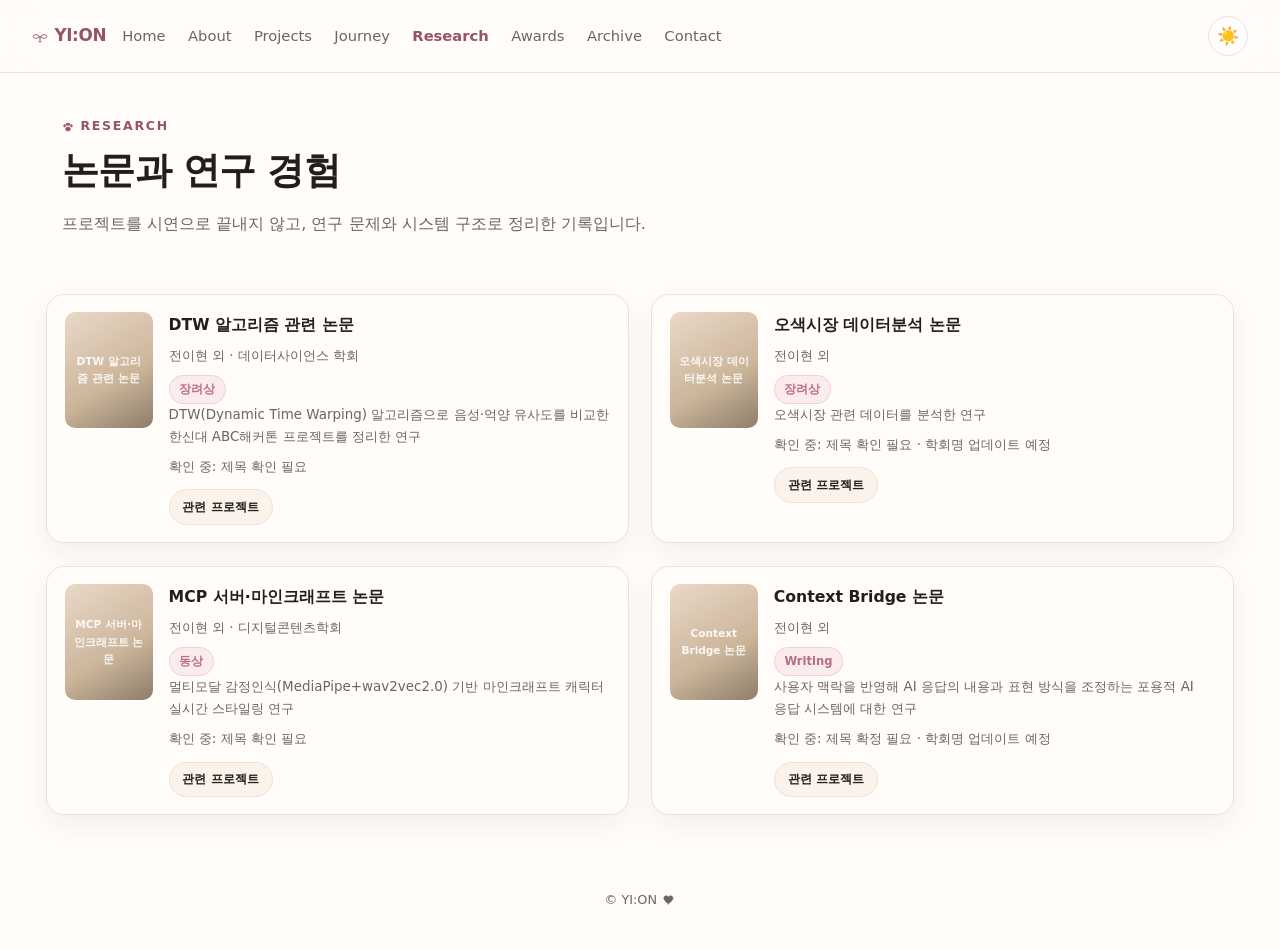
<file: research.html>
<!DOCTYPE html>
<html lang="ko">
  <head>
    <meta charset="UTF-8" />
    <script>(()=>{const v=new URLSearchParams(location.search).get('theme');const t=v==='interview'?'interview':'daily';document.documentElement.dataset.theme=t;document.documentElement.style.colorScheme=t==='interview'?'dark':'light'})()</script>
    <meta name="color-scheme" content="light dark" />
    <meta name="theme-color" content="#1d1a1f" />
    <link rel="icon" href="favicon.svg" type="image/svg+xml" />
    <meta name="viewport" content="width=device-width, initial-scale=1.0" />
    <title>Research — YI:ON</title>
    <meta name="description" content="전이현의 논문과 연구 경험 아카이브" />
    <link rel="stylesheet" href="styles.css" />
    <link rel="stylesheet" href="theme.css" />
    <script src="theme.js" defer></script>
  </head>
  <body data-page="research" data-shell="stack">
    <svg style="display: none">
      <symbol id="icon-ribbon" viewBox="0 0 24 24">
        <path d="M12 13.2c-1.6-2-4.6-3.6-7.4-3.1C2.7 10.5 1.6 12 2 13.4c.5 1.7 2.6 2.3 4.4 1.9 1.9-.4 3.9-1.3 5.6-2.1zm0 0c1.6-2 4.6-3.6 7.4-3.1 1.9.4 3 1.9 2.6 3.3-.5 1.7-2.6 2.3-4.4 1.9-1.9-.4-3.9-1.3-5.6-2.1zm0 0v7.4M10.6 20.6h2.8" fill="none" stroke="currentColor" stroke-width="1.4" stroke-linecap="round" stroke-linejoin="round"/>
      </symbol>
      <symbol id="icon-paw" viewBox="0 0 24 24">
        <ellipse cx="12" cy="16" rx="5" ry="4.2"/>
        <ellipse cx="5.2" cy="9.6" rx="2" ry="2.4"/>
        <ellipse cx="10.2" cy="6.4" rx="2" ry="2.6"/>
        <ellipse cx="13.8" cy="6.4" rx="2" ry="2.6"/>
        <ellipse cx="18.8" cy="9.6" rx="2" ry="2.4"/>
      </symbol>
      <symbol id="icon-star" viewBox="0 0 24 24">
        <path d="M12 2.5l2.4 6.2 6.6.4-5.2 4.2 1.8 6.4L12 16.2l-5.6 3.5 1.8-6.4-5.2-4.2 6.6-.4z"/>
      </symbol>
      <symbol id="icon-heart" viewBox="0 0 24 24">
        <path d="M12 20.2s-7.6-4.6-9.8-9.3C.6 7.4 2.4 4 5.9 3.6c2-.2 3.8.9 4.9 2.6 1.1-1.7 3-2.8 4.9-2.6 3.5.4 5.3 3.8 3.7 7.3-2.2 4.7-9.8 9.3-9.8 9.3z"/>
      </symbol>
      <symbol id="icon-cat-ears" viewBox="0 0 100 60">
        <path d="M14 46 C14 22, 26 8, 34 26 Z"/>
        <path d="M86 46 C86 22, 74 8, 66 26 Z"/>
      </symbol>
    </svg>

    <header class="site-header">
      <a class="brand" href="index.html">
        <svg class="icon icon-ribbon" width="16" height="16"><use href="#icon-ribbon"/></svg>
        YI:ON
      </a>
      <nav class="nav-links" id="navLinks">
        <a href="index.html" data-nav="home">Home</a>
        <a href="about.html" data-nav="about">About</a>
        <a href="projects.html" data-nav="projects">Projects</a>
        <a href="journey.html" data-nav="journey">Journey</a>
        <a href="research.html" data-nav="research">Research</a>
        <a href="awards.html" data-nav="awards">Awards</a>
        <a href="archive.html" data-nav="archive">Archive</a>
        <a href="contact.html" data-nav="contact">Contact</a>
      </nav>
      <button class="nav-toggle" id="navToggle" aria-label="메뉴 열기" aria-expanded="false">
        <span></span><span></span><span></span>
      </button>
    </header>

    <div class="app-backbar" id="appBackbar" data-fallback="about.html">
      <button class="app-back-btn" id="appBackBtn" type="button" aria-label="뒤로가기">
        <svg width="20" height="20" viewBox="0 0 24 24" fill="none" stroke="currentColor" stroke-width="2" stroke-linecap="round" stroke-linejoin="round"><path d="M15 18l-6-6 6-6"/></svg>
      </button>
      <span class="app-backbar-title">Research</span>
    </div>

    <main>
      <div class="page-hero reveal">
        <p class="eyebrow">
          <svg class="icon icon-paw" width="12" height="12"><use href="#icon-paw"/></svg>
          Research
        </p>
        <h1>논문과 연구 경험</h1>
        <p>프로젝트를 시연으로 끝내지 않고, 연구 문제와 시스템 구조로 정리한 기록입니다.</p>
      </div>

      <section class="section" id="paper-list">
        <div class="paper-grid" id="paperGrid"></div>
      </section>
    </main>

    <footer class="site-footer">
      <span>© YI:ON</span>
      <svg class="icon icon-heart" width="12" height="12"><use href="#icon-heart"/></svg>
    </footer>

    <nav class="app-tabbar" id="appTabbar" aria-label="주요 메뉴">
      <a class="app-tab" data-tab="home" href="index.html">
        <svg width="20" height="20" viewBox="0 0 24 24" fill="none" stroke="currentColor" stroke-width="1.6" stroke-linecap="round" stroke-linejoin="round"><path d="M3 11l9-7 9 7"/><path d="M5 10v9a1 1 0 0 0 1 1h4v-6h4v6h4a1 1 0 0 0 1-1v-9"/></svg>
        <span>Home</span>
      </a>
      <a class="app-tab" data-tab="projects" href="projects.html">
        <svg width="20" height="20" viewBox="0 0 24 24" fill="none" stroke="currentColor" stroke-width="1.6"><rect x="3" y="3" width="8" height="8" rx="2"/><rect x="13" y="3" width="8" height="8" rx="2"/><rect x="3" y="13" width="8" height="8" rx="2"/><rect x="13" y="13" width="8" height="8" rx="2"/></svg>
        <span>Projects</span>
      </a>
      <a class="app-tab" data-tab="chat" href="chat.html">
        <svg width="20" height="20" viewBox="0 0 24 24" fill="none" stroke="currentColor" stroke-width="1.6" stroke-linecap="round" stroke-linejoin="round"><path d="M21 11.5a8.38 8.38 0 0 1-.9 3.8 8.5 8.5 0 0 1-7.6 4.7 8.38 8.38 0 0 1-3.8-.9L3 21l1.9-5.7a8.38 8.38 0 0 1-.9-3.8 8.5 8.5 0 0 1 4.7-7.6 8.38 8.38 0 0 1 3.8-.9h.5a8.48 8.48 0 0 1 8 8v.5z"/></svg>
        <span>Chat</span>
      </a>
      <a class="app-tab" data-tab="profile" href="about.html">
        <svg width="20" height="20" viewBox="0 0 24 24" fill="none" stroke="currentColor" stroke-width="1.6" stroke-linecap="round"><circle cx="12" cy="8" r="4"/><path d="M4 20c0-4 3.6-7 8-7s8 3 8 7"/></svg>
        <span>Profile</span>
      </a>
    </nav>

    <script src="data/projects.js"></script>
    <script src="data/papers.js"></script>
    <script src="data/awards.js"></script>
    <script src="data/activities.js"></script>
    <script src="data/presentations.js"></script>
    <script src="script.js"></script>
  </body>
</html>
</file>
<file: styles.css>
:root {
  color-scheme: light;
  --warm-white: #fffcfa;
  --cream: #fbf2e9;
  --gray-soft: #e9e4df;
  --pink-soft: #f3dee2;
  --rose: #d98fa0;
  --rose-deep: #b96e82;
  --ink: #221e1c;
  --ink-muted: #6e6560;
  --border: #ece2da;
  --shadow: 0 20px 45px rgba(34, 30, 28, 0.08);
  --shadow-soft: 0 10px 26px rgba(34, 30, 28, 0.06);

  /* App Shell 모바일 디자인 토큰 */
  --tabbar-height: 56px;
  --safe-top: env(safe-area-inset-top, 0px);
  --safe-bottom: env(safe-area-inset-bottom, 0px);
  --space-page-x: clamp(16px, 5vw, 24px);
  --touch-min: 44px;
}

* {
  box-sizing: border-box;
}

html {
  scroll-behavior: smooth;
}

body {
  margin: 0;
  font-family: "Pretendard", "SUIT", "Apple SD Gothic Neo", "Inter", system-ui,
    -apple-system, BlinkMacSystemFont, sans-serif;
  background: var(--warm-white);
  color: var(--ink);
  line-height: 1.65;
  -webkit-font-smoothing: antialiased;
}

img {
  max-width: 100%;
}

a {
  color: inherit;
  text-decoration: none;
}

.icon {
  fill: currentColor;
  stroke: currentColor;
  vertical-align: -1px;
}

/* ---------- Header ---------- */

.site-header {
  position: sticky;
  top: 0;
  z-index: 30;
  display: flex;
  justify-content: space-between;
  align-items: center;
  gap: 1rem;
  padding: 1rem 2rem;
  backdrop-filter: blur(14px);
  background: rgba(255, 252, 250, 0.78);
  border-bottom: 1px solid var(--border);
}

.brand {
  display: inline-flex;
  align-items: center;
  gap: 0.4rem;
  font-weight: 700;
  letter-spacing: -0.02em;
  font-size: 1.05rem;
  color: var(--rose-deep);
}

.nav-links {
  display: flex;
  gap: 1.4rem;
  color: var(--ink-muted);
  font-size: 0.92rem;
}

.nav-links a:hover {
  color: var(--rose-deep);
}

.btn-chip-nav {
  padding: 0.5rem 1.1rem;
  border-radius: 999px;
  background: var(--ink);
  color: var(--warm-white);
  font-size: 0.86rem;
  font-weight: 600;
  transition: transform 0.25s ease, box-shadow 0.25s ease;
}

.btn-chip-nav:hover {
  transform: translateY(-1px);
  box-shadow: var(--shadow-soft);
}

.nav-links a[aria-current='page'] {
  color: var(--rose-deep);
  font-weight: 700;
}

.nav-toggle {
  display: none;
  flex-direction: column;
  justify-content: center;
  gap: 5px;
  width: 34px;
  height: 34px;
  border: none;
  background: none;
  cursor: pointer;
  padding: 0;
}

.nav-toggle span {
  display: block;
  height: 2px;
  border-radius: 2px;
  background: var(--ink);
  transition: transform 0.25s ease, opacity 0.25s ease;
}

.nav-toggle.active span:nth-child(1) {
  transform: translateY(7px) rotate(45deg);
}

.nav-toggle.active span:nth-child(2) {
  opacity: 0;
}

.nav-toggle.active span:nth-child(3) {
  transform: translateY(-7px) rotate(-45deg);
}

/* ---------- Page hero (interior pages) ---------- */

.page-hero {
  max-width: 1220px;
  margin: 0 auto;
  padding: 2.6rem 2rem 1rem;
}

.page-hero h1 {
  margin: 0 0 0.6rem;
  font-size: clamp(1.6rem, 3vw, 2.3rem);
  letter-spacing: -0.02em;
}

.page-hero p {
  color: var(--ink-muted);
  max-width: 620px;
  margin: 0;
}

/* ---------- Portfolio summary ---------- */

.summary-grid {
  display: grid;
  grid-template-columns: repeat(5, minmax(0, 1fr));
  gap: 0.9rem;
}

.summary-stat {
  display: flex;
  flex-direction: column;
  align-items: center;
  gap: 0.3rem;
  padding: 1.2rem 0.6rem;
  background: var(--cream);
  border: 1px solid var(--border);
  border-radius: 18px;
  text-align: center;
  transition: transform 0.25s ease, box-shadow 0.25s ease;
}

.summary-stat:hover {
  transform: translateY(-3px);
  box-shadow: var(--shadow-soft);
}

.summary-num {
  font-size: 1.8rem;
  font-weight: 700;
  color: var(--rose-deep);
}

.summary-label {
  font-size: 0.8rem;
  color: var(--ink-muted);
  word-break: keep-all;
  overflow-wrap: anywhere;
}

/* ---------- Status badges ---------- */

.badge-row {
  display: flex;
  flex-wrap: wrap;
  gap: 0.4rem;
}

.status-badge {
  display: inline-flex;
  align-items: center;
  font-size: 0.72rem;
  font-weight: 700;
  padding: 0.25rem 0.6rem;
  border-radius: 999px;
  background: rgba(217, 143, 160, 0.14);
  color: var(--rose-deep);
  border: 1px solid rgba(217, 143, 160, 0.28);
}

.status-badge.is-muted {
  background: var(--gray-soft);
  color: var(--ink-muted);
  border-color: var(--border);
}

/* ---------- Project cards (grid list) ---------- */

.project-group {
  margin-bottom: 2.4rem;
}

.project-group h3 {
  font-size: 1.05rem;
  margin: 0 0 1rem;
  color: var(--ink);
}

.card-grid-v2 {
  display: grid;
  grid-template-columns: repeat(3, minmax(0, 1fr));
  gap: 1.4rem;
}

.project-card-v2 {
  display: flex;
  flex-direction: column;
  background: var(--warm-white);
  border: 1px solid var(--border);
  border-radius: 20px;
  overflow: hidden;
  box-shadow: var(--shadow-soft);
  transition: transform 0.3s ease, box-shadow 0.3s ease;
}

.project-card-v2:hover {
  transform: translateY(-5px);
  box-shadow: var(--shadow);
}

.project-card-v2 .card-cover {
  height: 140px;
  background: linear-gradient(150deg, #e7d3cf 0%, #cfa8a3 60%, #8f7d78 100%);
}

.project-card-v2 .card-body {
  padding: 1.1rem 1.15rem 1.3rem;
  display: flex;
  flex-direction: column;
  gap: 0.55rem;
}

.project-card-v2 h4 {
  margin: 0;
  font-size: 1.02rem;
}

.project-card-v2 p {
  margin: 0;
  font-size: 0.87rem;
  color: var(--ink-muted);
}

.card-meta {
  font-size: 0.78rem;
  color: var(--ink-muted);
}

.card-detail-link {
  align-self: flex-start;
  margin-top: 0.3rem;
  font-size: 0.82rem;
  font-weight: 700;
  color: var(--rose-deep);
  border-bottom: 1px solid var(--rose);
}

/* ---------- Project detail ---------- */

.detail-overview {
  display: grid;
  grid-template-columns: 1fr 1fr;
  gap: 2rem;
  align-items: start;
}

.detail-cover {
  height: 220px;
  border-radius: 20px;
  background: linear-gradient(150deg, #e7d3cf 0%, #cfa8a3 60%, #8f7d78 100%);
}

.detail-meta-list {
  list-style: none;
  padding: 0;
  margin: 1rem 0 0;
  display: grid;
  gap: 0.5rem;
  font-size: 0.92rem;
}

.detail-meta-list strong {
  color: var(--rose-deep);
  margin-right: 0.4rem;
}

.detail-section {
  margin: 2.4rem 0;
}

.detail-section h3 {
  font-size: 1.15rem;
  margin: 0 0 1rem;
  padding-bottom: 0.6rem;
  border-bottom: 1px dashed var(--border);
}

.detail-section ul {
  margin: 0;
  padding-left: 1.2rem;
  display: grid;
  gap: 0.4rem;
}

.challenge-card {
  background: var(--cream);
  border: 1px solid var(--border);
  border-radius: 16px;
  padding: 1rem 1.15rem;
  margin-bottom: 1rem;
  display: grid;
  gap: 0.5rem;
  font-size: 0.92rem;
}

.challenge-card b {
  color: var(--rose-deep);
}

.result-columns {
  display: grid;
  grid-template-columns: repeat(3, minmax(0, 1fr));
  gap: 1rem;
}

.result-col {
  background: var(--warm-white);
  border: 1px solid var(--border);
  border-radius: 16px;
  padding: 1rem 1.1rem;
}

.result-col h4 {
  margin: 0 0 0.6rem;
  font-size: 0.86rem;
  text-transform: uppercase;
  letter-spacing: 0.05em;
  color: var(--rose-deep);
}

.result-col ul {
  font-size: 0.88rem;
}

.learnings-grid {
  display: grid;
  grid-template-columns: repeat(2, minmax(0, 1fr));
  gap: 1rem;
}

.learning-block {
  background: var(--cream);
  border: 1px solid var(--border);
  border-radius: 16px;
  padding: 1rem 1.1rem;
}

.learning-block h4 {
  margin: 0 0 0.5rem;
  font-size: 0.86rem;
  color: var(--rose-deep);
}

/* ---------- Evidence gallery + Lightbox ---------- */

.evidence-grid {
  display: grid;
  grid-template-columns: repeat(3, minmax(0, 1fr));
  gap: 0.9rem;
}

.evidence-item {
  position: relative;
  height: 130px;
  border-radius: 14px;
  overflow: hidden;
  cursor: pointer;
  background: linear-gradient(150deg, #e3d6d9 0%, #b9a1a8 60%, #766a68 100%);
}

.evidence-item .evidence-label {
  position: absolute;
  left: 0.5rem;
  bottom: 0.5rem;
  font-size: 0.7rem;
  font-weight: 700;
  padding: 0.2rem 0.5rem;
  border-radius: 999px;
  background: rgba(255, 255, 255, 0.85);
  color: var(--ink);
}

.lightbox-overlay {
  position: fixed;
  inset: 0;
  z-index: 60;
  display: none;
  align-items: center;
  justify-content: center;
  background: rgba(34, 30, 28, 0.72);
  padding: 2rem;
}

.lightbox-overlay.open {
  display: flex;
}

.lightbox-box {
  max-width: 640px;
  width: 100%;
  background: var(--warm-white);
  border-radius: 20px;
  padding: 1.4rem;
  text-align: center;
}

.lightbox-box .lightbox-visual {
  height: 320px;
  border-radius: 14px;
  margin-bottom: 1rem;
  background: linear-gradient(150deg, #e3d6d9 0%, #b9a1a8 60%, #766a68 100%);
}

.lightbox-close {
  margin-top: 0.8rem;
  border: 1px solid var(--border);
  background: var(--cream);
  border-radius: 999px;
  padding: 0.5rem 1.1rem;
  cursor: pointer;
  font: inherit;
}

/* ---------- Presentation slides ---------- */

.slide-grid {
  display: grid;
  grid-template-columns: repeat(3, minmax(0, 1fr));
  gap: 0.8rem;
}

.slide-mock {
  aspect-ratio: 4 / 3;
  border-radius: 10px;
  background: var(--gray-soft);
  border: 1px solid var(--border);
  display: flex;
  align-items: center;
  justify-content: center;
  font-size: 0.78rem;
  color: var(--ink-muted);
  text-align: center;
  padding: 0.5rem;
}

/* ---------- Journey ---------- */

.journey-block {
  margin-bottom: 2.2rem;
}

.journey-block h3 {
  font-size: 1.02rem;
  margin: 0 0 0.9rem;
}

.journey-steps {
  display: flex;
  flex-wrap: wrap;
  gap: 0.6rem;
  align-items: center;
}

.journey-step {
  display: flex;
  align-items: center;
  gap: 0.4rem;
  font-size: 0.84rem;
  padding: 0.5rem 0.85rem;
  border-radius: 999px;
  border: 1px solid var(--border);
  color: var(--ink-muted);
  background: var(--warm-white);
}

.journey-step.completed {
  background: var(--rose);
  border-color: var(--rose);
  color: var(--warm-white);
  font-weight: 700;
}

.journey-step.in-progress {
  background: var(--pink-soft);
  border-color: var(--rose);
  color: var(--rose-deep);
  font-weight: 700;
  animation: pulse-soft 1.8s ease-in-out infinite;
}

.journey-step.planned {
  border-style: dashed;
  color: var(--ink-muted);
  opacity: 0.7;
}

.journey-arrow {
  color: var(--border);
}

@keyframes pulse-soft {
  0%,
  100% {
    box-shadow: 0 0 0 0 rgba(217, 143, 160, 0.35);
  }
  50% {
    box-shadow: 0 0 0 6px rgba(217, 143, 160, 0);
  }
}

/* ---------- Research / Papers ---------- */

.paper-grid {
  display: grid;
  grid-template-columns: repeat(2, minmax(0, 1fr));
  gap: 1.4rem;
}

.paper-card {
  display: flex;
  gap: 1rem;
  background: var(--warm-white);
  border: 1px solid var(--border);
  border-radius: 18px;
  padding: 1.1rem;
  box-shadow: var(--shadow-soft);
}

.paper-cover {
  flex: 0 0 88px;
  height: 116px;
  border-radius: 10px;
  background: linear-gradient(150deg, #ead9c9 0%, #cbb59a 60%, #8c7d6a 100%);
  display: flex;
  align-items: center;
  justify-content: center;
  padding: 0.4rem;
  font-size: 0.66rem;
  font-weight: 700;
  color: rgba(255, 255, 255, 0.9);
  text-align: center;
}

.paper-body {
  min-width: 0;
}

.paper-body h4 {
  margin: 0 0 0.4rem;
  font-size: 0.98rem;
  overflow-wrap: anywhere;
  word-break: keep-all;
}

.paper-body p {
  margin: 0 0 0.5rem;
  font-size: 0.84rem;
  color: var(--ink-muted);
  overflow-wrap: anywhere;
  word-break: keep-all;
}

.paper-meta {
  font-size: 0.78rem;
  color: var(--ink-muted);
  margin-bottom: 0.5rem;
  overflow-wrap: anywhere;
  word-break: keep-all;
}

.paper-card .link-chip {
  overflow-wrap: anywhere;
  word-break: keep-all;
}

/* ---------- Awards ---------- */

.award-grid {
  display: grid;
  grid-template-columns: repeat(2, minmax(0, 1fr));
  gap: 1.4rem;
}

.award-card {
  display: flex;
  gap: 1rem;
  background: var(--warm-white);
  border: 1px solid var(--border);
  border-radius: 18px;
  padding: 1.1rem;
  box-shadow: var(--shadow-soft);
}

.award-image {
  flex: 0 0 96px;
  height: 96px;
  border-radius: 14px;
  background: var(--pink-soft);
  display: flex;
  align-items: center;
  justify-content: center;
  cursor: pointer;
  color: var(--rose-deep);
}

.award-body {
  min-width: 0;
}

.award-body h4 {
  margin: 0 0 0.3rem;
  font-size: 0.98rem;
  overflow-wrap: anywhere;
  word-break: keep-all;
}

.award-body p {
  margin: 0 0 0.4rem;
  font-size: 0.84rem;
  color: var(--ink-muted);
  overflow-wrap: anywhere;
  word-break: keep-all;
}

.award-card .link-chip {
  overflow-wrap: anywhere;
  word-break: keep-all;
}

/* ---------- Button links (small) ---------- */

.link-row {
  display: flex;
  flex-wrap: wrap;
  gap: 0.5rem;
  margin-top: 0.7rem;
}

.link-chip {
  display: inline-flex;
  align-items: center;
  font-size: 0.78rem;
  font-weight: 700;
  padding: 0.4rem 0.8rem;
  border-radius: 999px;
  background: var(--cream);
  border: 1px solid var(--border);
  color: var(--ink);
  transition: background 0.2s ease, border-color 0.2s ease;
}

.link-chip:hover {
  background: var(--pink-soft);
  border-color: var(--rose);
}

/* ---------- Archive ---------- */

.archive-controls {
  display: flex;
  flex-direction: column;
  gap: 1rem;
  margin-bottom: 1.6rem;
}

.archive-search {
  width: 100%;
  padding: 0.8rem 1.1rem;
  border-radius: 999px;
  border: 1px solid var(--border);
  font: inherit;
  background: var(--warm-white);
}

.archive-search:focus {
  outline: none;
  border-color: var(--rose);
}

.filter-group {
  display: flex;
  flex-wrap: wrap;
  gap: 0.5rem;
}

.filter-chip {
  border: 1px solid var(--border);
  background: var(--warm-white);
  border-radius: 999px;
  padding: 0.4rem 0.85rem;
  font-size: 0.82rem;
  cursor: pointer;
  color: var(--ink-muted);
  transition: background 0.2s ease, color 0.2s ease, border-color 0.2s ease;
}

.filter-chip.active {
  background: var(--rose);
  border-color: var(--rose);
  color: var(--warm-white);
  font-weight: 700;
}

.archive-list {
  display: grid;
  gap: 0.9rem;
}

.archive-item {
  display: flex;
  justify-content: space-between;
  align-items: center;
  gap: 1rem;
  flex-wrap: wrap;
  background: var(--warm-white);
  border: 1px solid var(--border);
  border-radius: 16px;
  padding: 0.9rem 1.1rem;
}

.archive-item-main h4 {
  margin: 0 0 0.25rem;
  font-size: 0.96rem;
}

.archive-item-main p {
  margin: 0;
  font-size: 0.8rem;
  color: var(--ink-muted);
}

.archive-item-type {
  font-size: 0.7rem;
  font-weight: 700;
  color: var(--rose-deep);
  background: rgba(217, 143, 160, 0.14);
  padding: 0.2rem 0.55rem;
  border-radius: 999px;
}

.archive-empty {
  text-align: center;
  color: var(--ink-muted);
  padding: 2rem 0;
}

/* ---------- About photo grid ---------- */

.photo-grid {
  display: grid;
  grid-template-columns: repeat(3, minmax(0, 1fr));
  gap: 0.8rem;
  margin-top: 1.2rem;
}

.photo-grid .photo-tile {
  aspect-ratio: 1 / 1;
  border-radius: 14px;
  background: linear-gradient(150deg, #e9c9cf 0%, #d4a7ad 40%, #8f8580 100%);
}

.photo-grid .photo-tile:nth-child(3n + 2) {
  background: linear-gradient(150deg, #ead9c9 0%, #cbb59a 60%, #8c7d6a 100%);
}

.photo-grid .photo-tile:nth-child(3n) {
  background: linear-gradient(150deg, #e3d6d9 0%, #b9a1a8 60%, #766a68 100%);
}

/* ---------- Reveal animation ---------- */

.reveal {
  opacity: 0;
  transform: translateY(18px);
  transition: opacity 0.7s cubic-bezier(0.2, 0.7, 0.3, 1),
    transform 0.7s cubic-bezier(0.2, 0.7, 0.3, 1);
}

.reveal.in-view {
  opacity: 1;
  transform: translateY(0);
}

.message.reveal-in {
  animation: rise-in 0.5s cubic-bezier(0.2, 0.7, 0.3, 1);
}

@keyframes rise-in {
  from {
    opacity: 0;
    transform: translateY(10px);
  }
  to {
    opacity: 1;
    transform: translateY(0);
  }
}

/* ---------- Hero ---------- */

.hero {
  position: relative;
  max-width: 1220px;
  margin: 0 auto;
  padding: 3.5rem 2rem 4.5rem;
  display: grid;
  grid-template-columns: 1.05fr 0.95fr;
  gap: 2.5rem;
  align-items: center;
  overflow: hidden;
}

.hero-bg-grain {
  position: absolute;
  inset: -10% -5%;
  z-index: -1;
  background-image: radial-gradient(rgba(217, 143, 160, 0.08) 1px, transparent 1px),
    radial-gradient(rgba(34, 30, 28, 0.04) 1px, transparent 1px);
  background-size: 3px 3px, 5px 5px;
  background-position: 0 0, 2px 2px;
  opacity: 0.6;
}

.eyebrow {
  display: inline-flex;
  align-items: center;
  gap: 0.4rem;
  margin: 0 0 1rem;
  font-size: 0.78rem;
  font-weight: 700;
  letter-spacing: 0.14em;
  text-transform: uppercase;
  color: var(--rose-deep);
}

.hero h1,
.section h2 {
  margin: 0 0 1rem;
  letter-spacing: -0.03em;
  line-height: 1.2;
}

.hero h1 {
  font-size: clamp(2rem, 3.6vw, 3.2rem);
  font-weight: 700;
}

.hero-text {
  font-size: 1.02rem;
  color: var(--ink-muted);
  max-width: 520px;
}

.hero h1.hero-statement {
  margin: 0;
  max-width: 34rem;
  font-size: clamp(1.08rem, 1.7vw, 1.28rem);
  font-weight: 500;
  line-height: 1.75;
  letter-spacing: -0.015em;
  word-break: keep-all;
  text-wrap: pretty;
}

.hero-subtext {
  margin: 0.9rem 0 0;
  max-width: 30rem;
  font-size: 0.9rem;
  line-height: 1.65;
  color: var(--ink-muted);
  word-break: keep-all;
}

.hero-actions {
  display: flex;
  flex-wrap: wrap;
  gap: 0.75rem;
  margin-top: 1.6rem;
}

.hero-copy .profile-hero {
  display: flex;
  align-items: center;
  gap: 1rem;
  margin: 0 0 1.5rem;
  padding: 0;
  border: 0;
  text-align: left;
}

.hero-copy .profile-hero .avatar-photo {
  flex: 0 0 auto;
  margin: 0;
}

.hero-copy .profile-hero > div:last-child {
  flex: 1;
  min-width: 0;
}

.hero-copy .profile-hero-name {
  margin: 0 0 0.2rem;
  font-weight: 600;
  line-height: 1.3;
}

.hero-copy .profile-hero-desc {
  margin: 0;
  font-size: 0.9rem;
  line-height: 1.55;
  word-break: keep-all;
}

.btn {
  display: inline-flex;
  align-items: center;
  justify-content: center;
  padding: 0.85rem 1.4rem;
  border-radius: 999px;
  font-weight: 700;
  font-size: 0.94rem;
  transition: transform 0.25s ease, box-shadow 0.25s ease, background 0.25s ease;
}

.btn:hover {
  transform: translateY(-2px);
}

.btn-primary {
  background: var(--rose);
  color: var(--warm-white);
  box-shadow: 0 12px 26px rgba(217, 143, 160, 0.35);
}

.btn-primary:hover {
  background: var(--rose-deep);
}

.btn-secondary {
  background: var(--warm-white);
  color: var(--ink);
  border: 1px solid var(--border);
}

/* ---------- Chat Panel (Glassmorphism) ---------- */

.hero-panel {
  position: relative;
  padding: 1.4rem;
  border-radius: 28px;
  background: rgba(255, 255, 255, 0.55);
  border: 1px solid rgba(255, 255, 255, 0.6);
  box-shadow: var(--shadow);
  backdrop-filter: blur(18px);
  /* grid item(.hero)이 내부 콘텐츠의 min-content 너비만큼 억지로 넓어지지
     않도록 축소를 허용한다. */
  min-width: 0;
}

.chat-header {
  display: flex;
  justify-content: space-between;
  align-items: center;
  margin-bottom: 0.9rem;
}

.chat-header-left {
  display: flex;
  align-items: center;
  gap: 0.7rem;
}

.ai-avatar {
  width: 40px;
  height: 40px;
  border-radius: 50%;
  display: flex;
  align-items: center;
  justify-content: center;
  font-weight: 700;
  font-size: 0.85rem;
  color: var(--warm-white);
  background: linear-gradient(145deg, var(--rose) 0%, #c99aa8 45%, #8f7d78 100%);
}

.chat-label {
  margin: 0;
  font-size: 0.72rem;
  font-weight: 700;
  color: var(--rose-deep);
  text-transform: uppercase;
  letter-spacing: 0.08em;
}

.chat-header h2 {
  margin: 0;
  font-size: 1.08rem;
}

.status-pill {
  padding: 0.35rem 0.7rem;
  border-radius: 999px;
  background: rgba(217, 143, 160, 0.16);
  color: var(--rose-deep);
  font-size: 0.78rem;
  font-weight: 700;
}

.message {
  max-width: 88%;
  padding: 0.85rem 1rem;
  border-radius: 18px;
  font-size: 0.94rem;
}

.message p {
  margin: 0 0 0.5rem;
  word-break: keep-all;
  overflow-wrap: anywhere;
}

.message p:last-of-type {
  margin-bottom: 0.3rem;
}

.ai-message {
  align-self: flex-start;
  background: rgba(255, 255, 255, 0.72);
  border: 1px solid rgba(255, 255, 255, 0.8);
  backdrop-filter: blur(6px);
  border-bottom-left-radius: 6px;
  box-shadow: var(--shadow-soft);
}

.user-message {
  align-self: flex-end;
  background: rgba(243, 222, 226, 0.85);
  border: 1px solid rgba(217, 143, 160, 0.3);
  border-bottom-right-radius: 6px;
}

.source-tag {
  display: inline-block;
  margin-top: 0.3rem;
  font-size: 0.7rem;
  font-weight: 700;
  letter-spacing: 0.03em;
  color: var(--rose-deep);
  background: rgba(217, 143, 160, 0.18);
  border: 1px solid rgba(217, 143, 160, 0.3);
  padding: 0.22rem 0.6rem;
  border-radius: 999px;
}

/* ---------- Sections shared ---------- */

main {
  padding: 0 1rem 3rem;
}

.section {
  max-width: 1220px;
  margin: 2.5rem auto 0;
  padding: 0 1rem;
}

.section-heading {
  margin-bottom: 1.6rem;
  text-align: left;
}

.section-heading h2 {
  font-size: clamp(1.3rem, 2vw, 1.7rem);
}

/* ---------- About / Instagram profile ---------- */

.ig-profile {
  display: grid;
  grid-template-columns: 0.85fr 1.15fr;
  gap: 2.5rem;
  align-items: start;
}

.ig-profile-left {
  display: flex;
  flex-direction: column;
  align-items: center;
  gap: 1.2rem;
}

.avatar-photo {
  position: relative;
  width: 168px;
  height: 168px;
  border-radius: 50%;
  background-color: var(--gray-soft);
  background-image: url("assets/profile-suit.png");
  background-position: 50% 28%;
  background-repeat: no-repeat;
  background-size: cover;
  border: 4px solid var(--warm-white);
  box-shadow: 0 0 0 2px var(--pink-soft), var(--shadow);
  display: flex;
  align-items: center;
  justify-content: center;
  overflow: hidden;
}

.avatar-photo span {
  display: none;
  font-size: 2.4rem;
  font-weight: 700;
  color: rgba(255, 255, 255, 0.9);
  letter-spacing: -0.02em;
}

.avatar-photo .cat-ears {
  display: none;
  position: absolute;
  top: -16px;
  width: 70%;
  height: 30px;
  color: rgba(143, 133, 128, 0.55);
  fill: currentColor;
}

.avatar-photo-sm {
  width: 96px;
  height: 96px;
}

.avatar-photo-sm span {
  font-size: 1.4rem;
}

.avatar-photo-sm .cat-ears {
  top: -10px;
  height: 18px;
}

.highlights {
  display: flex;
  flex-wrap: wrap;
  justify-content: center;
  gap: 0.9rem 1.1rem;
}

.highlight {
  display: flex;
  flex-direction: column;
  align-items: center;
  gap: 0.35rem;
  background: none;
  border: none;
  font: inherit;
  font-size: 0.74rem;
  color: var(--ink-muted);
  cursor: pointer;
}

.highlight-circle {
  width: 52px;
  height: 52px;
  border-radius: 50%;
  display: flex;
  align-items: center;
  justify-content: center;
  font-size: 1.3rem;
  background: var(--cream);
  border: 1px solid var(--border);
  transition: border-color 0.2s ease, transform 0.2s ease;
}

.highlight:hover .highlight-circle {
  border-color: var(--rose);
  transform: translateY(-2px);
}

.ig-name {
  margin: 0 0 0.6rem;
  font-size: 1.6rem;
}

.ig-stats {
  display: flex;
  gap: 1.4rem;
  color: var(--ink-muted);
  font-size: 0.9rem;
  margin-bottom: 1rem;
}

.ig-stats strong {
  color: var(--ink);
}

.ig-bio {
  list-style: none;
  margin: 0 0 1rem;
  padding: 0;
  color: var(--ink);
  font-size: 0.96rem;
  line-height: 1.6;
}

.ig-desc {
  color: var(--ink-muted);
  max-width: 480px;
}

/* ---------- Mood grid ---------- */

.mood-grid {
  display: grid;
  grid-template-columns: repeat(3, minmax(0, 1fr));
  gap: 1rem;
}

.mood-card {
  display: flex;
  flex-direction: column;
  align-items: center;
  justify-content: center;
  gap: 0.5rem;
  aspect-ratio: 1 / 1;
  background: var(--cream);
  border: 1px solid var(--border);
  border-radius: 20px;
  font-weight: 600;
  color: var(--ink-muted);
  transition: transform 0.3s ease, box-shadow 0.3s ease;
}

.mood-card:hover {
  transform: translateY(-4px);
  box-shadow: var(--shadow-soft);
}

.mood-emoji {
  font-size: 1.8rem;
}

/* ---------- Polaroid projects ---------- */

.polaroid-grid {
  display: grid;
  grid-template-columns: repeat(3, minmax(0, 1fr));
  gap: 2rem 1.6rem;
  padding: 1rem 0 2rem;
}

.polaroid {
  position: relative;
  background: var(--warm-white);
  border: 1px solid var(--border);
  border-radius: 4px;
  padding: 0.9rem 0.9rem 1.2rem;
  box-shadow: var(--shadow-soft);
  transition: transform 0.35s cubic-bezier(0.2, 0.7, 0.3, 1), box-shadow 0.35s ease;
}

.polaroid:nth-child(odd) {
  transform: rotate(-2.5deg);
}

.polaroid:nth-child(even) {
  transform: rotate(2deg);
}

.polaroid:hover {
  transform: rotate(0deg) translateY(-6px) scale(1.02);
  box-shadow: var(--shadow);
}

.tape {
  position: absolute;
  top: -10px;
  left: 50%;
  width: 60px;
  height: 22px;
  background: rgba(243, 222, 226, 0.75);
  border: 1px solid rgba(217, 143, 160, 0.25);
  transform: translateX(-50%) rotate(-3deg);
}

/* 실제 사진 삽입 위치: 각 ph-N에 background-image 지정 (assets/*.jpg) */
.polaroid-photo {
  height: 150px;
  border-radius: 2px;
  margin-bottom: 0.9rem;
  background-size: cover;
  background-position: center;
}

.ph-1 {
  background: linear-gradient(150deg, #e7d3cf 0%, #cfa8a3 60%, #8f7d78 100%);
}
.ph-2 {
  background: linear-gradient(150deg, #ead9c9 0%, #cbb59a 60%, #8c7d6a 100%);
}
.ph-3 {
  background: linear-gradient(150deg, #e3d6d9 0%, #b9a1a8 60%, #766a68 100%);
}
.ph-4 {
  background: linear-gradient(150deg, #e9e2d3 0%, #c9bfa4 60%, #8a8270 100%);
}
.ph-5 {
  background: linear-gradient(150deg, #dfd6d0 0%, #b8a49f 60%, #6e625d 100%);
}

.polaroid h3 {
  margin: 0 0 0.4rem;
  font-size: 1.02rem;
}

.polaroid p {
  margin: 0 0 0.7rem;
  font-size: 0.88rem;
  color: var(--ink-muted);
}

.polaroid-tag {
  font-size: 0.76rem;
  font-weight: 700;
  color: var(--rose-deep);
}

/* ---------- Timeline / diary ---------- */

.diary {
  position: relative;
  display: grid;
  gap: 1.4rem;
  padding: 1rem 0 1rem 1.4rem;
  border-left: 2px dashed var(--rose);
}

.diary-item {
  position: relative;
  padding-left: 1.4rem;
}

.diary-dot {
  position: absolute;
  left: -1.9rem;
  top: 0.2rem;
  width: 12px;
  height: 12px;
  border-radius: 50%;
  background: var(--rose);
  border: 2px solid var(--warm-white);
  box-shadow: 0 0 0 2px var(--pink-soft);
}

.diary-date {
  margin: 0 0 0.15rem;
  font-size: 0.76rem;
  font-weight: 700;
  color: var(--rose-deep);
  text-transform: uppercase;
  letter-spacing: 0.06em;
}

.diary-text {
  margin: 0;
  font-size: 0.98rem;
}

.diary-next .diary-text {
  color: var(--ink-muted);
  font-style: italic;
}

/* ---------- Contact ---------- */

.ig-contact {
  display: flex;
  flex-direction: column;
  align-items: center;
  gap: 0.8rem;
  text-align: center;
  padding: 2rem 1rem 1rem;
}

.contact-name {
  font-size: 1.2rem;
  font-weight: 700;
  margin: 0;
}

.contact-links {
  display: flex;
  flex-wrap: wrap;
  justify-content: center;
  gap: 0.7rem;
  margin-top: 0.5rem;
}

.contact-links a {
  display: inline-flex;
  padding: 0.65rem 1.1rem;
  border-radius: 999px;
  background: var(--cream);
  border: 1px solid var(--border);
  font-size: 0.9rem;
  font-weight: 600;
  transition: background 0.2s ease, border-color 0.2s ease, transform 0.2s ease;
}

.contact-links a:hover {
  background: var(--pink-soft);
  border-color: var(--rose);
  transform: translateY(-2px);
}

/* ---------- Footer ---------- */

.site-footer {
  display: flex;
  align-items: center;
  justify-content: center;
  gap: 0.4rem;
  padding: 1.6rem 1rem 2.4rem;
  color: var(--ink-muted);
  font-size: 0.8rem;
}

/* ---------- Gingham check texture (very subtle, used behind timeline heading) ---------- */

.timeline-section .section-heading {
  position: relative;
}

.timeline-section .section-heading::before {
  content: "";
  position: absolute;
  inset: -0.6rem -1rem auto -1rem;
  height: 2.6rem;
  z-index: -1;
  opacity: 0.35;
  background: repeating-linear-gradient(
      0deg,
      var(--pink-soft) 0 10px,
      transparent 10px 20px
    ),
    repeating-linear-gradient(90deg, var(--pink-soft) 0 10px, transparent 10px 20px);
}

/* ---------- Responsive ---------- */

@media (max-width: 899px) {
  .hero {
    grid-template-columns: minmax(0, 1fr);
  }

  .ig-profile {
    grid-template-columns: 1fr;
  }

  .ig-profile-left {
    flex-direction: row;
    flex-wrap: wrap;
  }

  .polaroid-grid {
    grid-template-columns: repeat(2, minmax(0, 1fr));
  }

  .mood-grid {
    grid-template-columns: repeat(3, minmax(0, 1fr));
  }

  .card-grid-v2,
  .evidence-grid,
  .slide-grid {
    grid-template-columns: repeat(2, minmax(0, 1fr));
  }

  .detail-overview,
  .result-columns,
  .learnings-grid,
  .paper-grid,
  .award-grid {
    grid-template-columns: 1fr;
  }

  .summary-grid {
    grid-template-columns: repeat(3, minmax(0, 1fr));
  }
}

@media (max-width: 640px) {
  .site-header {
    padding: 0.9rem 1.2rem;
  }

  .nav-toggle {
    display: flex;
  }

  .btn-chip-nav {
    display: none;
  }

  .nav-links {
    position: fixed;
    inset: 0;
    z-index: 40;
    flex-direction: column;
    align-items: center;
    justify-content: center;
    gap: 1.7rem;
    font-size: 1.15rem;
    background: rgba(255, 252, 250, 0.98);
    backdrop-filter: blur(14px);
    transform: translateY(-100%);
    opacity: 0;
    pointer-events: none;
    transition: transform 0.3s ease, opacity 0.3s ease;
  }

  .nav-links.nav-open {
    transform: translateY(0);
    opacity: 1;
    pointer-events: auto;
  }

  .hero,
  .section,
  .page-hero {
    padding-left: 0.9rem;
    padding-right: 0.9rem;
  }

  .hero {
    padding-top: 2rem;
    padding-bottom: 1.2rem;
  }

  .section {
    margin-top: 0.8rem;
  }

  .hero-copy {
    min-width: 0;
  }

  .hero-actions {
    display: grid;
    grid-template-columns: minmax(0, 0.92fr) minmax(0, 1.08fr);
    gap: 0.625rem;
    width: calc(100vw - 60px);
    max-width: calc(100vw - 60px);
    margin-top: 1.35rem;
  }

  .hero-actions .btn {
    width: 100%;
    min-width: 0;
    padding: 0.8rem 0.55rem;
    font-size: 0.82rem;
    line-height: 1.25;
    white-space: nowrap;
  }

  .hero-copy .eyebrow {
    margin-bottom: 1.1rem;
  }

  .hero-copy .hero-text {
    max-width: 34rem;
    margin: 0;
    line-height: 1.75;
    word-break: keep-all;
    text-wrap: pretty;
  }

  .hero-copy .profile-hero {
    gap: 0.875rem;
    margin-bottom: 1.25rem;
  }

  .polaroid-grid {
    grid-template-columns: 1fr;
  }

  .mood-grid,
  .card-grid-v2,
  .evidence-grid,
  .slide-grid {
    grid-template-columns: repeat(2, minmax(0, 1fr));
  }

  .summary-grid {
    grid-template-columns: repeat(3, minmax(0, 1fr));
  }

  .photo-grid {
    grid-template-columns: repeat(2, minmax(0, 1fr));
  }

  .ig-profile-left {
    flex-direction: column;
  }
}

/* ================================================================
   App Shell (모바일/태블릿 전용 하단 탭바 + 상단 백바)
   ================================================================ */

.app-tabbar {
  display: none;
  position: fixed;
  left: 0;
  right: 0;
  bottom: 0;
  z-index: 50;
  justify-content: space-around;
  align-items: center;
  height: calc(var(--tabbar-height) + var(--safe-bottom));
  padding-bottom: var(--safe-bottom);
  background: rgba(255, 252, 250, 0.94);
  backdrop-filter: blur(14px);
  border-top: 1px solid var(--border);
}

.app-tab {
  display: flex;
  flex-direction: column;
  align-items: center;
  justify-content: center;
  gap: 2px;
  flex: 1;
  min-width: var(--touch-min);
  min-height: var(--touch-min);
  color: var(--ink-muted);
  font-size: 0.66rem;
  font-weight: 600;
}

.app-tab svg {
  opacity: 0.8;
}

.app-tab.active {
  color: var(--rose-deep);
}

.app-tab.active svg {
  opacity: 1;
}

.app-backbar {
  display: none;
  align-items: center;
  gap: 0.4rem;
  padding: 0.85rem var(--space-page-x);
  background: rgba(255, 252, 250, 0.94);
  backdrop-filter: blur(14px);
  border-bottom: 1px solid var(--border);
  position: sticky;
  top: 0;
  z-index: 30;
}

.app-back-btn {
  display: flex;
  align-items: center;
  justify-content: center;
  width: var(--touch-min);
  height: var(--touch-min);
  margin-left: calc(var(--touch-min) * -0.25);
  border: none;
  background: none;
  color: var(--ink);
  cursor: pointer;
}

.app-backbar-title {
  font-weight: 700;
  font-size: 0.98rem;
  overflow: hidden;
  text-overflow: ellipsis;
  white-space: nowrap;
}

/* 터치 기기 tap 피드백(hover 불가 환경에서만) */
@media (hover: none) {
  .app-tab:active,
  .chat-entry-card:active,
  .btn:active,
  .card-detail-link:active,
  .project-card-v2:active,
  .quicklink-card:active,
  .filter-chip:active {
    transform: scale(0.97);
    opacity: 0.85;
    transition: transform 0.1s ease, opacity 0.1s ease;
  }
}

@media (max-width: 899px) {
  .nav-links,
  .nav-toggle,
  .btn-chip-nav {
    display: none;
  }

  body[data-shell='stack'] .site-header {
    display: none;
  }

  .app-tabbar {
    display: flex;
  }

  .app-backbar {
    display: flex;
  }

  body {
    padding-bottom: calc(var(--tabbar-height) + var(--safe-bottom));
  }

  .hero h1 {
    font-size: 1.75rem;
  }
}

/* ---------- Home: 모바일 전용 섹션 (데스크톱은 항상 숨김) ---------- */

.mobile-only-section {
  display: none;
}

.status-pill-sm {
  display: inline-block;
  margin-top: 0.2rem;
  padding: 0.15rem 0.5rem;
  font-size: 0.66rem;
  border-radius: 999px;
  background: rgba(217, 143, 160, 0.16);
  color: var(--rose-deep);
  font-weight: 700;
}

.assistant-widget-prompt {
  font-size: 0.98rem;
  margin: 0 0 0.8rem;
  word-break: keep-all;
  overflow-wrap: anywhere;
}

/* About/Career 진입 링크 카드 — index.html 히어로 패널과 chat.html 랜딩 페이지가 공유 */
.chat-entry-grid {
  display: grid;
  grid-template-columns: repeat(2, minmax(0, 1fr));
  gap: 0.7rem;
}

.chat-entry-card {
  display: flex;
  flex-direction: column;
  gap: 0.3rem;
  padding: 1rem 1.1rem;
  border: 1px solid var(--border);
  border-radius: 16px;
  background: rgba(255, 255, 255, 0.7);
  color: var(--ink);
  min-height: var(--touch-min);
  transition: background 0.2s ease, border-color 0.2s ease, transform 0.2s ease;
}

.chat-entry-card:hover {
  background: var(--pink-soft);
  border-color: var(--rose);
  transform: translateY(-1px);
}

.chat-entry-card-title {
  font-weight: 700;
  font-size: 0.95rem;
  color: var(--rose-deep);
}

.chat-entry-card-desc {
  font-size: 0.8rem;
  color: var(--ink-muted);
  word-break: keep-all;
  overflow-wrap: anywhere;
}

@media (max-width: 430px) {
  .chat-entry-grid {
    grid-template-columns: 1fr;
  }
}

/* chat.html(선택 랜딩)에서는 다른 인테리어 페이지처럼 .page-hero와 같은 폭으로 정렬 */
body[data-page='chat'] .chat-entry-grid {
  max-width: 1220px;
  margin: 0 auto;
  padding: 0 2rem 2rem;
}

.card-grid-v2--scroll {
  display: flex;
  gap: 1rem;
  overflow-x: auto;
  scroll-snap-type: x mandatory;
  padding-bottom: 0.4rem;
}

.card-grid-v2--scroll .project-card-v2 {
  flex: 0 0 78%;
  scroll-snap-align: start;
}

.quicklink-grid {
  display: grid;
  grid-template-columns: repeat(3, minmax(0, 1fr));
  gap: 0.7rem;
}

.quicklink-card {
  display: flex;
  flex-direction: column;
  align-items: center;
  gap: 0.3rem;
  padding: 1rem 0.5rem;
  background: var(--cream);
  border: 1px solid var(--border);
  border-radius: 16px;
  text-align: center;
  color: var(--ink);
  min-height: var(--touch-min);
}

.quicklink-icon {
  font-size: 1.4rem;
}

.quicklink-sub {
  display: block;
  font-size: 0.72rem;
  color: var(--ink-muted);
}

.link-row-center {
  justify-content: center;
}

@media (max-width: 899px) {
  .mobile-only-section {
    display: block;
  }
}

.chat-page {
  display: none;
  flex-direction: column;
  width: 100%;
  height: 100vh;
  height: 100dvh;
  overflow: hidden;
  /* 하단 고정 탭바에 composer가 가려지지 않도록 그만큼 여백 확보(모바일) */
  padding-bottom: calc(var(--tabbar-height) + var(--safe-bottom));
}

body.keyboard-open .chat-page {
  /* 키보드가 열리면 탭바가 사라지므로 예약해둔 여백도 제거 */
  padding-bottom: var(--safe-bottom);
}

/* About/Career는 모바일·데스크톱 모든 너비에서 항상 전체화면 채팅 UI로 노출된다
   (더 이상 Home 화면 인라인 채팅으로 대체되지 않음). */
body[data-page='chat-about'] .chat-page,
body[data-page='chat-career'] .chat-page {
  display: flex;
}

@media (max-width: 899px) {
  body[data-page='chat-about'],
  body[data-page='chat-career'] {
    overflow: hidden;
    height: 100vh;
    height: 100dvh;
    padding-bottom: 0;
  }

  body[data-page='chat-about'] .site-footer,
  body[data-page='chat-career'] .site-footer {
    display: none;
  }
}

@media (min-width: 900px) {
  body[data-page='chat-about'] .chat-page,
  body[data-page='chat-career'] .chat-page {
    max-width: 760px;
    height: 78vh;
    margin: 2rem auto;
    border: 1px solid var(--border);
    border-radius: 22px;
    box-shadow: var(--shadow-soft);
    padding-bottom: 0;
  }
}

.chat-topbar {
  display: flex;
  align-items: center;
  gap: 0.6rem;
  padding: 0.7rem var(--space-page-x);
  border-bottom: 1px solid var(--border);
  background: rgba(255, 252, 250, 0.96);
  flex-shrink: 0;
}

.chat-topbar-info {
  flex: 1;
  display: flex;
  align-items: center;
  gap: 0.6rem;
  min-width: 0;
}

.chat-topbar-info .chat-label {
  margin: 0;
}

.chat-reset-btn {
  display: flex;
  align-items: center;
  justify-content: center;
  width: var(--touch-min);
  height: var(--touch-min);
  border: none;
  background: none;
  color: var(--ink-muted);
  cursor: pointer;
  flex-shrink: 0;
}

.mode-switch-anim {
  animation: modeSwitchIn 200ms ease;
}

@keyframes modeSwitchIn {
  from {
    opacity: 0;
    transform: translateY(6px);
  }
  to {
    opacity: 1;
    transform: translateY(0);
  }
}

@media (prefers-reduced-motion: reduce) {
  .mode-switch-anim {
    animation: none;
  }
}

/* Hero: 채팅 로그와 분리된, 항상 보이는 영역. 모드를 바꾸면 이 안의 텍스트만
   교체된다(대화 자체는 절대 건드리지 않음). */
.chat-hero {
  flex-shrink: 0;
  padding: 0.7rem var(--space-page-x) 0.5rem;
  border-bottom: 1px solid var(--border);
}

.chat-hero-message {
  margin: 0 0 0.5rem;
}

.chat-hero-message p:last-child {
  margin-bottom: 0;
}

/* Hint Chip: 텍스트 링크 정도의 존재감 — 배경/테두리 없이 살짝 강조만, 한 번에 하나만 보여준다 */
.chat-hint-chip {
  display: inline-flex;
  align-items: center;
  gap: 0.35rem;
  border: none;
  background: none;
  padding: 0.3rem 0.1rem;
  font: inherit;
  font-size: 0.82rem;
  font-weight: 600;
  color: var(--rose-deep);
  cursor: pointer;
  min-height: 32px;
  transition: opacity 200ms ease, transform 200ms ease;
}

.chat-hint-chip.is-hidden {
  opacity: 0;
  pointer-events: none;
  transform: translateY(-4px);
}

/* AI 답변 다음에 오는 단일 후속 질문 제안 — 칩이 아니라 한 줄짜리 텍스트 링크 */
.chat-followup-suggestion {
  display: block;
  margin-top: 0.55rem;
  padding: 0;
  border: none;
  background: none;
  font: inherit;
  font-size: 0.84rem;
  font-weight: 600;
  color: var(--rose-deep);
  text-align: left;
  cursor: pointer;
}

.chat-followup-suggestion::before {
  content: '💬 ';
}

.chat-messages-wrap {
  position: relative;
  flex: 1;
  min-height: 0;
  display: flex;
}

.chat-messages {
  flex: 1;
  min-height: 0;
  overflow-y: auto;
  -webkit-overflow-scrolling: touch;
  padding: 0.9rem var(--space-page-x) 1rem;
  display: flex;
  flex-direction: column;
  gap: 0.65rem;
}

.chat-jump-latest {
  position: absolute;
  left: 50%;
  bottom: 0.7rem;
  transform: translateX(-50%);
  display: flex;
  align-items: center;
  gap: 0.3rem;
  padding: 0.45rem 0.9rem;
  border-radius: 999px;
  border: 1px solid var(--border);
  background: var(--warm-white);
  box-shadow: var(--shadow-soft);
  font-size: 0.8rem;
  font-weight: 700;
  color: var(--rose-deep);
  cursor: pointer;
  min-height: var(--touch-min);
}

.chat-jump-latest[hidden] {
  display: none;
}

.chat-composer {
  display: flex;
  align-items: flex-end;
  gap: 0.5rem;
  flex-shrink: 0;
  padding: 0.7rem var(--space-page-x);
  padding-bottom: calc(0.7rem + var(--safe-bottom));
  border-top: 1px solid var(--border);
  background: rgba(255, 252, 250, 0.96);
}

.chat-composer textarea {
  flex: 1;
  resize: none;
  min-height: var(--touch-min);
  max-height: 120px;
  padding: 0.6rem 0.9rem;
  border-radius: 20px;
  border: 1px solid var(--border);
  font: inherit;
  font-size: 0.95rem;
  line-height: 1.4;
  overflow-y: auto;
}

.chat-composer textarea:focus {
  outline: none;
  border-color: var(--rose);
}

.chat-send-btn {
  flex-shrink: 0;
  width: var(--touch-min);
  height: var(--touch-min);
  border-radius: 50%;
  border: none;
  background: var(--rose);
  color: #fff;
  font-size: 1.1rem;
  font-weight: 700;
  cursor: pointer;
  transition: background 0.2s ease;
}

.chat-send-btn:hover {
  background: var(--rose-deep);
}

body.keyboard-open .app-tabbar {
  display: none !important;
}

/* ================================================================
   Projects 모바일 전용 (projects.html, 900px 미만)
   ================================================================ */

.projects-mobile {
  display: none;
}

@media (max-width: 899px) {
  #projectsDesktop {
    display: none;
  }

  .projects-mobile {
    display: block;
    padding: 1.6rem var(--space-page-x) 1rem;
  }
}

.projects-mobile-header h1 {
  margin: 0 0 0.2rem;
  font-size: 1.5rem;
}

.projects-mobile-header .link-chip {
  margin-bottom: 1rem;
}

.projects-count {
  margin: 0 0 0.8rem;
  font-size: 0.85rem;
  color: var(--ink-muted);
}

.filter-group-scroll {
  flex-wrap: nowrap;
  overflow-x: auto;
  padding-bottom: 0.3rem;
  margin-bottom: 1.1rem;
}

.filter-group-scroll .filter-chip {
  flex-shrink: 0;
  min-height: var(--touch-min);
  white-space: nowrap;
}

.projects-mobile-list {
  display: grid;
  gap: 1rem;
}

/* 데스크톱과 공유하는 .project-card-v2를 모바일 1열 목록에서만 보정 */
.projects-mobile-list .project-card-v2,
.card-grid-v2--scroll .project-card-v2 {
  color: inherit;
}

.projects-mobile-list .card-cover {
  height: auto;
  aspect-ratio: 16 / 9;
}

.projects-mobile-list h4 {
  display: -webkit-box;
  -webkit-line-clamp: 2;
  -webkit-box-orient: vertical;
  overflow: hidden;
}

.projects-mobile-list .card-body > p:not(.card-meta) {
  display: -webkit-box;
  -webkit-line-clamp: 3;
  -webkit-box-orient: vertical;
  overflow: hidden;
}

.featured-badge {
  background: var(--rose);
  color: var(--warm-white);
  border-color: var(--rose);
}

.projects-empty {
  text-align: center;
  padding: 2.2rem 1rem;
  color: var(--ink-muted);
}

.projects-empty p {
  margin: 0 0 1rem;
}

.projects-archive-bottom {
  display: block;
  text-align: center;
  margin-top: 1.4rem;
}

/* ================================================================
   Profile 모바일 요약 대시보드 (about.html, 900px 미만)
   ================================================================ */

.profile-mobile {
  display: none;
}

@media (max-width: 899px) {
  #aboutDesktop {
    display: none;
  }

  .profile-mobile {
    display: block;
    padding: 1.6rem var(--space-page-x) 1rem;
  }
}

.profile-hero {
  text-align: center;
  padding-bottom: 1.6rem;
  border-bottom: 1px solid var(--border);
  margin-bottom: 2rem;
}

.profile-hero .avatar-photo {
  margin: 0 auto 1rem;
}

.profile-hero-name {
  margin: 0 0 0.5rem;
  font-size: 1.4rem;
}

.profile-hero-desc {
  margin: 0 0 0.9rem;
  color: var(--ink-muted);
  font-size: 0.95rem;
}

.profile-hero-badges {
  justify-content: center;
  margin-bottom: 1rem;
}

.profile-section {
  margin-bottom: 2rem;
}

.profile-section-title {
  margin: 0 0 0.9rem;
  font-size: 1.05rem;
  color: var(--ink);
}

.profile-section-head {
  display: flex;
  justify-content: space-between;
  align-items: baseline;
  margin-bottom: 0.9rem;
}

.profile-section-head .profile-section-title {
  margin: 0;
}

.profile-intro {
  margin: 0 0 0.6rem;
  font-size: 0.95rem;
  line-height: 1.65;
}

.profile-more-btn {
  border: none;
  background: none;
  color: var(--rose-deep);
  font-weight: 700;
  font-size: 0.85rem;
  padding: 0.4rem 0;
  min-height: var(--touch-min);
  cursor: pointer;
}

.interest-grid {
  display: grid;
  gap: 0.75rem;
}

.interest-card {
  display: block;
  background: var(--cream);
  border: 1px solid var(--border);
  border-radius: 16px;
  padding: 1rem 1.1rem;
  color: inherit;
}

.interest-card h3 {
  margin: 0 0 0.4rem;
  font-size: 0.98rem;
}

.interest-card p {
  margin: 0 0 0.5rem;
  font-size: 0.88rem;
  color: var(--ink-muted);
}

.skill-group {
  margin-bottom: 0.9rem;
}

.skill-group:last-child {
  margin-bottom: 0;
}

.skill-group-title {
  margin: 0 0 0.4rem;
  font-size: 0.76rem;
  font-weight: 700;
  letter-spacing: 0.04em;
  text-transform: uppercase;
  color: var(--rose-deep);
}

.mini-card-list {
  display: grid;
  gap: 0.75rem;
}

.mini-card {
  display: block;
  background: var(--warm-white);
  border: 1px solid var(--border);
  border-radius: 16px;
  padding: 0.9rem 1.05rem;
  color: inherit;
}

.mini-card h3 {
  margin: 0 0 0.3rem;
  font-size: 0.94rem;
}

.mini-card p {
  margin: 0;
  font-size: 0.82rem;
  color: var(--ink-muted);
}

.mini-card .badge-row {
  margin-top: 0.5rem;
}

.archive-entry-card {
  display: block;
  text-align: center;
  padding: 1.6rem 1.2rem;
  background: linear-gradient(150deg, var(--pink-soft) 0%, var(--cream) 100%);
  border: 1px solid var(--border);
  border-radius: 20px;
  color: inherit;
}

.archive-entry-card h2 {
  margin: 0 0 0.4rem;
  font-size: 1.05rem;
}

.archive-entry-card p {
  margin: 0 0 0.7rem;
  font-size: 0.88rem;
  color: var(--ink-muted);
}
</file>
<file: theme.css>
:root,
html[data-theme='daily'] {
  --color-bg: #fffcfa;
  --color-surface: #fbf2e9;
  --color-card: #fffcfa;
  --color-card-elevated: #ffffff;
  --color-card-hover: #f3dee2;
  --color-neutral: #e9e4df;
  --color-text: #221e1c;
  --color-text-secondary: #6e6560;
  --color-text-muted: #8b817c;
  --color-accent: #d98fa0;
  --color-accent-hover: #b96e82;
  --color-accent-soft: #f3dee2;
  --color-border: #ece2da;
  --color-border-strong: #dfd6d0;
  --color-header: rgba(255, 252, 250, 0.78);
  --color-shadow: rgba(34, 30, 28, 0.08);
  --color-shadow-soft: rgba(34, 30, 28, 0.06);
  --color-focus: #9f4f68;
  --color-accent-text: #96536a;
  --color-on-accent: #4a1e2c;
  --color-page-glow: transparent;
  --color-overlay-subtle: rgba(34, 30, 28, 0.04);
  --color-overlay-border: rgba(34, 30, 28, 0.1);
  --color-focus-ring: rgba(159, 79, 104, 0.42);
  --color-raised-shadow: rgba(34, 30, 28, 0.12);
  --color-border-hover: #b9ada7;
  --color-featured-text: #96536a;
  --color-featured-border: rgba(185, 110, 130, 0.3);
  --color-tabbar: rgba(255, 252, 250, 0.94);
  --color-chat-input: rgba(255, 252, 250, 0.96);
  color-scheme: light;
}

html[data-theme='interview'] {
  --color-bg: #1d1a1f;
  --color-surface: #262228;
  --color-card: #302b31;
  --color-card-elevated: #39333a;
  --color-card-hover: #39333a;
  --color-neutral: #353036;
  --color-text: #f6f2ed;
  --color-text-secondary: #c7bcb8;
  --color-text-muted: #a79d9e;
  --color-accent: #cf8fa0;
  --color-accent-hover: #d99eaf;
  --color-accent-soft: rgba(207, 143, 160, 0.14);
  --color-border: #454046;
  --color-border-strong: #625b63;
  --color-header: rgba(29, 26, 31, 0.9);
  --color-shadow: rgba(0, 0, 0, 0.32);
  --color-shadow-soft: rgba(0, 0, 0, 0.22);
  --color-focus: #e4a7b8;
  --color-accent-text: #d99eaf;
  --color-on-accent: #1d1a1f;
  --color-page-glow: rgba(207, 143, 160, 0.055);
  --color-overlay-subtle: rgba(255, 255, 255, 0.05);
  --color-overlay-border: rgba(255, 255, 255, 0.1);
  --color-focus-ring: rgba(207, 143, 160, 0.42);
  --color-raised-shadow: rgba(0, 0, 0, 0.24);
  --color-border-hover: #777078;
  --color-featured-text: #edbac7;
  --color-featured-border: rgba(207, 143, 160, 0.3);
  --color-tabbar: rgba(29, 26, 31, 0.94);
  --color-chat-input: rgba(13, 11, 14, 0.88);
  --warm-white: var(--color-bg);
  --cream: var(--color-surface);
  --gray-soft: var(--color-neutral);
  --pink-soft: var(--color-accent-soft);
  --rose: var(--color-accent);
  --rose-deep: var(--color-accent-hover);
  --ink: var(--color-text);
  --ink-muted: var(--color-text-secondary);
  --border: var(--color-border);
  --shadow: 0 20px 45px var(--color-shadow);
  --shadow-soft: 0 10px 26px var(--color-shadow-soft);
  color-scheme: dark;
}

body {
  background-color: var(--color-bg);
  color: var(--color-text);
}

html[data-theme='daily'] :is(
    .brand,
    .eyebrow,
    .nav-links a[aria-current='page'],
    .app-tab[aria-current='page'],
    .card-detail-link,
    .highlight
  ) {
  color: var(--color-accent-text);
}

html[data-theme='daily'] .btn-primary {
  color: var(--color-on-accent);
}

.theme-toggle {
  width: 40px;
  height: 40px;
  min-width: 40px;
  min-height: 40px;
  flex: 0 0 auto;
  padding: 0;
  display: inline-flex;
  align-items: center;
  justify-content: center;
  border: 1px solid var(--color-border);
  border-radius: 999px;
  background: rgba(255, 255, 255, 0.7);
  cursor: pointer;
  transition: background-color 180ms ease, border-color 180ms ease, transform 180ms ease;
}

.theme-toggle-icon {
  display: inline-flex;
  font-size: 18px;
  line-height: 1;
  color: var(--color-text);
  transition: transform 180ms ease;
}

.theme-toggle:hover {
  background: var(--color-accent-soft);
  transform: scale(1.03);
}

.theme-toggle:active {
  transform: scale(0.96);
}

.theme-toggle:active .theme-toggle-icon {
  transform: rotate(90deg);
}

.theme-toggle:focus-visible {
  outline: 3px solid var(--color-focus);
  outline-offset: 2px;
}

.theme-toggle--header {
  margin-left: auto;
}

:is(
    .profile-hero-desc,
    .profile-intro,
    .interest-card p,
    .project-card-v2 p,
    .page-hero p,
    .section-lead
  ) {
  word-break: keep-all;
  overflow-wrap: break-word;
}

.project-name {
  white-space: nowrap;
}

.app-backbar .theme-toggle {
  margin-left: auto;
}

.theme-toggle--chat {
  display: inline-flex;
  margin-left: 0.4rem;
}

html[data-theme='interview'] .theme-toggle {
  background: rgba(255, 255, 255, 0.04);
  border-color: rgba(255, 255, 255, 0.1);
}

html[data-theme='interview'] .theme-toggle:hover {
  background: rgba(207, 143, 160, 0.1);
}

.app-backbar-title {
  min-width: 0;
  overflow: hidden;
  text-overflow: ellipsis;
  white-space: nowrap;
}

html[data-theme='interview'] body {
  background:
    radial-gradient(circle at 12% 0%, var(--color-page-glow), transparent 31rem),
    var(--color-bg);
}

html[data-theme='interview'] .site-header,
html[data-theme='interview'] .app-backbar,
html[data-theme='interview'] .chat-topbar {
  background: var(--color-header);
  border-color: var(--color-overlay-border);
}

html[data-theme='interview'] .brand,
html[data-theme='interview'] .eyebrow,
html[data-theme='interview'] .nav-links a[aria-current='page'],
html[data-theme='interview'] .app-tab[aria-current='page'] {
  color: var(--color-accent-hover);
}

html[data-theme='interview'] .nav-links a {
  color: var(--color-text-secondary);
}

html[data-theme='interview'] .nav-links a:hover {
  color: var(--color-text);
}

html[data-theme='interview'] .hero-bg-grain {
  opacity: 0.2;
  filter: grayscale(1);
}

html[data-theme='interview'] .profile-hero,
html[data-theme='interview'] .page-hero,
html[data-theme='interview'] .section-heading,
html[data-theme='interview'] .hero-text {
  color: var(--color-text-secondary);
}

html[data-theme='interview'] .avatar-photo,
html[data-theme='interview'] .profile-avatar,
html[data-theme='interview'] .profile-photo {
  border-color: var(--color-card-elevated);
  box-shadow: 0 0 0 2px var(--color-focus-ring);
}

html[data-theme='interview'] .btn-primary,
html[data-theme='interview'] .chat-send,
html[data-theme='interview'] .assistant-widget-open {
  background: var(--color-accent);
  color: var(--color-on-accent);
  box-shadow: 0 12px 26px var(--color-raised-shadow);
}

html[data-theme='interview'] .btn-primary:hover,
html[data-theme='interview'] .chat-send:hover {
  background: var(--color-accent-hover);
}

html[data-theme='interview'] .btn-secondary {
  background: transparent;
  color: var(--color-text);
  border-color: var(--color-border-strong);
}

html[data-theme='interview'] .btn-secondary:hover {
  background: var(--color-overlay-subtle);
  border-color: var(--color-border-hover);
}

html[data-theme='interview'] :is(
    .hero-panel,
    .assistant-widget,
    .chat-full,
    .chat-shell,
    .chat-entry-card,
    .summary-card,
    .project-card-v2,
    .card-v2,
    .paper-card,
    .award-card,
    .journey-card,
    .archive-entry-card,
    .interest-card,
    .quicklink-card,
    .mood-card,
    .contact-card,
    .detail-section,
    .ig-profile,
    .profile-card,
    .lightbox-content
  ) {
  background: var(--color-card);
  color: var(--color-text);
  border-color: var(--color-overlay-border);
  box-shadow: 0 10px 30px var(--color-shadow-soft);
}

/* .hero-panel(=YI:ON 컨테이너)도 --color-card를 쓰므로, 내부 선택 카드는
   한 단계 더 밝은 --color-card-elevated로 배경 명도 차이를 준다 */
html[data-theme='interview'] .chat-entry-card {
  background: var(--color-card-elevated);
  border-color: var(--color-border);
}

html[data-theme='interview'] :is(
    .project-card-v2,
    .card-v2,
    .paper-card,
    .award-card,
    .journey-card,
    .archive-entry-card,
    .interest-card,
    .quicklink-card
  ):hover {
  background: var(--color-card-hover);
  border-color: var(--color-border-strong);
}

html[data-theme='interview'] :is(
    .chat-message,
    .assistant-message,
    .chat-bubble,
    .chat-input-wrap,
    .chat-composer,
    .archive-search,
    input,
    textarea,
    select
  ) {
  background-color: var(--color-surface);
  color: var(--color-text);
  border-color: var(--color-border);
}

html[data-theme='interview'] .ai-message {
  background: var(--color-card-elevated);
  color: var(--color-text);
  border-color: var(--color-overlay-border);
}

html[data-theme='interview'] :is(input, textarea, select)::placeholder {
  color: var(--color-text-muted);
  opacity: 1;
}

html[data-theme='interview'] :is(
    .chip,
    .link-chip,
    .filter-chip,
    .tag,
    .badge,
    .status-badge,
    .tech-chip,
    .visitor-mode-button
  ) {
  background: var(--color-overlay-subtle);
  color: var(--color-text-secondary);
  border-color: var(--color-overlay-border);
}

html[data-theme='interview'] :is(
    .filter-chip.active,
    .filter-chip[aria-pressed='true'],
    .visitor-mode-button[aria-pressed='true'],
    .status-badge.featured,
    .badge.featured
  ) {
  background: var(--color-accent-soft);
  color: var(--color-featured-text);
  border-color: var(--color-featured-border);
}

html[data-theme='interview'] :is(
    .summary-number,
    .stat-number,
    .card-detail-link,
    .highlight,
    .text-link
  ) {
  color: var(--color-accent-hover);
}

html[data-theme='interview'] :is(
    .muted,
    .card-meta,
    .project-meta,
    .project-card-v2 p,
    .paper-card p,
    .award-card p,
    .journey-card p,
    .archive-entry-card p,
    .profile-hero-desc,
    .quicklink-sub,
    .section-lead
  ) {
  color: var(--color-text-secondary);
}

html[data-theme='interview'] .user-message,
html[data-theme='interview'] .message-user {
  background: var(--color-accent);
  color: var(--color-on-accent);
}

html[data-theme='interview'] .app-tabbar {
  background: var(--color-tabbar);
  border-top-color: var(--color-overlay-border);
}

html[data-theme='interview'] .app-tab {
  color: var(--color-text-muted);
}

html[data-theme='interview'] footer,
html[data-theme='interview'] .site-footer {
  color: var(--color-text-muted);
  border-color: var(--color-overlay-border);
}

html[data-theme='interview'] .lightbox,
html[data-theme='interview'] .modal-backdrop {
  background: var(--color-chat-input);
}

html[data-theme='interview'] :is(a, button, input, textarea, select):focus-visible {
  outline-color: var(--color-focus);
}

@media (max-width: 899px) {
  .link-chip {
    display: inline-flex;
    min-height: 44px;
    align-items: center;
  }
}

@media (prefers-reduced-motion: reduce) {
  .theme-toggle,
  .theme-toggle-icon {
    transition: none;
  }
}
</file>
